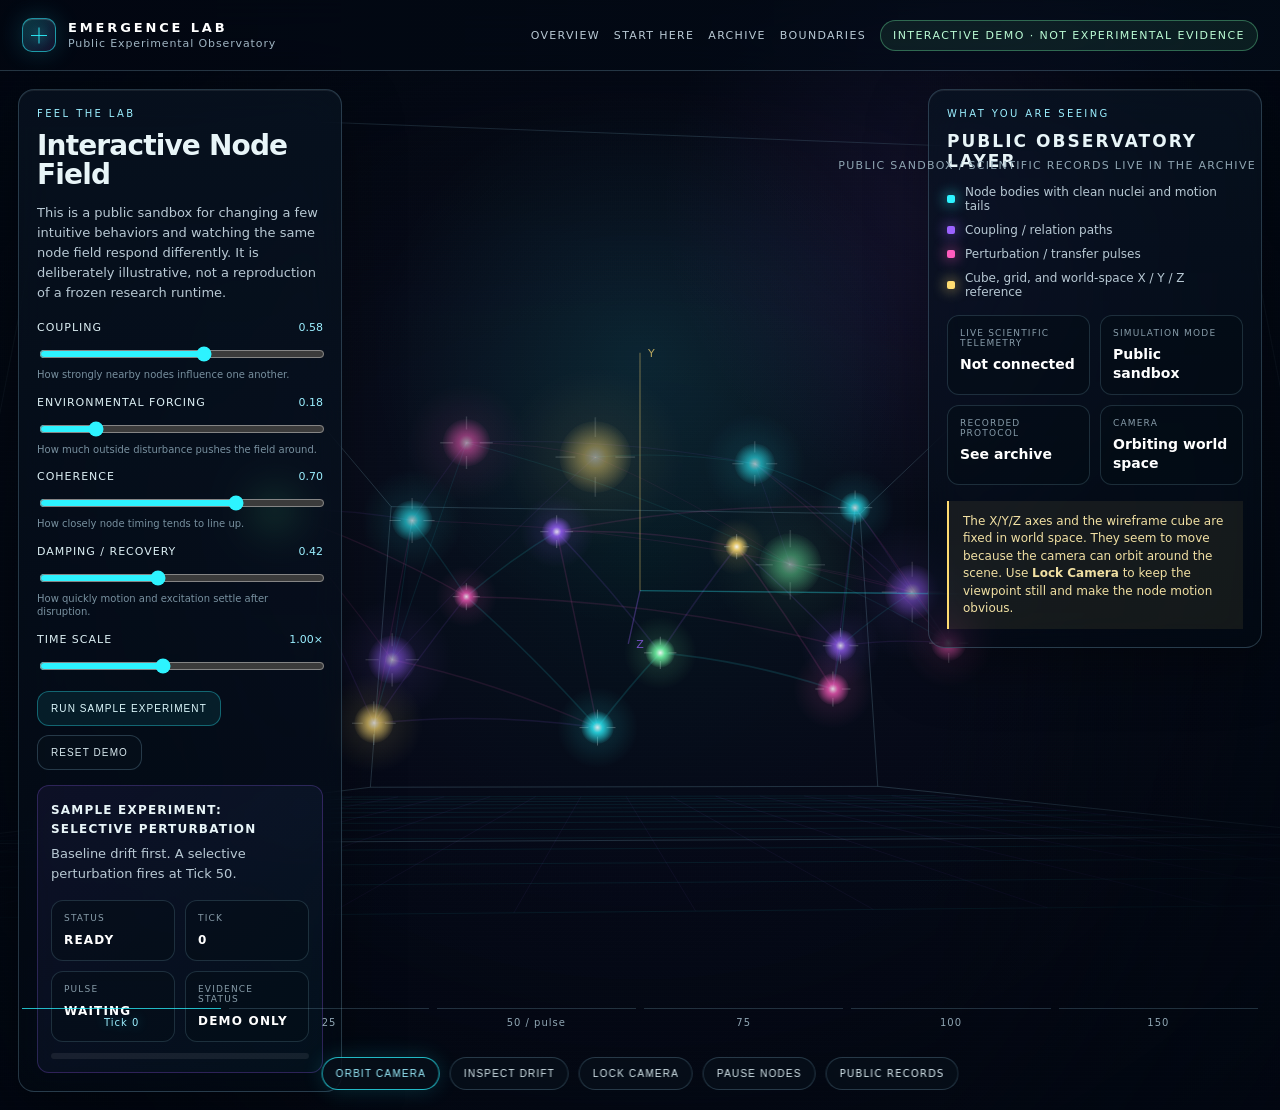
<file: lab/index.html>
<!doctype html>
<html lang="en">
<head>
<meta charset="utf-8">
<meta name="viewport" content="width=device-width,initial-scale=1">
<title>Emergence Lab — Public Experimental Observatory</title>
<link rel="stylesheet" href="../shared/observatory-3d.css">
<script src="../shared/telemetry-bridge.js"></script>
</head>
<body>
<main class="observatory-shell">
<header class="topbar">
  <a class="brand" href="../index.html">
    <span class="brand-symbol"></span>
    <span><span class="brand-title">EMERGENCE LAB</span><span class="brand-subtitle">Public Experimental Observatory</span></span>
  </a>
  <nav class="toplinks">
    <a href="../index.html">Overview</a>
    <a href="../articles/start-here.html">Start Here</a>
    <a href="../articles/experiment-archive.html">Archive</a>
    <a href="../articles/public-boundaries.html">Boundaries</a>
    <span class="status-pill">Interactive demo · not experimental evidence</span>
  </nav>
</header>

<section class="viewport">
  <canvas id="observatory3d"></canvas>
  <div class="chamber-overlay"></div>
  <div class="scanline"></div>
  <div class="mode-note">Public sandbox / scientific records live in the archive</div>

  <div class="mobile-toolbar" aria-label="Mobile observatory panels">
    <button class="chip mobile-toggle" type="button" data-panel-target="left-panel" aria-expanded="false">Parameters</button>
    <button class="chip mobile-toggle" type="button" data-panel-target="right-panel" aria-expanded="false">Info</button>
  </div>

  <aside class="panel left-panel">
    <button class="panel-close" type="button" data-close-panel>View Nodes</button>
    <div class="kicker">Feel the lab</div>
    <h1>Interactive Node Field</h1>
    <p>This is a public sandbox for changing a few intuitive behaviors and watching the same node field respond differently. It is deliberately illustrative, not a reproduction of a frozen research runtime.</p>

    <div class="slider-stack">
      <div class="control-row">
        <label for="coupling">Coupling</label><output id="couplingOut">0.58</output>
        <input id="coupling" type="range" min="0" max="1" step="0.01" value="0.58">
        <div class="control-help">How strongly nearby nodes influence one another.</div>
      </div>
      <div class="control-row">
        <label for="perturbation">Environmental forcing</label><output id="perturbationOut">0.18</output>
        <input id="perturbation" type="range" min="0" max="1" step="0.01" value="0.18">
        <div class="control-help">How much outside disturbance pushes the field around.</div>
      </div>
      <div class="control-row">
        <label for="coherence">Coherence</label><output id="coherenceOut">0.70</output>
        <input id="coherence" type="range" min="0" max="1" step="0.01" value="0.70">
        <div class="control-help">How closely node timing tends to line up.</div>
      </div>
      <div class="control-row">
        <label for="damping">Damping / recovery</label><output id="dampingOut">0.42</output>
        <input id="damping" type="range" min="0.05" max="0.95" step="0.01" value="0.42">
        <div class="control-help">How quickly motion and excitation settle after disruption.</div>
      </div>
      <div class="control-row">
        <label for="speed">Time scale</label><output id="speedOut">1.00×</output>
        <input id="speed" type="range" min="0.25" max="2" step="0.05" value="1.00">
      </div>
    </div>

    <div class="button-row">
      <button id="runExperiment" class="action-btn" type="button">Run Sample Experiment</button>
      <button id="resetDemo" class="action-btn secondary" type="button">Reset Demo</button>
    </div>

    <div class="experiment-card">
      <b>Sample experiment: selective perturbation</b>
      <p id="experimentNote">Baseline drift first. A selective perturbation fires at Tick 50.</p>
      <div class="readout-grid">
        <div class="readout"><span>Status</span><b id="experimentStatus">Ready</b></div>
        <div class="readout"><span>Tick</span><b id="demoTick">0</b></div>
        <div class="readout"><span>Pulse</span><b id="pulseState">Waiting</b></div>
        <div class="readout"><span>Evidence status</span><b>Demo only</b></div>
      </div>
      <div class="progress-shell"><div id="experimentProgress" class="progress-bar"></div></div>
    </div>
  </aside>

  <aside class="panel right-panel">
    <button class="panel-close" type="button" data-close-panel>View Nodes</button>
    <div class="kicker">What you are seeing</div>
    <h2>Public observatory layer</h2>
    <div class="legend-list">
      <div class="legend-row"><span class="legend-dot" style="color:#2df3ff;background:#2df3ff"></span> Node bodies with clean nuclei and motion tails</div>
      <div class="legend-row"><span class="legend-dot" style="color:#9b62ff;background:#9b62ff"></span> Coupling / relation paths</div>
      <div class="legend-row"><span class="legend-dot" style="color:#ff5cbe;background:#ff5cbe"></span> Perturbation / transfer pulses</div>
      <div class="legend-row"><span class="legend-dot" style="color:#ffdc72;background:#ffdc72"></span> Cube, grid, and world-space X / Y / Z reference</div>
    </div>

    <div class="readout-grid">
      <div class="readout"><span>Live scientific telemetry</span><b>Not connected</b></div>
      <div class="readout"><span>Simulation mode</span><b>Public sandbox</b></div>
      <div class="readout"><span>Recorded protocol</span><b>See archive</b></div>
      <div class="readout"><span>Camera</span><b id="cameraModeReadout">Orbiting world space</b></div>
    </div>

    <div class="warn">The X/Y/Z axes and the wireframe cube are fixed in world space. They seem to move because the camera can orbit around the scene. Use <b>Lock Camera</b> to keep the viewpoint still and make the node motion obvious.</div>
  </aside>

  <div class="bottom-strip">
    <div class="tick active" data-tick="0">Tick 0</div>
    <div class="tick" data-tick="25">25</div>
    <div class="tick" data-tick="50">50 / pulse</div>
    <div class="tick" data-tick="75">75</div>
    <div class="tick" data-tick="100">100</div>
    <div class="tick" data-tick="150">150</div>
  </div>

  <div class="controls">
    <button class="chip active" data-mode="orbit" type="button">Orbit Camera</button>
    <button class="chip" data-mode="inspect" type="button">Inspect Drift</button>
    <button id="lockCamera" class="chip" type="button">Lock Camera</button>
    <button id="pauseNodes" class="chip" type="button">Pause Nodes</button>
    <a class="chip" href="../articles/experiment-archive.html">Public Records</a>
  </div>
</section>
</main>
<script src="../shared/observatory-3d.js"></script>
</body>
</html>
</file>
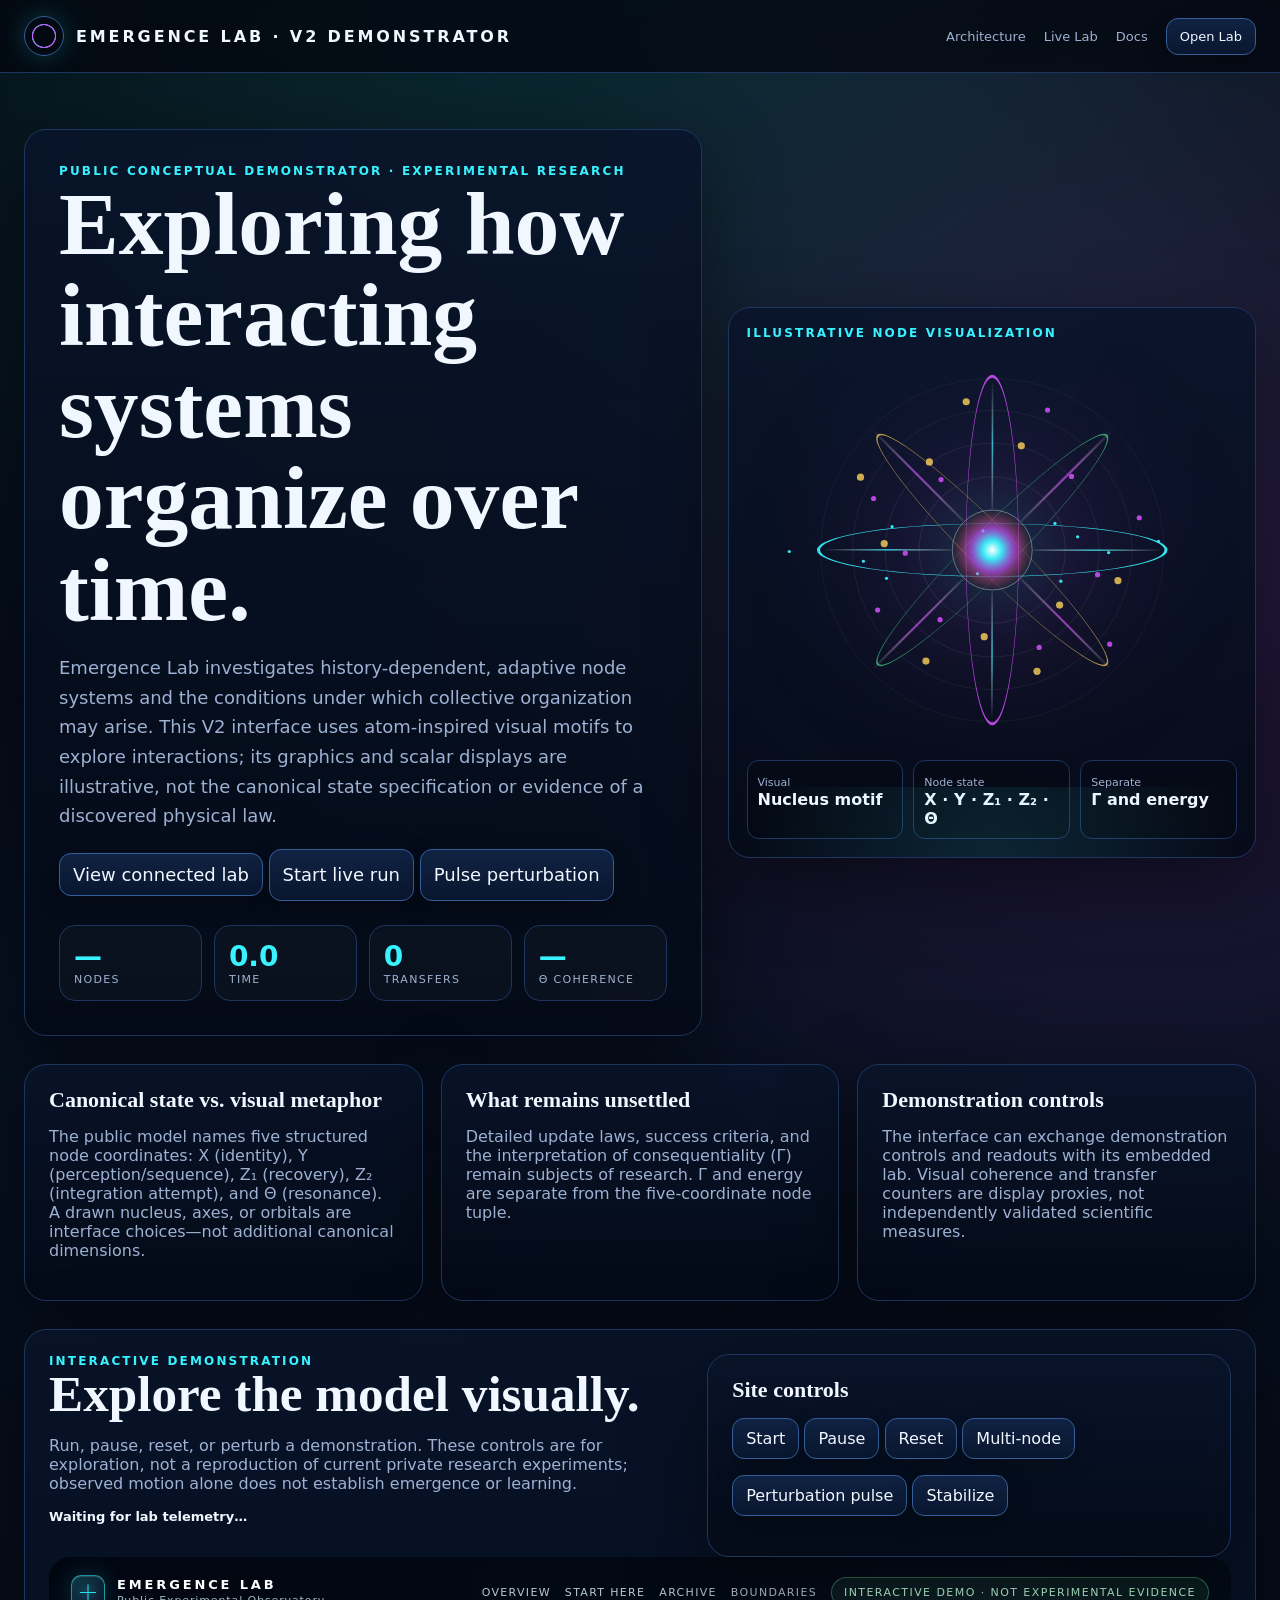
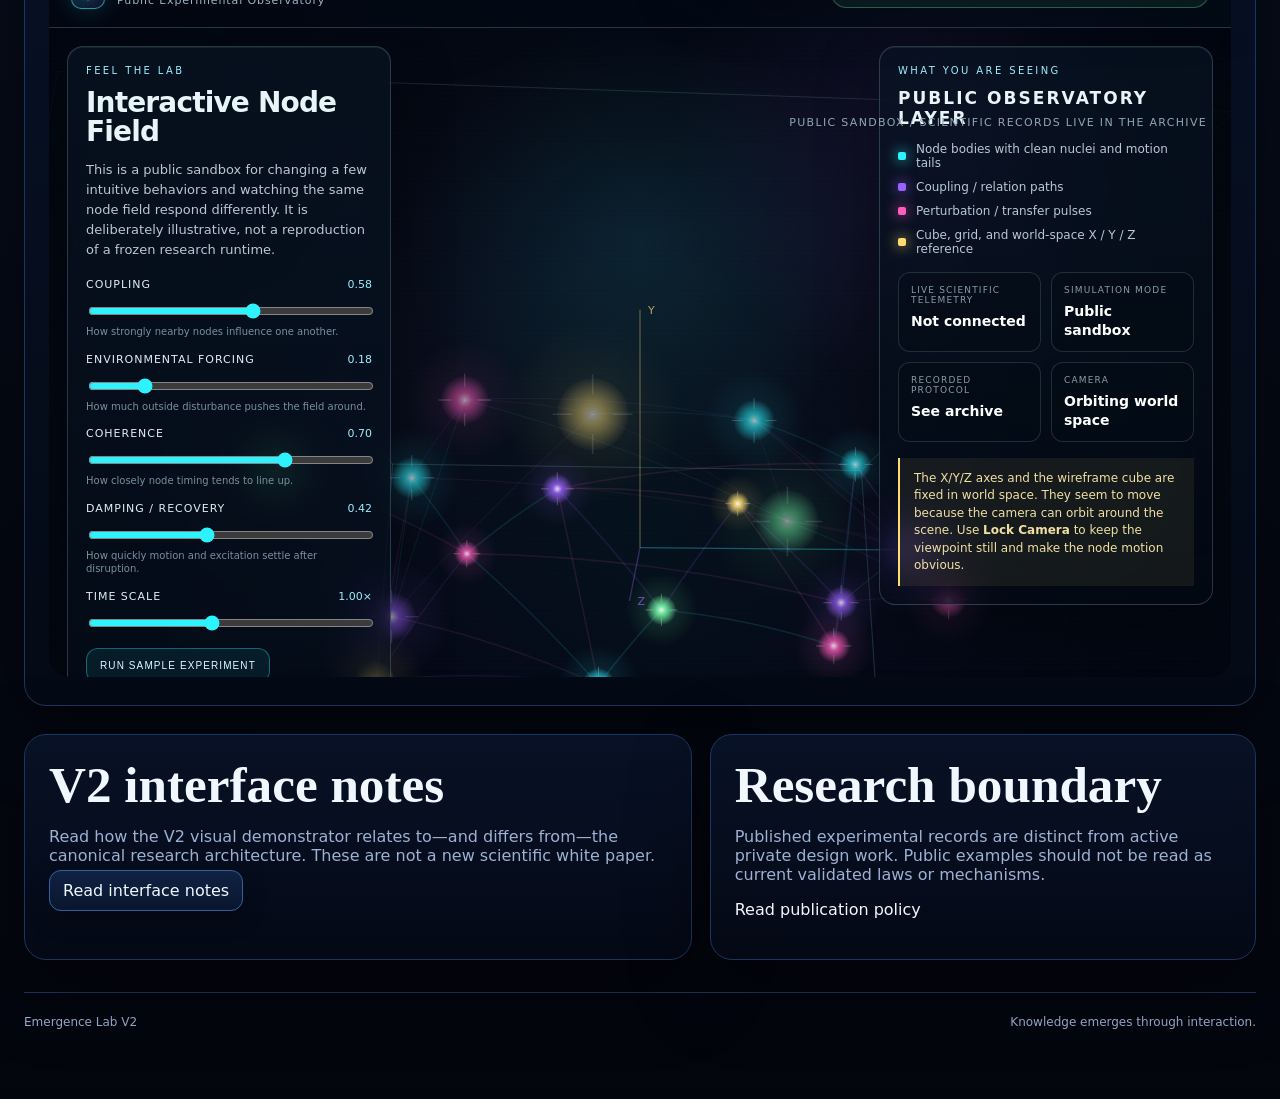
<file: site/index.html>
<!doctype html>
<html lang="en">
<head>
  <meta charset="utf-8"><meta name="viewport" content="width=device-width, initial-scale=1">
  <title>Emergence Lab — Public V2 Demonstrator</title>
  <link rel="stylesheet" href="../shared/el-style.css">
  <script src="../shared/el-bridge.js"></script>
  <script src="../shared/node-viz.js"></script>
</head>
<body>
<header>
  <nav>
    <a class="brand" href="#"><span class="sig"></span><span>Emergence Lab · V2 demonstrator</span></a>
    <div class="navlinks"><a href="#architecture">Architecture</a><a href="#live">Live Lab</a><a href="#docs">Docs</a><a class="button" href="../lab/index.html" target="_blank">Open Lab</a></div>
  </nav>
</header>
<main>
  <section class="hero">
    <div class="panel hero-copy">
      <div class="kicker">Public conceptual demonstrator · Experimental research</div>
      <h1>Exploring how interacting systems organize over time.</h1>
      <p>Emergence Lab investigates history-dependent, adaptive node systems and the conditions under which collective organization may arise. This V2 interface uses atom-inspired visual motifs to explore interactions; its graphics and scalar displays are illustrative, not the canonical state specification or evidence of a discovered physical law.</p>
      <p><a class="button" href="#live">View connected lab</a> <button id="cmdStart">Start live run</button> <button id="cmdPerturb">Pulse perturbation</button></p>
      <div class="stats">
        <div class="stat"><b id="siteNodes">—</b><span>Nodes</span></div>
        <div class="stat"><b id="siteTime">0.0</b><span>Time</span></div>
        <div class="stat"><b id="siteWrites">0</b><span>Transfers</span></div>
        <div class="stat"><b id="siteCoherence">—</b><span>Θ coherence</span></div>
      </div>
    </div>
    <div class="panel node-card">
      <div class="kicker">Illustrative node visualization</div>
      <canvas id="nodePreview"></canvas>
      <div class="status">
        <div><span>Visual</span><b>Nucleus motif</b></div><div><span>Node state</span><b>X · Y · Z₁ · Z₂ · Θ</b></div><div><span>Separate</span><b>Γ and energy</b></div>
      </div>
    </div>
  </section>
  <section id="architecture" class="grid three">
    <div class="panel card"><h3>Canonical state vs. visual metaphor</h3><p class="muted">The public model names five structured node coordinates: X (identity), Y (perception/sequence), Z₁ (recovery), Z₂ (integration attempt), and Θ (resonance). A drawn nucleus, axes, or orbitals are interface choices—not additional canonical dimensions.</p></div>
    <div class="panel card"><h3>What remains unsettled</h3><p class="muted">Detailed update laws, success criteria, and the interpretation of consequentiality (Γ) remain subjects of research. Γ and energy are separate from the five-coordinate node tuple.</p></div>
    <div class="panel card"><h3>Demonstration controls</h3><p class="muted">The interface can exchange demonstration controls and readouts with its embedded lab. Visual coherence and transfer counters are display proxies, not independently validated scientific measures.</p></div>
  </section>
  <section id="live" class="panel card">
    <div class="grid two">
      <div><div class="kicker">Interactive demonstration</div><h2>Explore the model visually.</h2><p class="muted">Run, pause, reset, or perturb a demonstration. These controls are for exploration, not a reproduction of current private research experiments; observed motion alone does not establish emergence or learning.</p><div class="feed" id="feed"><b>Waiting for lab telemetry…</b></div></div>
      <div class="panel card"><h3>Site controls</h3><p><button data-command="start">Start</button> <button data-command="pause">Pause</button> <button data-command="reset">Reset</button> <button data-command="multi">Multi-node</button></p><p><button data-command="perturb">Perturbation pulse</button> <button data-command="stabilize">Stabilize</button></p></div>
    </div>
    <iframe class="live-frame" src="../lab/index.html?embedded=1" title="Emergence Lab V2 Live Lab"></iframe>
  </section>
  <section id="docs" class="grid two">
    <div class="panel card"><h2>V2 interface notes</h2><p class="muted">Read how the V2 visual demonstrator relates to—and differs from—the canonical research architecture. These are not a new scientific white paper.</p><p><a class="button" href="../docs/Emergence_Lab_Research_Brief_V2.md">Read interface notes</a></p></div>
    <div class="panel card"><h2>Research boundary</h2><p class="muted">Published experimental records are distinct from active private design work. Public examples should not be read as current validated laws or mechanisms.</p><p><a href="../PUBLICATION-BOUNDARY.md">Read publication policy</a></p></div>
  </section>
  <div class="footer"><span>Emergence Lab V2</span><span>Knowledge emerges through interaction.</span></div>
</main>
<script>
  drawCanonicalNode(document.getElementById("nodePreview"), {speed:1});
  const setText=(id,v)=>{const el=document.getElementById(id); if(el) el.textContent=v;};
  function renderTelemetry(t){ if(!t) return; setText("siteNodes", t.nodeCount ?? "—"); setText("siteTime", Number(t.time||0).toFixed(1)); setText("siteWrites", t.transfers ?? 0); setText("siteCoherence", Number(t.thetaCoherence||0).toFixed(2)); document.getElementById("feed").innerHTML = `<b>Lab online</b><span>Mode: ${t.mode}</span><span>X ${t.X.toFixed(2)} · Y ${t.Y.toFixed(2)} · Z₁ ${t.Z1.toFixed(2)} · Z₂ ${t.Z2.toFixed(2)}</span><span>Environment ${t.environment.toFixed(2)} · Γ ${t.gamma.toFixed(2)}</span>`; }
  const last = ELBridge.lastTelemetry(); if(last) renderTelemetry(last.payload);
  ELBridge.on(ev => { if(ev.type === "telemetry") renderTelemetry(ev.payload); });
  document.querySelectorAll("[data-command],#cmdStart,#cmdPerturb").forEach(btn=>{ btn.addEventListener("click",()=>{ const command = btn.dataset.command || (btn.id==="cmdPerturb" ? "perturb" : "start"); ELBridge.publishCommand({command}); }); });
</script>
</body>
</html>
</file>
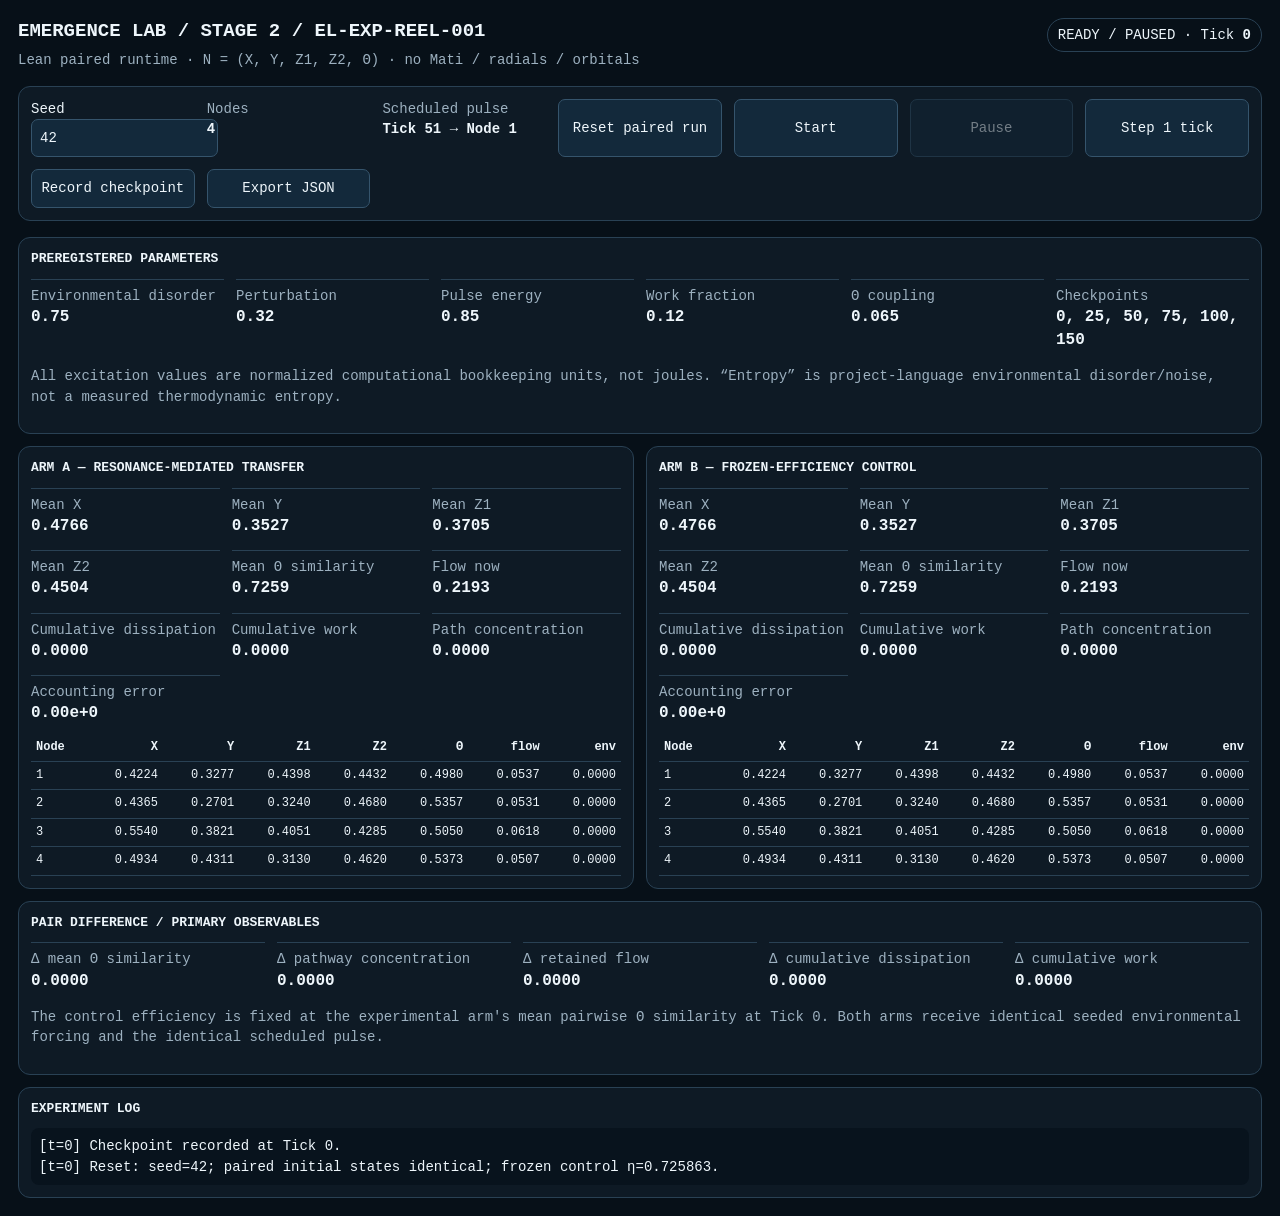
<file: stage2/reel-001/index.html>
<!doctype html>
<html lang="en">
<head>
<meta charset="utf-8">
<meta name="viewport" content="width=device-width,initial-scale=1">
<title>Emergence Lab — Stage 2 / EL-EXP-REEL-001</title>
<style>
  :root{color-scheme:dark;--bg:#071018;--panel:#0e1a25;--line:#294154;--text:#eef6fb;--muted:#9db1c0;--accent:#7dd3fc;--warn:#fbbf24}
  *{box-sizing:border-box} body{margin:0;background:var(--bg);color:var(--text);font:14px/1.45 ui-monospace,SFMono-Regular,Menlo,monospace}
  main{max-width:1450px;margin:auto;padding:18px}.top{display:flex;justify-content:space-between;gap:14px;align-items:flex-start;flex-wrap:wrap}
  h1{font-size:19px;margin:0 0 4px}.sub,.muted{color:var(--muted)} .badge{border:1px solid var(--line);border-radius:999px;padding:6px 10px}
  .controls,.grid,.metrics{display:grid;gap:12px}.controls{grid-template-columns:repeat(auto-fit,minmax(150px,1fr));margin:16px 0}.grid{grid-template-columns:1fr 1fr}
  .card{background:var(--panel);border:1px solid var(--line);border-radius:12px;padding:12px}.card h2{font-size:13px;margin:0 0 10px}
  button,input{font:inherit;background:#13293b;color:var(--text);border:1px solid #35546c;border-radius:7px;padding:8px}button{cursor:pointer}button:disabled{opacity:.45;cursor:not-allowed}
  .metrics{grid-template-columns:repeat(auto-fit,minmax(145px,1fr))}.metric{border-top:1px solid var(--line);padding-top:6px}.metric b{display:block;font-size:16px}
  table{width:100%;border-collapse:collapse;margin-top:8px;font-size:12px}th,td{border-bottom:1px solid var(--line);padding:5px;text-align:right}th:first-child,td:first-child{text-align:left}
  .log{max-height:250px;overflow:auto;white-space:pre-wrap;background:#08131d;border-radius:8px;padding:8px}.warning{color:var(--warn)}
  @media(max-width:850px){.grid{grid-template-columns:1fr}}
</style>
</head>
<body>
<main>
  <div class="top">
    <div><h1>EMERGENCE LAB / STAGE 2 / EL-EXP-REEL-001</h1><div class="sub">Lean paired runtime · N = (X, Y, Z1, Z2, Θ) · no Mati / radials / orbitals</div></div>
    <div class="badge"><span id="runState">READY / PAUSED</span> · Tick <b id="tick">0</b></div>
  </div>

  <section class="controls card">
    <label>Seed<br><input id="seed" type="number" value="42" step="1"></label>
    <div><span class="muted">Nodes</span><br><b>4</b></div>
    <div><span class="muted">Scheduled pulse</span><br><b>Tick 51 → Node 1</b></div>
    <button id="reset">Reset paired run</button>
    <button id="start">Start</button>
    <button id="pause" disabled>Pause</button>
    <button id="step">Step 1 tick</button>
    <button id="checkpoint">Record checkpoint</button>
    <button id="export">Export JSON</button>
  </section>

  <section class="card">
    <h2>PREREGISTERED PARAMETERS</h2>
    <div class="metrics" id="params"></div>
    <p class="muted">All excitation values are normalized computational bookkeeping units, not joules. “Entropy” is project-language environmental disorder/noise, not a measured thermodynamic entropy.</p>
  </section>

  <div class="grid" style="margin-top:12px">
    <section class="card" id="expArm"><h2>ARM A — RESONANCE-MEDIATED TRANSFER</h2><div class="metrics armMetrics"></div><div class="nodeTable"></div></section>
    <section class="card" id="ctrlArm"><h2>ARM B — FROZEN-EFFICIENCY CONTROL</h2><div class="metrics armMetrics"></div><div class="nodeTable"></div></section>
  </div>

  <section class="card" style="margin-top:12px">
    <h2>PAIR DIFFERENCE / PRIMARY OBSERVABLES</h2>
    <div class="metrics" id="diffMetrics"></div>
    <p class="muted">The control efficiency is fixed at the experimental arm's mean pairwise Θ similarity at Tick 0. Both arms receive identical seeded environmental forcing and the identical scheduled pulse.</p>
  </section>

  <section class="card" style="margin-top:12px">
    <h2>EXPERIMENT LOG</h2><div class="log" id="log"></div>
  </section>
</main>
<script>
'use strict';

const P = Object.freeze({
  nodes:4, dim:3, dt:1,
  entropy:0.75,
  perturbation:0.32,
  baselineFlow:0.06,
  envLearning:0.055,
  thetaCoupling:0.065,
  z1Gain:0.055,
  z1Recovery:0.018,
  z2Gain:0.060,
  xWorkGain:0.040,
  workFraction:0.12,
  pulseTick:51,
  pulseNode:0,
  pulseEnergy:0.85,
  pulsePattern:[0.92,0.18,0.74],
  checkpoints:[0,25,50,75,100,150]
});

const clamp=x=>Math.max(0,Math.min(1,x));
const mean=a=>a.reduce((s,x)=>s+x,0)/Math.max(1,a.length);
const clone=o=>JSON.parse(JSON.stringify(o));
const lerp=(a,b,t)=>a+(b-a)*t;
function hashSeed(n){let x=(Number(n)||0)>>>0;x^=x>>>16;x=Math.imul(x,0x7feb352d);x^=x>>>15;x=Math.imul(x,0x846ca68b);x^=x>>>16;return x>>>0}
function mulberry32(seed){let a=seed>>>0;return()=>{a|=0;a=a+0x6D2B79F5|0;let t=Math.imul(a^a>>>15,1|a);t=t+Math.imul(t^t>>>7,61|t)^t;return((t^t>>>14)>>>0)/4294967296}}
function vec(rng,lo=.2,hi=.8){return Array.from({length:P.dim},()=>lo+(hi-lo)*rng())}
function avgVec(v){return mean(v)}
function vecSim(a,b){let s=0;for(let k=0;k<P.dim;k++)s+=1-Math.min(1,Math.abs(a[k]-b[k]));return clamp(s/P.dim)}
function circularPhaseSim(a,b){let s=0;for(let k=0;k<P.dim;k++){let d=Math.abs(a[k]-b[k])%1;d=Math.min(d,1-d);s+=1-Math.min(1,d*2)}return clamp(s/P.dim)}
function thetaSimilarity(a,b){
  const sp=circularPhaseSim(a.phase,b.phase), sf=vecSim(a.frequency,b.frequency), sa=vecSim(a.amplitude,b.amplitude), sc=1-Math.abs(a.coherence-b.coherence);
  return clamp(.40*sp+.30*sf+.20*sa+.10*sc);
}
function thetaProjection(t){return mean([avgVec(t.frequency),avgVec(t.phase),avgVec(t.amplitude),t.coherence])}
function makeNode(rng,id){
  return {id,
    X:vec(rng,.28,.72),Y:vec(rng,.18,.58),Z1:vec(rng,.18,.55),Z2:vec(rng,.25,.62),
    Theta:{frequency:vec(rng,.22,.78),phase:vec(rng,.05,.95),amplitude:vec(rng,.25,.75),coherence:.35+.30*rng()},
    flow:P.baselineFlow*(.7+.6*rng()), incoming:0, envLast:0, transferredLast:0, dissipatedLast:0, workLast:0
  };
}
function initSystem(seed){const rng=mulberry32(hashSeed(seed));return Array.from({length:P.nodes},(_,i)=>makeNode(rng,i+1))}
function initTelemetry(){return {env:0,transferred:0,dissipated:0,work:0,carry:0,energyError:0,pulseCount:0,edgeTransfers:Array(P.nodes*P.nodes).fill(0)}}
function pairSims(nodes){const a=[];for(let i=0;i<nodes.length;i++)for(let j=i+1;j<nodes.length;j++)a.push(thetaSimilarity(nodes[i].Theta,nodes[j].Theta));return a}
function meanPairSim(nodes){return mean(pairSims(nodes))}
function variance(a){const m=mean(a);return mean(a.map(x=>(x-m)*(x-m)))}
function pathwayConcentration(tel){const vals=tel.edgeTransfers.filter(x=>x>0);const s=vals.reduce((a,b)=>a+b,0);if(!s)return 0;return vals.reduce((h,x)=>h+(x/s)**2,0)}

let state={seed:42,tick:0,running:false,exp:[],ctrl:[],expTel:initTelemetry(),ctrlTel:initTelemetry(),controlEta:.5,checkpoints:[],events:[]};
let timer=null;

function envForTick(seed,tick){
  // Fresh local generator makes each tick's environment a pure function of seed+tick.
  const rng=mulberry32(hashSeed((seed>>>0)^Math.imul(tick+1,0x9e3779b1)));
  const out=[];
  for(let i=0;i<P.nodes;i++){
    const raw=Array.from({length:P.dim},()=>rng());
    const disorder=raw.map(x=>clamp(.5+(x-.5)*P.entropy*2));
    let e=P.perturbation*(.25+.75*mean(raw.map(x=>Math.abs(x-.5)*2)));
    out.push({energy:e,pattern:disorder,pulse:false});
  }
  if(tick===P.pulseTick){out[P.pulseNode]={energy:out[P.pulseNode].energy+P.pulseEnergy,pattern:P.pulsePattern.slice(),pulse:true}}
  return out;
}

function circularLerp(a,b,t){let d=((b-a+.5)%1)-.5;return (a+d*t+1)%1}
function updateThetaFromTransfer(dst,src,strength){
  const t=clamp(P.thetaCoupling*strength);
  for(let k=0;k<P.dim;k++){
    dst.Theta.frequency[k]=clamp(lerp(dst.Theta.frequency[k],src.Theta.frequency[k],t));
    dst.Theta.amplitude[k]=clamp(lerp(dst.Theta.amplitude[k],src.Theta.amplitude[k],t));
    dst.Theta.phase[k]=circularLerp(dst.Theta.phase[k],src.Theta.phase[k],t);
  }
  const sim=thetaSimilarity(dst.Theta,src.Theta);
  dst.Theta.coherence=clamp(dst.Theta.coherence + t*(sim-dst.Theta.coherence));
}
function updateThetaFromY(node,energy){
  const t=clamp(P.envLearning*energy*.35);
  for(let k=0;k<P.dim;k++){
    node.Theta.frequency[k]=clamp(lerp(node.Theta.frequency[k],node.Y[k],t));
    node.Theta.amplitude[k]=clamp(lerp(node.Theta.amplitude[k],Math.abs(node.Y[k]-.5)*2,t));
    node.Theta.phase[k]=(node.Theta.phase[k]+node.Theta.frequency[k]*0.0125)%1;
  }
  const internal=1-Math.sqrt(variance(node.Theta.frequency));
  node.Theta.coherence=clamp(lerp(node.Theta.coherence,clamp(internal),t));
}

function stepSystem(nodes,tel,env,mode,controlEta){
  const n=nodes.length;
  const nextFlow=Array(n).fill(0), incomingPattern=Array.from({length:n},()=>Array(P.dim).fill(0)), incomingWeight=Array(n).fill(0);
  for(let i=0;i<n;i++){
    const node=nodes[i], f=env[i];
    node.envLast=f.energy; node.transferredLast=0;node.dissipatedLast=0;node.workLast=0;
    tel.env+=f.energy;if(f.pulse)tel.pulseCount++;
    for(let k=0;k<P.dim;k++) node.Y[k]=clamp(lerp(node.Y[k],f.pattern[k],P.envLearning*f.energy));
    updateThetaFromY(node,f.energy);
  }
  for(let i=0;i<n;i++){
    const src=nodes[i], available=Math.max(0,src.flow+env[i].energy), share=available/(n-1);
    let outAccounted=0;
    for(let j=0;j<n;j++) if(j!==i){
      const dst=nodes[j];
      const sim=thetaSimilarity(src.Theta,dst.Theta);
      const eta=mode==='resonant'?sim:controlEta;
      const transmitted=share*eta;
      const dissipated=share-transmitted;
      const integrationReadiness=.35+.65*avgVec(dst.Z2);
      const work=transmitted*P.workFraction*integrationReadiness;
      const carry=Math.max(0,transmitted-work);
      nextFlow[j]+=carry; incomingWeight[j]+=carry;
      for(let k=0;k<P.dim;k++) incomingPattern[j][k]+=carry*src.Y[k];
      const edge=i*n+j;tel.edgeTransfers[edge]+=transmitted;
      tel.transferred+=transmitted;tel.dissipated+=dissipated;tel.work+=work;tel.carry+=carry;
      src.transferredLast+=transmitted;src.dissipatedLast+=dissipated;dst.workLast+=work;
      outAccounted+=dissipated+work+carry;
      const mismatch=1-eta;
      for(let k=0;k<P.dim;k++){
        dst.Z1[k]=clamp(dst.Z1[k]+P.z1Gain*mismatch*(1-dst.Z1[k])-P.z1Recovery*eta*dst.Z1[k]);
        dst.Z2[k]=clamp(lerp(dst.Z2[k],src.Y[k],P.z2Gain*eta));
        dst.X[k]=clamp(lerp(dst.X[k],src.Y[k],P.xWorkGain*work));
      }
      updateThetaFromTransfer(dst,src,transmitted);
    }
    tel.energyError+=Math.abs(available-outAccounted);
  }
  for(let j=0;j<n;j++){
    const dst=nodes[j];
    dst.incoming=incomingWeight[j];dst.flow=nextFlow[j];
    if(incomingWeight[j]>1e-12){for(let k=0;k<P.dim;k++){const p=incomingPattern[j][k]/incomingWeight[j];dst.Y[k]=clamp(lerp(dst.Y[k],p,P.envLearning*incomingWeight[j]));}}
  }
}

function stepPair(){
  const nextTick=state.tick+1, env=envForTick(state.seed,nextTick);
  stepSystem(state.exp,state.expTel,env,'resonant',state.controlEta);
  stepSystem(state.ctrl,state.ctrlTel,env,'control',state.controlEta);
  state.tick=nextTick;
  if(nextTick===P.pulseTick) logEvent(`Tick ${nextTick}: scheduled selective environmental exposure pulse delivered identically to Node 1 in both arms.`);
  if(P.checkpoints.includes(nextTick)){recordCheckpoint(true);pauseRun();}
  render();
}
function resetRun(){
  pauseRun();const seed=Number(document.getElementById('seed').value)||42;
  const base=initSystem(seed);state={seed,tick:0,running:false,exp:clone(base),ctrl:clone(base),expTel:initTelemetry(),ctrlTel:initTelemetry(),controlEta:meanPairSim(base),checkpoints:[],events:[]};
  document.getElementById('seed').value=seed;recordCheckpoint(false);logEvent(`Reset: seed=${seed}; paired initial states identical; frozen control η=${state.controlEta.toFixed(6)}.`);render();
}
function startRun(){if(state.running)return;state.running=true;timer=setInterval(stepPair,120);render()}
function pauseRun(){state.running=false;if(timer){clearInterval(timer);timer=null}render()}
function snapshotArm(nodes,tel){return {meanX:mean(nodes.map(n=>avgVec(n.X))),meanY:mean(nodes.map(n=>avgVec(n.Y))),meanZ1:mean(nodes.map(n=>avgVec(n.Z1))),meanZ2:mean(nodes.map(n=>avgVec(n.Z2))),meanTheta:mean(nodes.map(n=>thetaProjection(n.Theta))),meanThetaSimilarity:meanPairSim(nodes),thetaSimilarityVariance:variance(pairSims(nodes)),flow:nodes.reduce((s,n)=>s+n.flow,0),pathwayConcentration:pathwayConcentration(tel),telemetry:clone(tel),nodes:clone(nodes)}}
function recordCheckpoint(auto=false){
  const cp={tick:state.tick,auto,exp:snapshotArm(state.exp,state.expTel),control:snapshotArm(state.ctrl,state.ctrlTel)};
  const old=state.checkpoints.findIndex(x=>x.tick===state.tick);if(old>=0)state.checkpoints[old]=cp;else state.checkpoints.push(cp);
  logEvent(`Checkpoint recorded at Tick ${state.tick}${auto?' (scheduled)':''}.`);render();
}
function logEvent(text){state.events.push({tick:state.tick,text});renderLog()}
function fmt(x,d=4){return Number(x).toFixed(d)}
function metric(label,val){return `<div class="metric"><span class="muted">${label}</span><b>${val}</b></div>`}
function renderArm(el,nodes,tel){
  const s=snapshotArm(nodes,tel);el.querySelector('.armMetrics').innerHTML=
    metric('Mean X',fmt(s.meanX))+metric('Mean Y',fmt(s.meanY))+metric('Mean Z1',fmt(s.meanZ1))+metric('Mean Z2',fmt(s.meanZ2))+
    metric('Mean Θ similarity',fmt(s.meanThetaSimilarity))+metric('Flow now',fmt(s.flow))+metric('Cumulative dissipation',fmt(tel.dissipated))+metric('Cumulative work',fmt(tel.work))+metric('Path concentration',fmt(s.pathwayConcentration))+metric('Accounting error',tel.energyError.toExponential(2));
  let h='<table><thead><tr><th>Node</th><th>X</th><th>Y</th><th>Z1</th><th>Z2</th><th>Θ</th><th>flow</th><th>env</th></tr></thead><tbody>';
  for(const n of nodes)h+=`<tr><td>${n.id}</td><td>${fmt(avgVec(n.X))}</td><td>${fmt(avgVec(n.Y))}</td><td>${fmt(avgVec(n.Z1))}</td><td>${fmt(avgVec(n.Z2))}</td><td>${fmt(thetaProjection(n.Theta))}</td><td>${fmt(n.flow)}</td><td>${fmt(n.envLast)}</td></tr>`;
  el.querySelector('.nodeTable').innerHTML=h+'</tbody></table>';
}
function renderLog(){document.getElementById('log').textContent=state.events.map(e=>`[t=${e.tick}] ${e.text}`).join('\n')}
function render(){
  document.getElementById('tick').textContent=state.tick;document.getElementById('runState').textContent=state.running?'RUNNING':'READY / PAUSED';
  document.getElementById('start').disabled=state.running;document.getElementById('pause').disabled=!state.running;document.getElementById('step').disabled=state.running;document.getElementById('reset').disabled=state.running;document.getElementById('seed').disabled=state.running;
  renderArm(document.getElementById('expArm'),state.exp,state.expTel);renderArm(document.getElementById('ctrlArm'),state.ctrl,state.ctrlTel);
  const ex=snapshotArm(state.exp,state.expTel),ct=snapshotArm(state.ctrl,state.ctrlTel);
  document.getElementById('diffMetrics').innerHTML=metric('Δ mean Θ similarity',fmt(ex.meanThetaSimilarity-ct.meanThetaSimilarity))+metric('Δ pathway concentration',fmt(ex.pathwayConcentration-ct.pathwayConcentration))+metric('Δ retained flow',fmt(ex.flow-ct.flow))+metric('Δ cumulative dissipation',fmt(state.expTel.dissipated-state.ctrlTel.dissipated))+metric('Δ cumulative work',fmt(state.expTel.work-state.ctrlTel.work));
  renderLog();
}
function renderParams(){const p=document.getElementById('params');p.innerHTML=metric('Environmental disorder',P.entropy)+metric('Perturbation',P.perturbation)+metric('Pulse energy',P.pulseEnergy)+metric('Work fraction',P.workFraction)+metric('Θ coupling',P.thetaCoupling)+metric('Checkpoints',P.checkpoints.join(', '));}
function exportRun(){
  const payload={experiment:'EL-EXP-REEL-001',architecture:'Stage 2 lean',coreState:'N=(X,Y,Z1,Z2,Theta)',energyUnits:'normalized computational excitation/work units',seed:state.seed,tick:state.tick,parameters:P,controlEta:state.controlEta,checkpoints:state.checkpoints,events:state.events,final:{experimental:snapshotArm(state.exp,state.expTel),control:snapshotArm(state.ctrl,state.ctrlTel)}};
  const blob=new Blob([JSON.stringify(payload,null,2)],{type:'application/json'}),a=document.createElement('a');a.href=URL.createObjectURL(blob);a.download=`EL-EXP-REEL-001-seed-${state.seed}-t${state.tick}.json`;a.click();URL.revokeObjectURL(a.href);
}

document.getElementById('reset').onclick=resetRun;document.getElementById('start').onclick=startRun;document.getElementById('pause').onclick=pauseRun;document.getElementById('step').onclick=()=>{if(!state.running)stepPair()};document.getElementById('checkpoint').onclick=()=>recordCheckpoint(false);document.getElementById('export').onclick=exportRun;
document.getElementById('seed').onchange=()=>{if(!state.running)logEvent('Seed edited. Press Reset paired run before execution; current initialized state has not changed.')};
renderParams();resetRun();
</script>
</body>
</html>
</file>
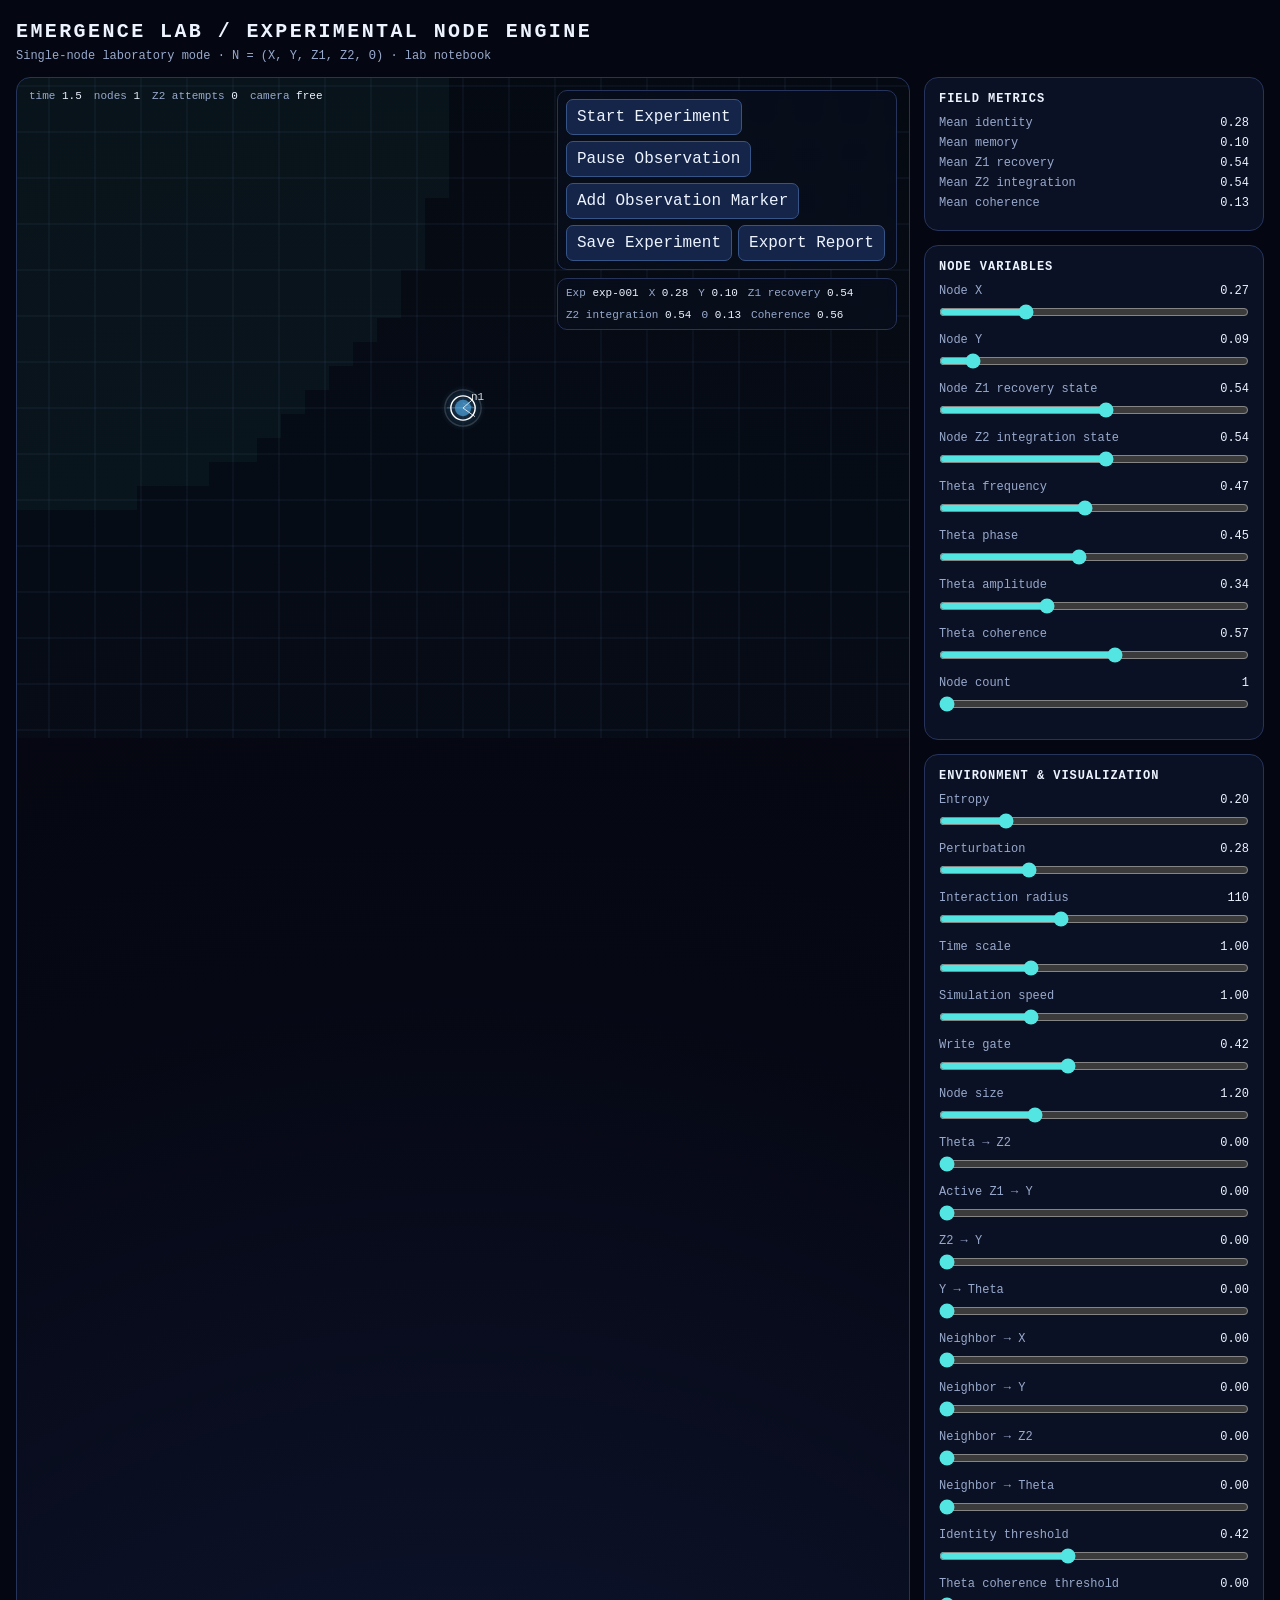
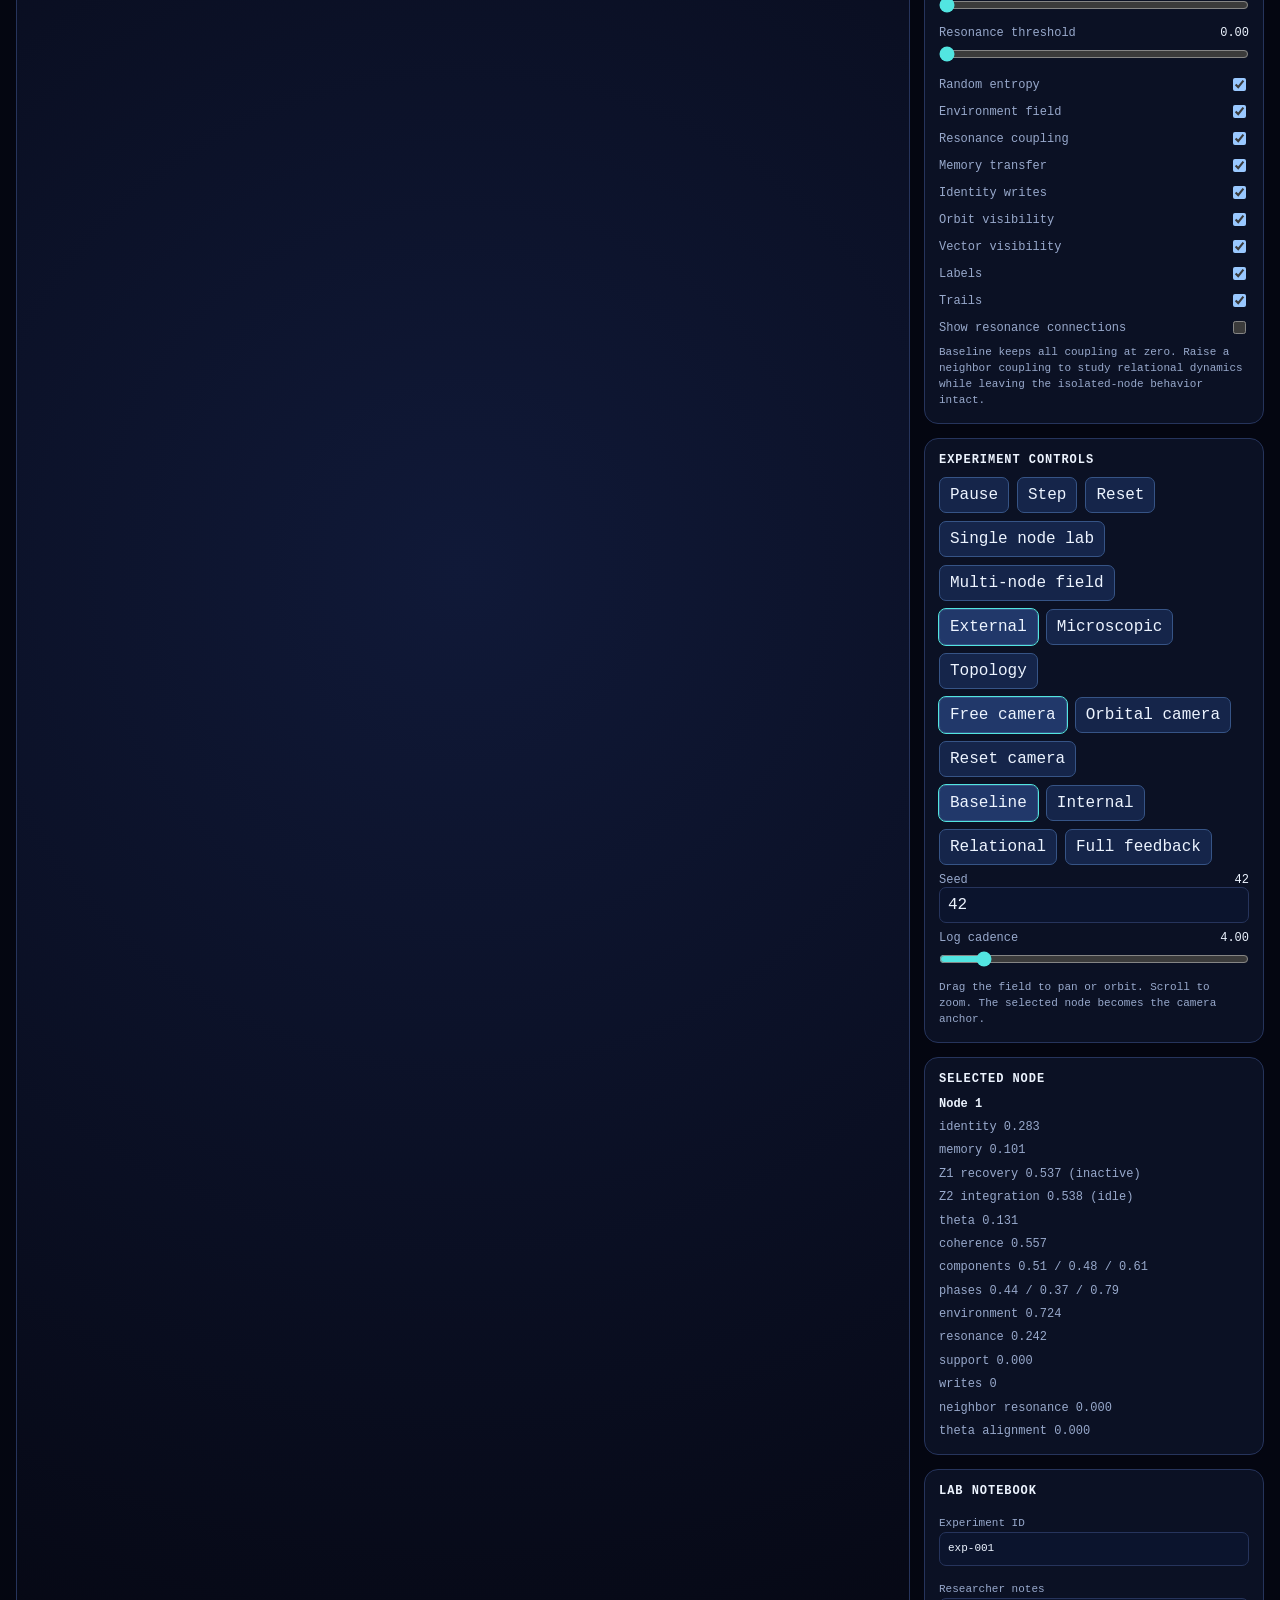
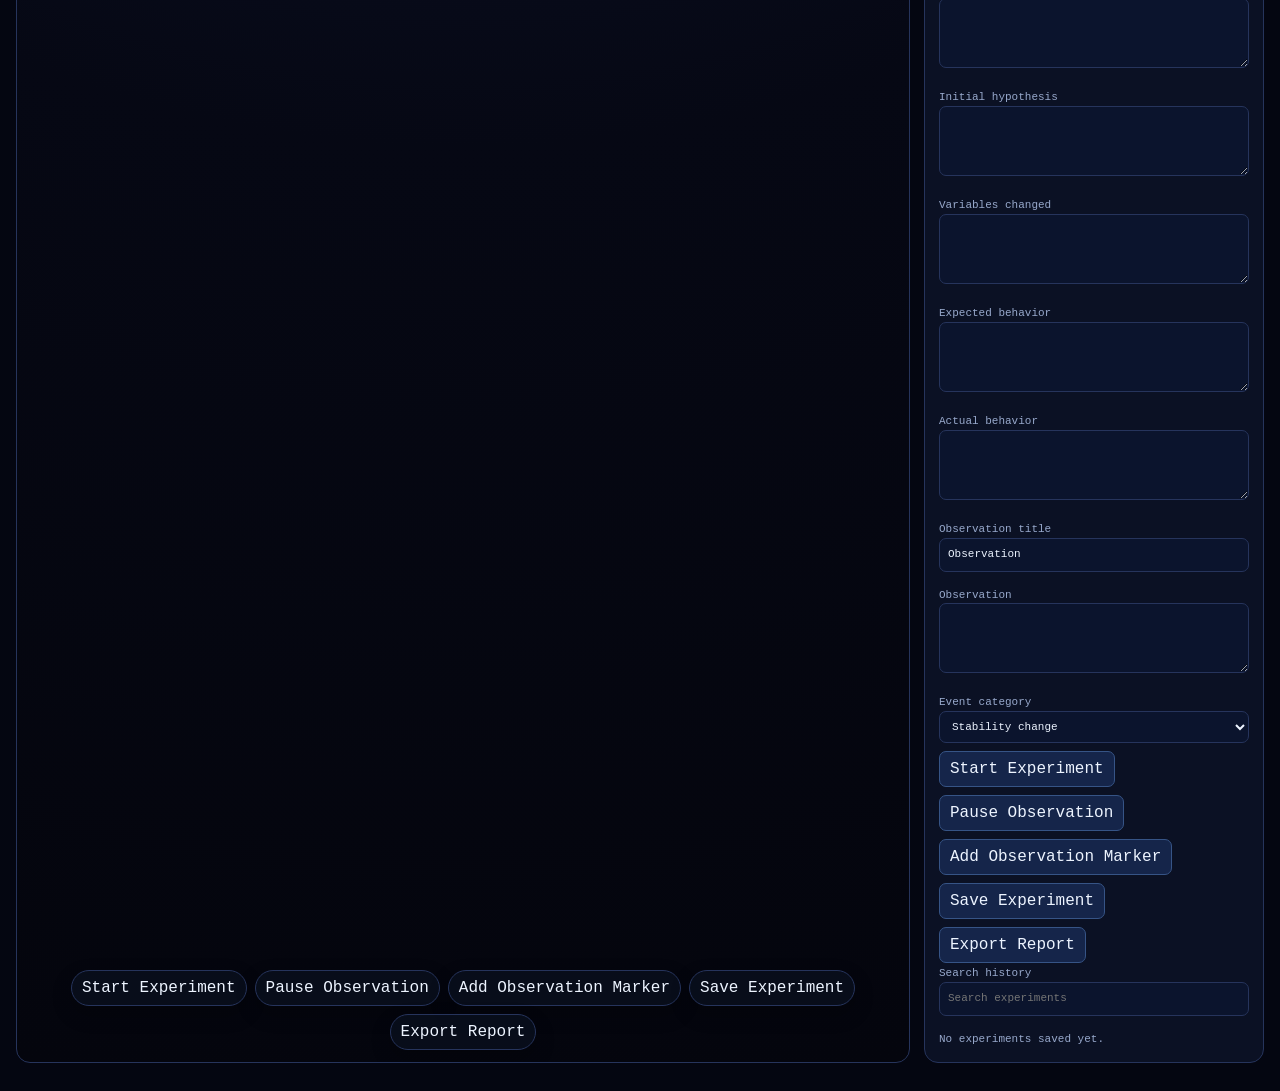
<file: emergenceLabVSSim-z1-z2.html>
<!doctype html>
<html lang="en">
<head>
  <meta charset="utf-8">
  <meta name="viewport" content="width=device-width, initial-scale=1">
  <title>Emergence Lab — Experimental Node Engine</title>
  <style>
    :root {
      color-scheme: dark;
      --bg: #040611;
      --panel: #0b1124;
      --line: #26345c;
      --text: #edf4ff;
      --muted: #98a9cc;
      --cyan: #52e5e1;
      --warm: #ffbd6b;
      --accent: #83a8ff;
    }
    * { box-sizing: border-box; }
    body {
      margin: 0;
      font-family: ui-monospace, SFMono-Regular, Menlo, monospace;
      background: var(--bg);
      color: var(--text);
    }
    main { max-width: 1400px; margin: 20px auto; padding: 0 16px 24px; }
    h1 { margin: 0 0 6px; font-size: 20px; letter-spacing: .12em; }
    .sub { color: var(--muted); font-size: 12px; margin-bottom: 14px; }
    .layout { display: grid; grid-template-columns: minmax(0, 1fr) 340px; gap: 14px; }
    .field { position: relative; border: 1px solid var(--line); border-radius: 14px; overflow: hidden; background: radial-gradient(circle at 50% 50%, #101938 0, #060814 55%, #04050d 100%); }
    canvas { display: block; width: 100%; height: 660px; cursor: crosshair; }
    .readout { position: absolute; top: 12px; left: 12px; display: flex; gap: 12px; color: var(--muted); font-size: 11px; pointer-events: none; }
    .interaction-bar { position: absolute; left: 12px; right: 12px; bottom: 12px; display: flex; flex-wrap: wrap; justify-content: center; gap: 8px; z-index: 2; pointer-events: none; }
    .interaction-bar button { pointer-events: auto; background: rgba(9, 14, 29, 0.86); border: 1px solid var(--line); padding: 8px 10px; border-radius: 999px; box-shadow: 0 8px 20px rgba(0, 0, 0, 0.22); }
    .interaction-bar button:hover { background: rgba(27, 49, 95, 0.96); }
    .live-overlay { position: absolute; inset: 12px 12px auto auto; display: grid; gap: 8px; z-index: 2; max-width: 340px; }
    .live-panel { background: rgba(9, 14, 29, 0.82); border: 1px solid var(--line); border-radius: 10px; padding: 8px; backdrop-filter: blur(6px); }
    .live-buttons { display: flex; gap: 6px; flex-wrap: wrap; }
    .live-status { display: flex; gap: 10px; flex-wrap: wrap; color: var(--muted); font-size: 11px; }
    .live-status b { color: var(--text); font-weight: 500; }
    .readout b { color: var(--text); font-weight: 500; }
    .side { display: grid; gap: 14px; }
    .card { background: var(--panel); border: 1px solid var(--line); border-radius: 14px; padding: 14px; }
    .card h2 { margin: 0 0 10px; font-size: 12px; letter-spacing: .08em; color: var(--text); }
    .stat { display: flex; justify-content: space-between; margin: 6px 0; color: var(--muted); font-size: 12px; }
    .stat output { color: var(--text); }
    .row { margin: 8px 0; }
    .row label { display: flex; justify-content: space-between; gap: 10px; color: var(--muted); font-size: 12px; }
    .row output { color: var(--text); }
    input[type="range"] { width: 100%; accent-color: var(--cyan); margin: 6px 0 0; }
    .toggle { display: flex; justify-content: space-between; align-items: center; gap: 10px; margin: 8px 0; color: var(--muted); font-size: 12px; }
    .subtle { color: var(--muted); font-size: 11px; margin-top: 4px; line-height: 1.45; }
    .buttons { display: flex; gap: 8px; flex-wrap: wrap; margin-top: 8px; }
    button { font: inherit; background: #15254a; color: var(--text); border: 1px solid #365486; padding: 8px 10px; border-radius: 7px; cursor: pointer; }
    button:hover { background: #1b315f; }
    button.active { outline: 1px solid var(--cyan); background: #21386a; }
    .pill-row { display: flex; gap: 8px; flex-wrap: wrap; margin-top: 8px; }
    .small { font-size: 11px; color: var(--muted); margin-top: 8px; line-height: 1.45; }
    .stack { display: grid; gap: 8px; }
    textarea, input[type="text"], select { width: 100%; background: #0b142d; color: var(--text); border: 1px solid var(--line); border-radius: 7px; padding: 8px; font: inherit; }
    textarea { min-height: 70px; resize: vertical; }
    .diagnostic-list { display: grid; gap: 6px; color: var(--muted); font-size: 12px; line-height: 1.45; }
    .diagnostic-list strong { color: var(--text); }
    .history-list { display: grid; gap: 8px; margin-top: 8px; max-height: 220px; overflow: auto; }
    .history-item { border: 1px solid var(--line); border-radius: 8px; padding: 8px; background: #10193a; }
    .history-item .meta { color: var(--muted); font-size: 11px; margin-bottom: 4px; }
    .history-item .title { color: var(--text); font-size: 12px; margin-bottom: 4px; }
  </style>
</head>
<body>
  <main>
    <h1>EMERGENCE LAB / EXPERIMENTAL NODE ENGINE</h1>
    <div class="sub">Single-node laboratory mode · N = (X, Y, Z1, Z2, Θ) · lab notebook</div>
    <section class="layout">
      <div class="field">
        <div class="live-overlay">
          <div class="live-panel">
            <div class="live-buttons">
              <button id="startExperiment" type="button">Start Experiment</button>
              <button id="pauseObservation" type="button">Pause Observation</button>
              <button id="addObservationMarker" type="button">Add Observation Marker</button>
              <button id="saveExperiment" type="button">Save Experiment</button>
              <button id="exportExperiment" type="button">Export Report</button>
            </div>
          </div>
          <div class="live-panel">
            <div class="live-status">
              <span>Exp <b id="liveExperimentId">exp-001</b></span>
              <span>X <b id="liveX">0.00</b></span>
              <span>Y <b id="liveY">0.00</b></span>
              <span>Z1 recovery <b id="liveZ1">0.00</b></span>
              <span>Z2 integration <b id="liveZ2">0.00</b></span>
              <span>Θ <b id="liveTheta">0.00</b></span>
              <span>Coherence <b id="liveCoherence">0.00</b></span>
            </div>
          </div>
        </div>
        <canvas id="field" aria-label="Experimental emergence simulation"></canvas>
        <div class="interaction-bar" aria-label="Experiment interactions">
          <button type="button" data-experiment-action="startExperiment">Start Experiment</button>
          <button type="button" data-experiment-action="pauseObservation">Pause Observation</button>
          <button type="button" data-experiment-action="addObservationMarker">Add Observation Marker</button>
          <button type="button" data-experiment-action="saveExperiment">Save Experiment</button>
          <button type="button" data-experiment-action="exportExperiment">Export Report</button>
        </div>
        <div class="readout">
          <span>time <b id="time">0.0</b></span>
          <span>nodes <b id="count">0</b></span>
          <span>Z2 attempts <b id="writes">0</b></span>
          <span>camera <b id="cameraMode">free</b></span>
        </div>
      </div>
      <aside class="side">
        <section class="card">
          <h2>FIELD METRICS</h2>
          <div class="stat"><span>Mean identity</span><output id="meanX">—</output></div>
          <div class="stat"><span>Mean memory</span><output id="meanY">—</output></div>
          <div class="stat"><span>Mean Z1 recovery</span><output id="meanZ1">—</output></div>
          <div class="stat"><span>Mean Z2 integration</span><output id="meanZ2">—</output></div>
          <div class="stat"><span>Mean coherence</span><output id="meanTheta">—</output></div>
        </section>

        <section class="card">
          <h2>NODE VARIABLES</h2>
          <div class="row"><label for="nodeX">Node X <output id="nodeXV">0.50</output></label><input id="nodeX" type="range" min="0" max="1" step="0.01" value="0.50"></div>
          <div class="row"><label for="nodeY">Node Y <output id="nodeYV">0.30</output></label><input id="nodeY" type="range" min="0" max="1" step="0.01" value="0.30"></div>
          <div class="row"><label for="nodeZ1">Node Z1 recovery state <output id="nodeZ1V">0.60</output></label><input id="nodeZ1" type="range" min="0" max="1" step="0.01" value="0.60"></div>
          <div class="row"><label for="nodeZ2">Node Z2 integration state <output id="nodeZ2V">0.60</output></label><input id="nodeZ2" type="range" min="0" max="1" step="0.01" value="0.60"></div>
          <div class="row"><label for="thetaFrequency">Theta frequency <output id="thetaFrequencyV">0.40</output></label><input id="thetaFrequency" type="range" min="0" max="1" step="0.01" value="0.40"></div>
          <div class="row"><label for="thetaPhase">Theta phase <output id="thetaPhaseV">0.35</output></label><input id="thetaPhase" type="range" min="0" max="1" step="0.01" value="0.35"></div>
          <div class="row"><label for="thetaAmplitude">Theta amplitude <output id="thetaAmplitudeV">0.45</output></label><input id="thetaAmplitude" type="range" min="0" max="1" step="0.01" value="0.45"></div>
          <div class="row"><label for="thetaCoherence">Theta coherence <output id="thetaCoherenceV">0.55</output></label><input id="thetaCoherence" type="range" min="0" max="1" step="0.01" value="0.55"></div>
          <div class="row"><label for="nodeCount">Node count <output id="nodeCountV">1</output></label><input id="nodeCount" type="range" min="1" max="8" step="1" value="1"></div>
        </section>

        <section class="card">
          <h2>ENVIRONMENT & VISUALIZATION</h2>
          <div class="row"><label for="entropy">Entropy <output id="entropyV">0.20</output></label><input id="entropy" type="range" min="0" max="1" step="0.01" value="0.20"></div>
          <div class="row"><label for="perturbationStrength">Perturbation <output id="perturbationStrengthV">0.28</output></label><input id="perturbationStrength" type="range" min="0" max="1" step="0.01" value="0.28"></div>
          <div class="row"><label for="interactionRadius">Interaction radius <output id="interactionRadiusV">110</output></label><input id="interactionRadius" type="range" min="40" max="220" step="1" value="110"></div>
          <div class="row"><label for="timeScale">Time scale <output id="timeScaleV">1.00</output></label><input id="timeScale" type="range" min="0.2" max="3" step="0.1" value="1.0"></div>
          <div class="row"><label for="simulationSpeed">Simulation speed <output id="simulationSpeedV">1.00</output></label><input id="simulationSpeed" type="range" min="0.2" max="3" step="0.1" value="1.0"></div>
          <div class="row"><label for="writeGate">Write gate <output id="writeGateV">0.42</output></label><input id="writeGate" type="range" min="0.05" max="0.95" step="0.01" value="0.42"></div>
          <div class="row"><label for="nodeSize">Node size <output id="nodeSizeV">1.20</output></label><input id="nodeSize" type="range" min="0.6" max="2.6" step="0.1" value="1.2"></div>
          <div class="row"><label for="thetaToZ2">Theta → Z2 <output id="thetaToZ2V">0.00</output></label><input id="thetaToZ2" type="range" min="0" max="1" step="0.01" value="0"></div>
          <div class="row"><label for="z1ToY">Active Z1 → Y <output id="z1ToYV">0.00</output></label><input id="z1ToY" type="range" min="0" max="1" step="0.01" value="0"></div>
          <div class="row"><label for="z2ToY">Z2 → Y <output id="z2ToYV">0.00</output></label><input id="z2ToY" type="range" min="0" max="1" step="0.01" value="0"></div>
          <div class="row"><label for="yToTheta">Y → Theta <output id="yToThetaV">0.00</output></label><input id="yToTheta" type="range" min="0" max="1" step="0.01" value="0"></div>
          <div class="row"><label for="neighborToX">Neighbor → X <output id="neighborToXV">0.00</output></label><input id="neighborToX" type="range" min="0" max="1" step="0.01" value="0"></div>
          <div class="row"><label for="neighborToY">Neighbor → Y <output id="neighborToYV">0.00</output></label><input id="neighborToY" type="range" min="0" max="1" step="0.01" value="0"></div>
          <div class="row"><label for="neighborToZ2">Neighbor → Z2 <output id="neighborToZ2V">0.00</output></label><input id="neighborToZ2" type="range" min="0" max="1" step="0.01" value="0"></div>
          <div class="row"><label for="neighborToTheta">Neighbor → Theta <output id="neighborToThetaV">0.00</output></label><input id="neighborToTheta" type="range" min="0" max="1" step="0.01" value="0"></div>
          <div class="row"><label for="identityThresholdX">Identity threshold <output id="identityThresholdXV">0.42</output></label><input id="identityThresholdX" type="range" min="0.05" max="0.95" step="0.01" value="0.42"></div>
          <div class="row"><label for="identityThresholdTheta">Theta coherence threshold <output id="identityThresholdThetav">0.00</output></label><input id="identityThresholdTheta" type="range" min="0" max="1" step="0.01" value="0"></div>
          <div class="row"><label for="identityThresholdResonance">Resonance threshold <output id="identityThresholdResonanceV">0.00</output></label><input id="identityThresholdResonance" type="range" min="0" max="1" step="0.01" value="0"></div>
          <div class="toggle"><span>Random entropy</span><input id="randomEntropy" type="checkbox" checked></div>
          <div class="toggle"><span>Environment field</span><input id="environmentEnabled" type="checkbox" checked></div>
          <div class="toggle"><span>Resonance coupling</span><input id="resonanceEnabled" type="checkbox" checked></div>
          <div class="toggle"><span>Memory transfer</span><input id="memoryTransfer" type="checkbox" checked></div>
          <div class="toggle"><span>Identity writes</span><input id="identityWrites" type="checkbox" checked></div>
          <div class="toggle"><span>Orbit visibility</span><input id="orbitVisibility" type="checkbox" checked></div>
          <div class="toggle"><span>Vector visibility</span><input id="vectorVisibility" type="checkbox" checked></div>
          <div class="toggle"><span>Labels</span><input id="labelsEnabled" type="checkbox" checked></div>
          <div class="toggle"><span>Trails</span><input id="trailsEnabled" type="checkbox" checked></div>
          <div class="toggle"><span>Show resonance connections</span><input id="resonanceConnectionsEnabled" type="checkbox"></div>
          <div class="subtle">Baseline keeps all coupling at zero. Raise a neighbor coupling to study relational dynamics while leaving the isolated-node behavior intact.</div>
        </section>

        <section class="card">
          <h2>EXPERIMENT CONTROLS</h2>
          <div class="buttons">
            <button id="pause" type="button">Pause</button>
            <button id="step" type="button">Step</button>
            <button id="reset" type="button">Reset</button>
            <button id="singleNodeLab" type="button">Single node lab</button>
            <button id="multiNodeLab" type="button">Multi-node field</button>
          </div>
          <div class="pill-row">
            <button id="viewExternal" class="active" type="button">External</button>
            <button id="viewMicroscopic" type="button">Microscopic</button>
            <button id="viewTopology" type="button">Topology</button>
          </div>
          <div class="pill-row">
            <button id="cameraFree" class="active" type="button">Free camera</button>
            <button id="cameraOrbit" type="button">Orbital camera</button>
            <button id="cameraReset" type="button">Reset camera</button>
          </div>
          <div class="pill-row">
            <button id="presetBaseline" class="active" type="button">Baseline</button>
            <button id="presetInternal" type="button">Internal</button>
            <button id="presetRelational" type="button">Relational</button>
            <button id="presetFullFeedback" type="button">Full feedback</button>
          </div>
          <div class="row"><label for="seedInput">Seed <output id="seedInputV">42</output></label><input id="seedInput" type="text" value="42"></div>
          <div class="row"><label for="logFrequency">Log cadence <output id="logFrequencyV">4</output></label><input id="logFrequency" type="range" min="1" max="25" step="1" value="4"></div>
          <div class="small">Drag the field to pan or orbit. Scroll to zoom. The selected node becomes the camera anchor.</div>
        </section>

        <section class="card">
          <h2>SELECTED NODE</h2>
          <div id="selected">Click a node to inspect its resonance state.</div>
        </section>

        <section class="card">
          <h2>LAB NOTEBOOK</h2>
          <div class="stack">
            <label class="small">Experiment ID<input id="experimentId" type="text" value="exp-001"></label>
            <label class="small">Researcher notes<textarea id="researcherNotes" aria-label="Researcher notes"></textarea></label>
            <label class="small">Initial hypothesis<textarea id="initialHypothesis" aria-label="Initial hypothesis"></textarea></label>
            <label class="small">Variables changed<textarea id="variablesChanged" aria-label="Variables changed"></textarea></label>
            <label class="small">Expected behavior<textarea id="expectedBehavior" aria-label="Expected behavior"></textarea></label>
            <label class="small">Actual behavior<textarea id="actualBehavior" aria-label="Actual behavior"></textarea></label>
            <label class="small">Observation title<input id="observationTitle" type="text" value="Observation"></label>
            <label class="small">Observation<textarea id="observationText" aria-label="Observation"></textarea></label>
            <label class="small">Event category<select id="eventCategory">
              <option>Stability change</option>
              <option>Resonance change</option>
              <option>Memory change</option>
              <option>Identity change</option>
              <option>Emergent behavior</option>
              <option>Unexpected behavior</option>
              <option>Environmental response</option>
            </select></label>
          </div>
          <div class="buttons">
            <button id="startExperiment" type="button">Start Experiment</button>
            <button id="pauseObservation" type="button">Pause Observation</button>
            <button id="addObservationMarker" type="button">Add Observation Marker</button>
            <button id="saveExperiment" type="button">Save Experiment</button>
            <button id="exportExperiment" type="button">Export Report</button>
          </div>
          <label class="small">Search history<input id="historySearch" type="text" placeholder="Search experiments"></label>
          <div id="historyList" class="history-list"></div>
        </section>
      </aside>
    </section>
  </main>
  <script>
    const canvas = document.getElementById('field');
    const ctx = canvas.getContext('2d');

    const ui = {
      time: document.getElementById('time'),
      count: document.getElementById('count'),
      writes: document.getElementById('writes'),
      meanX: document.getElementById('meanX'),
      meanY: document.getElementById('meanY'),
      meanZ1: document.getElementById('meanZ1'),
      meanZ2: document.getElementById('meanZ2'),
      meanTheta: document.getElementById('meanTheta'),
      selected: document.getElementById('selected'),
      cameraMode: document.getElementById('cameraMode'),
      liveExperimentId: document.getElementById('liveExperimentId'),
      liveX: document.getElementById('liveX'),
      liveY: document.getElementById('liveY'),
      liveZ1: document.getElementById('liveZ1'),
      liveZ2: document.getElementById('liveZ2'),
      liveTheta: document.getElementById('liveTheta'),
      liveCoherence: document.getElementById('liveCoherence'),
      slider: {
        nodeX: document.getElementById('nodeX'),
        nodeY: document.getElementById('nodeY'),
        nodeZ1: document.getElementById('nodeZ1'),
        nodeZ2: document.getElementById('nodeZ2'),
        thetaFrequency: document.getElementById('thetaFrequency'),
        thetaPhase: document.getElementById('thetaPhase'),
        thetaAmplitude: document.getElementById('thetaAmplitude'),
        thetaCoherence: document.getElementById('thetaCoherence'),
        nodeCount: document.getElementById('nodeCount'),
        entropy: document.getElementById('entropy'),
        perturbationStrength: document.getElementById('perturbationStrength'),
        interactionRadius: document.getElementById('interactionRadius'),
        timeScale: document.getElementById('timeScale'),
        simulationSpeed: document.getElementById('simulationSpeed'),
        writeGate: document.getElementById('writeGate'),
        nodeSize: document.getElementById('nodeSize'),
        logFrequency: document.getElementById('logFrequency'),
        thetaToZ2: document.getElementById('thetaToZ2'),
        z1ToY: document.getElementById('z1ToY'),
        z2ToY: document.getElementById('z2ToY'),
        yToTheta: document.getElementById('yToTheta'),
        neighborToX: document.getElementById('neighborToX'),
        neighborToY: document.getElementById('neighborToY'),
        neighborToZ2: document.getElementById('neighborToZ2'),
        neighborToTheta: document.getElementById('neighborToTheta'),
        identityThresholdX: document.getElementById('identityThresholdX'),
        identityThresholdTheta: document.getElementById('identityThresholdTheta'),
        identityThresholdResonance: document.getElementById('identityThresholdResonance')
      },
      output: {
        nodeX: document.getElementById('nodeXV'),
        nodeY: document.getElementById('nodeYV'),
        nodeZ1: document.getElementById('nodeZ1V'),
        nodeZ2: document.getElementById('nodeZ2V'),
        thetaFrequency: document.getElementById('thetaFrequencyV'),
        thetaPhase: document.getElementById('thetaPhaseV'),
        thetaAmplitude: document.getElementById('thetaAmplitudeV'),
        thetaCoherence: document.getElementById('thetaCoherenceV'),
        nodeCount: document.getElementById('nodeCountV'),
        entropy: document.getElementById('entropyV'),
        perturbationStrength: document.getElementById('perturbationStrengthV'),
        interactionRadius: document.getElementById('interactionRadiusV'),
        timeScale: document.getElementById('timeScaleV'),
        simulationSpeed: document.getElementById('simulationSpeedV'),
        writeGate: document.getElementById('writeGateV'),
        nodeSize: document.getElementById('nodeSizeV'),
        logFrequency: document.getElementById('logFrequencyV'),
        thetaToZ2: document.getElementById('thetaToZ2V'),
        z1ToY: document.getElementById('z1ToYV'),
        z2ToY: document.getElementById('z2ToYV'),
        yToTheta: document.getElementById('yToThetaV'),
        neighborToX: document.getElementById('neighborToXV'),
        neighborToY: document.getElementById('neighborToYV'),
        neighborToZ2: document.getElementById('neighborToZ2V'),
        neighborToTheta: document.getElementById('neighborToThetaV'),
        identityThresholdX: document.getElementById('identityThresholdXV'),
        identityThresholdTheta: document.getElementById('identityThresholdThetav'),
        identityThresholdResonance: document.getElementById('identityThresholdResonanceV')
      },
      toggle: {
        randomEntropy: document.getElementById('randomEntropy'),
        environmentEnabled: document.getElementById('environmentEnabled'),
        resonanceEnabled: document.getElementById('resonanceEnabled'),
        memoryTransfer: document.getElementById('memoryTransfer'),
        identityWrites: document.getElementById('identityWrites'),
        orbitVisibility: document.getElementById('orbitVisibility'),
        vectorVisibility: document.getElementById('vectorVisibility'),
        labelsEnabled: document.getElementById('labelsEnabled'),
        trailsEnabled: document.getElementById('trailsEnabled'),
        resonanceConnectionsEnabled: document.getElementById('resonanceConnectionsEnabled')
      },
      input: {
        seed: document.getElementById('seedInput')
      },
      button: {
        pause: document.getElementById('pause'),
        step: document.getElementById('step'),
        reset: document.getElementById('reset'),
        singleNodeLab: document.getElementById('singleNodeLab'),
        multiNodeLab: document.getElementById('multiNodeLab'),
        viewExternal: document.getElementById('viewExternal'),
        viewMicroscopic: document.getElementById('viewMicroscopic'),
        viewTopology: document.getElementById('viewTopology'),
        cameraFree: document.getElementById('cameraFree'),
        cameraOrbit: document.getElementById('cameraOrbit'),
        cameraReset: document.getElementById('cameraReset'),
        presetBaseline: document.getElementById('presetBaseline'),
        presetInternal: document.getElementById('presetInternal'),
        presetRelational: document.getElementById('presetRelational'),
        presetFullFeedback: document.getElementById('presetFullFeedback'),
        startExperiment: document.getElementById('startExperiment'),
        pauseObservation: document.getElementById('pauseObservation'),
        addObservationMarker: document.getElementById('addObservationMarker'),
        saveExperiment: document.getElementById('saveExperiment'),
        exportExperiment: document.getElementById('exportExperiment')
      },
      notebook: {
        experimentId: document.getElementById('experimentId'),
        researcherNotes: document.getElementById('researcherNotes'),
        initialHypothesis: document.getElementById('initialHypothesis'),
        variablesChanged: document.getElementById('variablesChanged'),
        expectedBehavior: document.getElementById('expectedBehavior'),
        actualBehavior: document.getElementById('actualBehavior'),
        observationTitle: document.getElementById('observationTitle'),
        observationText: document.getElementById('observationText'),
        eventCategory: document.getElementById('eventCategory'),
        historySearch: document.getElementById('historySearch'),
        historyList: document.getElementById('historyList')
      }
    };

    let W = 0, H = 0;
    let nodes = [];
    let selected = null;
    let fieldProbe = null;
    let running = true;
    let time = 0;
    let writes = 0;
    let last = 0;
    let dragState = null;
    let observationMode = 'external';
    let history = [];
    let rng = null;
    let simulationSeed = 42;

    function handleExperimentAction(action) {
      switch (action) {
        case 'startExperiment':
          experiment.start();
          ui.button.startExperiment.textContent = 'Experiment active';
          break;
        case 'pauseObservation':
          experiment.pause();
          ui.button.pauseObservation.textContent = experiment.paused ? 'Resume observation' : 'Pause observation';
          break;
        case 'addObservationMarker':
          experiment.addObservation();
          break;
        case 'saveExperiment':
          experiment.save();
          break;
        case 'exportExperiment':
          experiment.exportReport();
          break;
      }
    }

    function clamp(v, min = 0, max = 1) { return Math.max(min, Math.min(max, v)); }
    function lerp(a, b, t) { return a + (b - a) * t; }
    function phaseDelta(from, to) { return ((to - from + 0.5) % 1 + 1) % 1 - 0.5; }
    function blendPhase(from, to, amount) { return (from + phaseDelta(from, to) * amount + 1) % 1; }
    function componentSimilarity(valuesA, valuesB) {
      const arrA = Array.isArray(valuesA) ? valuesA : [];
      const arrB = Array.isArray(valuesB) ? valuesB : [];
      const maxLength = Math.max(arrA.length, arrB.length, 1);
      let total = 0;
      for (let index = 0; index < maxLength; index += 1) {
        const a = arrA[index] ?? 0;
        const b = arrB[index] ?? 0;
        total += 1 - Math.min(1, Math.abs(a - b));
      }
      return clamp(total / maxLength);
    }
    function thetaSimilarity(thetaA, thetaB) {
      if (!thetaA || !thetaB) return 0;
      const freqA = Array.isArray(thetaA.frequencyComponents) ? thetaA.frequencyComponents : (Array.isArray(thetaA.frequency_components) ? thetaA.frequency_components : []);
      const freqB = Array.isArray(thetaB.frequencyComponents) ? thetaB.frequencyComponents : (Array.isArray(thetaB.frequency_components) ? thetaB.frequency_components : []);
      const phaseA = Array.isArray(thetaA.phases) ? thetaA.phases : (Array.isArray(thetaA.phaseRelationships) ? thetaA.phaseRelationships : []);
      const phaseB = Array.isArray(thetaB.phases) ? thetaB.phases : (Array.isArray(thetaB.phaseRelationships) ? thetaB.phaseRelationships : []);
      const ampA = Array.isArray(thetaA.amplitudes) ? thetaA.amplitudes : [];
      const ampB = Array.isArray(thetaB.amplitudes) ? thetaB.amplitudes : [];
      const coherenceA = typeof thetaA.coherence === 'number' ? thetaA.coherence : 0;
      const coherenceB = typeof thetaB.coherence === 'number' ? thetaB.coherence : 0;
      const phaseScore = componentSimilarity(phaseA, phaseB);
      const frequencyScore = componentSimilarity(freqA, freqB);
      const amplitudeScore = componentSimilarity(ampA, ampB);
      const coherenceScore = 1 - Math.min(1, Math.abs(coherenceA - coherenceB));
      return clamp((frequencyScore * 0.3) + (phaseScore * 0.25) + (amplitudeScore * 0.25) + (coherenceScore * 0.2));
    }
    function seededRng(seed) {
      let state = seed >>> 0;
      return function random() {
        state = (state + 0x6D2B79F5) >>> 0;
        let t = state;
        t = Math.imul(t ^ t >>> 15, t | 1);
        t ^= t + Math.imul(t ^ t >>> 7, t | 61);
        return ((t ^ t >>> 14) >>> 0) / 4294967296;
      };
    }
    function setSeed(value) {
      simulationSeed = parseInt(value || '42', 10) || 42;
      rng = seededRng(simulationSeed);
      ui.input.seed.value = String(simulationSeed);
      return simulationSeed;
    }
    function randomValue() {
      if (!rng) setSeed(ui.input.seed.value);
      return rng();
    }

    class ThetaState {
      constructor(config = {}) {
        this.frequencyComponents = (config.frequencyComponents || config.frequency_components || [0.25, 0.55, 0.8]).slice();
        this.phases = (config.phases || config.phaseRelationships || [0.4, 0.2, 0.7]).slice();
        this.amplitudes = (config.amplitudes || [0.45, 0.25, 0.18]).slice();
        this.coherence = typeof config.coherence === 'number' ? config.coherence : this.amplitudes.reduce((s, n) => s + n, 0) / this.amplitudes.length;
      }
      serialize() {
        return { frequency_components: [...this.frequencyComponents], phases: [...this.phases], amplitudes: [...this.amplitudes], coherence: this.coherence };
      }
      get scalar() {
        return clamp(this.amplitudes.reduce((sum, amp, idx) => sum + amp * (0.35 + idx * 0.15), 0) / (this.amplitudes.length + 0.5));
      }
    }

    const ARCHITECTURE_VERSION = '3.1-z1-z2';
    const NODE_STATE_SCHEMA_VERSION = 2;

    function finiteComponents(value, fallback) {
      const source = Array.isArray(value) ? value : fallback;
      return source.map((component, index) => Number.isFinite(component) ? component : (fallback[index] ?? 0));
    }

    class Z1State {
      constructor(config = {}) {
        const legacy = Number.isFinite(config.legacyScalar) ? config.legacyScalar : 0.6;
        this.recoveryComponents = finiteComponents(config.recoveryComponents || config.recovery_components, [legacy, legacy]);
        this.active = config.active === true;
        this.activationReason = typeof (config.activationReason || config.activation_reason) === 'string' ? (config.activationReason || config.activation_reason) : null;
      }
      get scalar() { return clamp(this.recoveryComponents.reduce((sum, value) => sum + value, 0) / Math.max(1, this.recoveryComponents.length)); }
      serialize() { return { recovery_components: [...this.recoveryComponents], active: this.active, activation_reason: this.activationReason }; }
    }

    class Z2State {
      constructor(config = {}) {
        const legacy = Number.isFinite(config.legacyScalar) ? config.legacyScalar : 0.6;
        this.integrationComponents = finiteComponents(config.integrationComponents || config.integration_components, [legacy, legacy]);
        this.status = typeof config.status === 'string' ? config.status : 'idle';
        const delta = config.proposedDeltaX ?? config.proposed_delta_x;
        const cost = config.energyCost ?? config.energy_cost;
        const succeeded = config.lastAttemptSucceeded ?? config.last_attempt_succeeded;
        this.proposedDeltaX = Number.isFinite(delta) ? delta : null;
        this.energyCost = Number.isFinite(cost) ? cost : null;
        this.lastAttemptSucceeded = typeof succeeded === 'boolean' ? succeeded : null;
      }
      get scalar() { return clamp(this.integrationComponents.reduce((sum, value) => sum + value, 0) / Math.max(1, this.integrationComponents.length)); }
      serialize() { return { integration_components: [...this.integrationComponents], status: this.status, proposed_delta_x: this.proposedDeltaX, energy_cost: this.energyCost, last_attempt_succeeded: this.lastAttemptSucceeded }; }
    }

    function migrateLegacyNodeState(record = {}) {
      const legacyZ = Number.isFinite(record.Z) ? record.Z : 0.6;
      const migrated = { ...record };
      delete migrated.Z;
      migrated.schemaVersion = NODE_STATE_SCHEMA_VERSION;
      migrated.architectureVersion = ARCHITECTURE_VERSION;
      migrated.Z1 = new Z1State(record.Z1 || { legacyScalar: legacyZ }).serialize();
      migrated.Z2 = new Z2State(record.Z2 || { legacyScalar: legacyZ, status: Number.isFinite(record.Z) ? 'legacy-migrated' : 'idle' }).serialize();
      return migrated;
    }

    function migrateLegacyParameters(parameters = {}) {
      const migrated = { ...parameters };
      if (Number.isFinite(parameters.thetaToZ) && !Number.isFinite(parameters.thetaToZ2)) migrated.thetaToZ2 = parameters.thetaToZ;
      if (Number.isFinite(parameters.zToY) && !Number.isFinite(parameters.z2ToY)) migrated.z2ToY = parameters.zToY;
      if (Number.isFinite(parameters.neighborToZ) && !Number.isFinite(parameters.neighborToZ2)) migrated.neighborToZ2 = parameters.neighborToZ;
      if (!Number.isFinite(migrated.z1ToY)) migrated.z1ToY = 0;
      delete migrated.thetaToZ;
      delete migrated.zToY;
      delete migrated.neighborToZ;
      return migrated;
    }

    function migrateExperimentRecord(record = {}) {
      const migrateNode = (node) => node && typeof node === 'object' ? migrateLegacyNodeState(node) : node;
      const migrateSnapshot = (snapshot) => snapshot && typeof snapshot === 'object' ? { ...snapshot, nodeState: migrateNode(snapshot.nodeState) } : snapshot;
      return { ...record, schemaVersion: NODE_STATE_SCHEMA_VERSION, architectureVersion: ARCHITECTURE_VERSION,
        parameters: record.parameters && typeof record.parameters === 'object' ? migrateLegacyParameters(record.parameters) : record.parameters,
        initialState: Array.isArray(record.initialState) ? record.initialState.map(migrateNode) : record.initialState,
        state: Array.isArray(record.state) ? record.state.map(migrateNode) : record.state,
        entries: Array.isArray(record.entries) ? record.entries.map((entry) => ({ ...entry, snapshot: migrateSnapshot(entry.snapshot) })) : record.entries,
        snapshots: Array.isArray(record.snapshots) ? record.snapshots.map(migrateSnapshot) : record.snapshots };
    }

    function zStateRelation(a, b) { return 1 - Math.abs(a.scalar - b.scalar); }

    function runZMigrationSelfTests() {
      const migrated = migrateLegacyNodeState({ id: 1, Z: 0.75 });
      if ('Z' in migrated || !Array.isArray(migrated.Z1.recovery_components) || !Array.isArray(migrated.Z2.integration_components)) throw new Error('Legacy Z migration failed');
      if (migrated.Z1.recovery_components[0] !== 0.75 || migrated.Z2.integration_components[0] !== 0.75) throw new Error('Legacy Z value was not preserved');
      const z1 = new Z1State(migrated.Z1), z2 = new Z2State(migrated.Z2);
      if (!Number.isFinite(z1.scalar) || !Number.isFinite(z2.scalar) || z1.active) throw new Error('Z1/Z2 state validation failed');
      const parameters = migrateLegacyParameters({ thetaToZ: 0.2, zToY: 0.3, neighborToZ: 0.4 });
      if (parameters.thetaToZ2 !== 0.2 || parameters.z2ToY !== 0.3 || parameters.neighborToZ2 !== 0.4 || parameters.z1ToY !== 0) throw new Error('Legacy Z coupling migration failed');
      return true;
    }

    class Node {
      constructor(id, x, y) {
        this.id = id;
        this.x = x;
        this.y = y;
        this.vx = (randomValue() - 0.5) * 24;
        this.vy = (randomValue() - 0.5) * 24;
        this.X = 0.2 + randomValue() * 0.4;
        this.Y = randomValue() * 0.18;
        const initialZ = 0.4 + randomValue() * 0.5;
        this.Z1 = new Z1State({ legacyScalar: initialZ });
        this.Z2 = new Z2State({ legacyScalar: initialZ });
        this.thetaState = new ThetaState({
          frequencyComponents: [0.35 + randomValue() * 0.2, 0.25 + randomValue() * 0.2, 0.45 + randomValue() * 0.2],
          phases: [0.4 + randomValue() * 0.2, 0.2 + randomValue() * 0.2, 0.65 + randomValue() * 0.2],
          amplitudes: [0.28 + randomValue() * 0.2, 0.16 + randomValue() * 0.2, 0.12 + randomValue() * 0.2],
          coherence: 0.4 + randomValue() * 0.25
        });
        this.signal = randomValue() * 0.3;
        this.memoryTrace = randomValue() * 0.14;
        this.environment = 0;
        this.resonanceSupport = 0;
        this.importance = 0;
        this.writeCount = 0;
        this.flash = 0;
        this.previousAboveGate = false;
        this.currentAboveGate = false;
        this.trail = [];
      }
      serialize() {
        return {
          id: this.id,
          x: this.x,
          y: this.y,
          X: this.X,
          Y: this.Y,
          schemaVersion: NODE_STATE_SCHEMA_VERSION,
          architectureVersion: ARCHITECTURE_VERSION,
          Z1: this.Z1.serialize(),
          Z2: this.Z2.serialize(),
          theta: this.thetaState.serialize(),
          signal: this.signal,
          memoryTrace: this.memoryTrace,
          environment: this.environment,
          resonanceSupport: this.resonanceSupport,
          importance: this.importance,
          writeCount: this.writeCount
        };
      }
    }

    function updateNode(currentState, environment, neighborInfluence, dt, index = 0) {
      const theta = currentState.theta || { frequency_components: [0.5], phases: [0.5], amplitudes: [0.4], coherence: 0.5 };
      const z1 = new Z1State(currentState.Z1 || {});
      const z2 = new Z2State(currentState.Z2 || {});
      const couplingConfig = environment.couplingConfig || { thetaToZ2: 0, z1ToY: 0, z2ToY: 0, yToTheta: 0, neighborToX: 0, neighborToY: 0, neighborToZ2: 0, neighborToTheta: 0 };
      const speedFactor = dt * 60 * (0.8 + environment.params.timeScale * 0.3);
      const thetaDrive = (environment.params.entropy * 0.9 + environment.params.perturbationStrength * 0.4) * 0.0022 * speedFactor;
      const phaseDrive = ((environment.params.perturbationStrength - 0.5) * 0.0008 + environment.params.entropy * 0.0004) * speedFactor;
      const amplitudeDrive = (0.00075 + environment.params.perturbationStrength * 0.0005) * speedFactor;
      const xDrift = Math.sin(environment.t + index * 0.5 + environment.seed * 0.01) * 0.00016 * speedFactor;
      const yDrift = Math.cos(environment.t * 0.7 + index * 0.3 + environment.seed * 0.012) * 0.00014 * speedFactor;
      const zDrift = Math.sin(environment.t * 0.4 + index * 0.8) * 0.00012 * speedFactor;
      const neighborResonance = typeof neighborInfluence?.resonanceInfluence === 'number' ? neighborInfluence.resonanceInfluence : 0;
      const neighborMemory = typeof neighborInfluence?.memoryInfluence === 'number' ? neighborInfluence.memoryInfluence : 0;
      const neighborIntegration = typeof neighborInfluence?.integrationInfluence === 'number' ? neighborInfluence.integrationInfluence : 0;
      const thetaAlignment = typeof neighborInfluence?.thetaAlignment === 'number' ? neighborInfluence.thetaAlignment : 0;
      const nextTheta = {
        frequency_components: theta.frequency_components.map((component, i) => clamp(component + thetaDrive * (0.7 + i * 0.2) * (Math.sin(environment.t * 0.35 + index * 0.4 + i) * 0.5 + 0.6) + (couplingConfig.neighborToTheta || 0) * thetaAlignment * 0.0008 * speedFactor * (0.6 + i * 0.2), 0, 1)),
        phases: theta.phases.map((phase, i) => clamp(phase + phaseDrive * (0.8 + i * 0.3) + (couplingConfig.neighborToTheta || 0) * thetaAlignment * 0.0006 * speedFactor * (0.5 + i * 0.15), 0, 1)),
        amplitudes: theta.amplitudes.map((amplitude, i) => clamp(amplitude + amplitudeDrive * (0.9 + i * 0.1) * (Math.cos(environment.t * 0.25 + index * 0.3 + i) * 0.5 + 0.7) + (couplingConfig.neighborToTheta || 0) * thetaAlignment * 0.0005 * speedFactor * (0.4 + i * 0.2), 0, 1)),
        coherence: clamp(theta.coherence + ((environment.params.entropy - 0.5) * 0.0005 + (couplingConfig.thetaToZ2 || 0) * 0.0002 + (couplingConfig.neighborToTheta || 0) * thetaAlignment * 0.0004 * speedFactor + (couplingConfig.yToTheta || 0) * 0.0001 * speedFactor) * speedFactor, 0, 1)
      };
      return {
        X: clamp(currentState.X + xDrift + environment.params.perturbationStrength * 0.00001 * speedFactor + (couplingConfig.neighborToX || 0) * neighborResonance * 0.00006 * speedFactor, 0, 1),
        Y: clamp(currentState.Y + yDrift + ((couplingConfig.z1ToY || 0) * (z1.active ? z1.scalar : 0) + (couplingConfig.z2ToY || 0) * z2.scalar) * 0.00001 * speedFactor + (couplingConfig.neighborToY || 0) * neighborMemory * 0.00006 * speedFactor, 0, 1),
        // Candidate A keeps Z1 inert until a verified integration-failure path activates recovery.
        Z1: z1.serialize(),
        // Compatibility mapping: the former generic Z drift and couplings now feed Z2 only; this is not final Z2 physics.
        Z2: new Z2State({ ...z2.serialize(), integration_components: z2.integrationComponents.map((component, componentIndex) => clamp(component + (componentIndex === 0 ? zDrift + (couplingConfig.thetaToZ2 || 0) * 0.00001 * speedFactor + (couplingConfig.neighborToZ2 || 0) * neighborIntegration * 0.00006 * speedFactor : 0), 0, 1)) }).serialize(),
        theta: nextTheta
      };
    }

    class SimulationEnvironment {
      constructor() {
        this.params = {
          entropy: 0.2,
          perturbationStrength: 0.28,
          interactionRadius: 110,
          timeScale: 1,
          simulationSpeed: 1,
          writeGate: 0.42,
          nodeSize: 1.2
        };
        this.couplingConfig = { thetaToZ2: 0, z1ToY: 0, z2ToY: 0, yToTheta: 0, neighborToX: 0, neighborToY: 0, neighborToZ2: 0, neighborToTheta: 0 };
        this.identityWriteThresholds = { minimumX: 0.42, minimumThetaCoherence: 0, minimumResonance: 0 };
        this.seed = 42;
        this.initialState = [];
        this.logBuffer = [];
        this.logFrameCounter = 0;
        this.logEvery = 4;
        this.warnings = [];
        this.t = 0;
      }
      syncFromUI() {
        this.params.entropy = parseFloat(ui.slider.entropy.value);
        this.params.perturbationStrength = parseFloat(ui.slider.perturbationStrength.value);
        this.params.interactionRadius = parseFloat(ui.slider.interactionRadius.value);
        this.params.timeScale = parseFloat(ui.slider.timeScale.value);
        this.params.simulationSpeed = parseFloat(ui.slider.simulationSpeed.value);
        this.params.writeGate = parseFloat(ui.slider.writeGate.value);
        this.params.nodeSize = parseFloat(ui.slider.nodeSize.value);
        this.logEvery = parseInt(ui.slider.logFrequency.value, 10) || 4;
        this.couplingConfig = {
          thetaToZ2: parseFloat(ui.slider.thetaToZ2.value),
          z1ToY: parseFloat(ui.slider.z1ToY.value),
          z2ToY: parseFloat(ui.slider.z2ToY.value),
          yToTheta: parseFloat(ui.slider.yToTheta.value),
          neighborToX: parseFloat(ui.slider.neighborToX.value),
          neighborToY: parseFloat(ui.slider.neighborToY.value),
          neighborToZ2: parseFloat(ui.slider.neighborToZ2.value),
          neighborToTheta: parseFloat(ui.slider.neighborToTheta.value)
        };
        this.identityWriteThresholds = {
          minimumX: parseFloat(ui.slider.identityThresholdX.value),
          minimumThetaCoherence: parseFloat(ui.slider.identityThresholdTheta.value),
          minimumResonance: parseFloat(ui.slider.identityThresholdResonance.value)
        };
        this.seed = setSeed(ui.input.seed.value);
      }
      environmentAt(x, y, t) {
        const nx = x / Math.max(W, 1);
        const ny = y / Math.max(H, 1);
        const wave = 0.5 + 0.25 * Math.sin(nx * 8 + t * 0.8) + 0.18 * Math.cos(ny * 10 - t * 0.55);
        const sx = 0.5 + 0.27 * Math.cos(t * 0.19);
        const sy = 0.5 + 0.24 * Math.sin(t * 0.15);
        const d = Math.hypot(nx - sx, ny - sy);
        const source = Math.exp(-d * d * 20) * 0.52;
        return clamp(wave + source - 0.16);
      }
      fieldResonanceAt(x, y) {
        let total = 0;
        let weight = 0;
        for (const n of nodes) {
          const dx = n.x - x;
          const dy = n.y - y;
          const dist = Math.hypot(dx, dy);
          const proximity = Math.exp(-(dist * dist) / (2 * 140 * 140));
          if (proximity < 0.01) continue;
          const phaseAlignment = 1 - Math.abs(phaseDelta(n.thetaState.scalar, 0.5)) * 2;
          const support = clamp((0.2 + 0.4 * n.signal + 0.25 * n.memoryTrace + 0.3 * n.resonanceSupport + 0.25 * phaseAlignment) / 1.4);
          total += proximity * support;
          weight += proximity;
        }
        if (!weight) return 0;
        return clamp(total / weight);
      }
      calculateNeighborInfluence(node) {
        if (!node || !nodes.length) {
          return { resonanceInfluence: 0, memoryInfluence: 0, recoveryInfluence: 0, integrationInfluence: 0, thetaAlignment: 0, contributingNodes: [] };
        }
        const radius = this.params.interactionRadius || 110;
        const contributions = [];
        let resonanceTotal = 0;
        let memoryTotal = 0;
        let recoveryTotal = 0;
        let integrationTotal = 0;
        let thetaTotal = 0;
        let weight = 0;
        nodes.forEach((candidate) => {
          if (candidate.id === node.id) return;
          const dx = candidate.x - node.x;
          const dy = candidate.y - node.y;
          const dist = Math.hypot(dx, dy);
          if (dist <= 0 || dist > radius) return;
          const distanceWeight = 1 - Math.min(1, dist / radius);
          const thetaScore = thetaSimilarity(node.thetaState, candidate.thetaState);
          const memoryRelation = 1 - Math.abs(node.Y - candidate.Y);
          const recoveryRelation = zStateRelation(node.Z1, candidate.Z1);
          const integrationRelation = zStateRelation(node.Z2, candidate.Z2);
          // Diagnostic compatibility only: preserve the former total Z relation weight while reporting Z1 and Z2 separately.
          const resonance = distanceWeight * (0.4 + thetaScore * 0.4 + memoryRelation * 0.1 + recoveryRelation * 0.05 + integrationRelation * 0.05);
          resonanceTotal += resonance;
          memoryTotal += distanceWeight * memoryRelation * 0.6;
          recoveryTotal += distanceWeight * recoveryRelation * 0.2;
          integrationTotal += distanceWeight * integrationRelation * 0.2;
          thetaTotal += thetaScore * distanceWeight;
          weight += distanceWeight;
          contributions.push({ nodeA: node.id, nodeB: candidate.id, resonance, distance: dist, thetaAlignment: thetaScore });
        });
        if (!weight) {
          return { resonanceInfluence: 0, memoryInfluence: 0, recoveryInfluence: 0, integrationInfluence: 0, thetaAlignment: 0, contributingNodes: [] };
        }
        return {
          resonanceInfluence: clamp(resonanceTotal / weight),
          memoryInfluence: clamp(memoryTotal / weight),
          recoveryInfluence: clamp(recoveryTotal / weight),
          integrationInfluence: clamp(integrationTotal / weight),
          thetaAlignment: clamp(thetaTotal / weight),
          contributingNodes: contributions.slice(0, 8)
        };
      }
      captureLogSnapshot(node, index) {
        const anchor = node || selected || nodes[0] || null;
        return {
          timestamp: new Date().toISOString(),
          simulationTime: time.toFixed(3),
          nodeCount: nodes.length,
          nodeState: anchor ? {
            id: anchor.id,
            X: anchor.X,
            Y: anchor.Y,
            Z1: anchor.Z1.serialize(),
            Z2: anchor.Z2.serialize(),
            theta: anchor.thetaState.serialize()
          } : null,
          environment: { ...this.params, seed: this.seed, couplingConfig: this.couplingConfig, identityWriteThresholds: this.identityWriteThresholds },
          neighborInfluence: anchor && anchor.lastNeighborInfluence ? anchor.lastNeighborInfluence : null,
          resonanceConnections: anchor && anchor.lastNeighborInfluence ? anchor.lastNeighborInfluence.contributingNodes.map((entry) => ({ nodeA: entry.nodeA, nodeB: entry.nodeB, resonance: entry.resonance })) : []
        };
      }
      recordLog(node, index) {
        if (this.logFrameCounter % this.logEvery !== 0 && this.logFrameCounter !== 0) return;
        this.logBuffer.push(this.captureLogSnapshot(node, index));
      }
      validateNode(node, index) {
        const issues = [];
        if (!Number.isFinite(node.X)) issues.push('X non-finite');
        if (!Number.isFinite(node.Y)) issues.push('Y non-finite');
        if (!node.Z1.recoveryComponents.every(Number.isFinite)) issues.push('Z1 component non-finite');
        if (!node.Z2.integrationComponents.every(Number.isFinite)) issues.push('Z2 component non-finite');
        if (!Number.isFinite(node.thetaState.scalar)) issues.push('theta non-finite');
        if (node.X < -1 || node.X > 2) issues.push('X out of range');
        if (node.Y < -1 || node.Y > 2) issues.push('Y out of range');
        if (node.Z1.recoveryComponents.some((value) => value < -1 || value > 2)) issues.push('Z1 component out of range');
        if (node.Z2.integrationComponents.some((value) => value < -1 || value > 2)) issues.push('Z2 component out of range');
        if (issues.length) {
          const warning = { id: `${Date.now()}-${index}`, message: issues.join(', '), simulationTime: time.toFixed(3) };
          this.warnings.push(warning);
          experiment.addWarning(warning);
          node.X = clamp(node.X, 0, 1);
          node.Y = clamp(node.Y, 0, 1);
          node.Z1.recoveryComponents = node.Z1.recoveryComponents.map((value) => clamp(value, 0, 1));
          node.Z2.integrationComponents = node.Z2.integrationComponents.map((value) => clamp(value, 0, 1));
        }
      }
      step(dt) {
        this.syncFromUI();
        this.t += dt * this.params.timeScale * this.params.simulationSpeed;
        this.logFrameCounter += 1;
        const p = this.params;
        for (let index = 0; index < nodes.length; index += 1) {
          const n = nodes[index];
          const env = ui.toggle.environmentEnabled.checked ? this.environmentAt(n.x, n.y, this.t) : 0;
          n.environment = env;
          n.flash = Math.max(0, n.flash - dt * 2.6);
          const currentState = {
            X: n.X,
            Y: n.Y,
            Z1: n.Z1.serialize(),
            Z2: n.Z2.serialize(),
            theta: n.thetaState.serialize()
          };
          const neighborInfluence = this.calculateNeighborInfluence(n);
          n.lastNeighborInfluence = neighborInfluence;
          const updated = updateNode(currentState, { params: p, couplingConfig: this.couplingConfig, seed: this.seed, t: this.t }, neighborInfluence, dt, index);
          n.X = updated.X;
          n.Y = updated.Y;
          n.Z1 = new Z1State(updated.Z1);
          n.Z2 = new Z2State(updated.Z2);
          n.thetaState = new ThetaState(updated.theta);
          n.resonanceSupport = clamp(n.resonanceSupport + neighborInfluence.resonanceInfluence * 0.15 - dt * 0.15, 0, 1);
          this.validateNode(n, index);
          if (ui.toggle.randomEntropy.checked) {
            n.vx += (randomValue() - 0.5) * p.entropy * 24 * dt;
            n.vy += (randomValue() - 0.5) * p.entropy * 24 * dt;
          }
          n.x += n.vx * dt * (0.85 + p.simulationSpeed * 0.3);
          n.y += n.vy * dt * (0.85 + p.simulationSpeed * 0.3);
          n.vx *= 0.988;
          n.vy *= 0.988;
          if (n.x < 8 || n.x > W - 8) n.vx *= -1;
          if (n.y < 8 || n.y > H - 8) n.vy *= -1;
          n.x = Math.min(W - 8, Math.max(8, n.x));
          n.y = Math.min(H - 8, Math.max(8, n.y));
          if (ui.toggle.trailsEnabled.checked) {
            n.trail.push({ x: n.x, y: n.y });
            if (n.trail.length > 70) n.trail.shift();
          }
          this.recordLog(n, index);
        }
        const anchor = nodes[0];
        if (ui.toggle.identityWrites.checked && anchor && anchor.X > this.identityWriteThresholds.minimumX && anchor.thetaState.coherence >= this.identityWriteThresholds.minimumThetaCoherence && (anchor.lastNeighborInfluence?.resonanceInfluence || 0) >= this.identityWriteThresholds.minimumResonance) {
          writes += 1;
          anchor.Z2.status = 'qualified-attempt';
          anchor.Z2.lastAttemptSucceeded = null;
          anchor.flash = 1;
        }
      }
    }

    class CameraController {
      constructor() {
        this.mode = 'free';
        this.zoom = 1;
        this.panX = 0;
        this.panY = 0;
        this.orbitAngle = -0.6;
        this.orbitDistance = 1.2;
        this.targetX = 0;
        this.targetY = 0;
      }
      reset() {
        this.mode = 'free';
        this.zoom = 1;
        this.panX = 0;
        this.panY = 0;
        this.orbitAngle = -0.6;
        this.orbitDistance = 1.2;
      }
      updateTarget() {
        const anchor = selected || (nodes[0] || null);
        if (anchor) {
          this.targetX = anchor.x;
          this.targetY = anchor.y;
        } else {
          this.targetX = W / 2;
          this.targetY = H / 2;
        }
      }
      worldToScreen(x, y) {
        const tx = x - this.targetX;
        const ty = y - this.targetY;
        if (this.mode === 'orbit') {
          const cosA = Math.cos(this.orbitAngle);
          const sinA = Math.sin(this.orbitAngle);
          const rx = tx * cosA - ty * sinA;
          const ry = tx * sinA + ty * cosA;
          return {
            x: W / 2 + rx * this.zoom * this.orbitDistance,
            y: H / 2 + ry * this.zoom * this.orbitDistance
          };
        }
        return {
          x: W / 2 + (tx * this.zoom) + this.panX,
          y: H / 2 + (ty * this.zoom) + this.panY
        };
      }
      screenToWorld(x, y) {
        if (this.mode === 'orbit') {
          const cosA = Math.cos(-this.orbitAngle);
          const sinA = Math.sin(-this.orbitAngle);
          const dx = x - W / 2;
          const dy = y - H / 2;
          const rx = dx * cosA - dy * sinA;
          const ry = dx * sinA + dy * cosA;
          return {
            x: this.targetX + rx / (this.zoom * this.orbitDistance),
            y: this.targetY + ry / (this.zoom * this.orbitDistance)
          };
        }
        return {
          x: this.targetX + (x - W / 2 - this.panX) / this.zoom,
          y: this.targetY + (y - H / 2 - this.panY) / this.zoom
        };
      }
    }

    class ExperimentController {
      constructor() {
        this.active = false;
        this.paused = false;
        this.entries = [];
        this.snapshots = [];
        this.experiments = [];
        this.warnings = [];
      }
      start() {
        this.active = true;
        this.paused = false;
        this.entries = [];
        this.snapshots = [];
        this.warnings = [];
        ui.notebook.experimentId.value = ui.notebook.experimentId.value || `exp-${Date.now().toString().slice(-6)}`;
      }
      pause() {
        this.paused = !this.paused;
      }
      addWarning(warning) {
        this.warnings.push(warning);
      }
      addObservation() {
        if (!this.active) this.start();
        const snapshot = this.captureSnapshot();
        const entry = {
          id: `${Date.now()}`,
          title: ui.notebook.observationTitle.value || 'Observation',
          observation: ui.notebook.observationText.value || 'No annotation provided.',
          eventCategory: ui.notebook.eventCategory.value,
          timestamp: new Date().toISOString(),
          simulationTime: time.toFixed(3),
          snapshot
        };
        this.entries.push(entry);
        this.snapshots.push(snapshot);
        ui.notebook.observationText.value = '';
        renderHistory();
      }
      save() {
        if (!this.active) this.start();
        if (!this.entries.length) this.addObservation();
        const payload = {
          schemaVersion: NODE_STATE_SCHEMA_VERSION,
          architectureVersion: ARCHITECTURE_VERSION,
          migration: 'single-Z records are deterministically expanded into distinct non-scalar Z1 and Z2 states; no final Z1/Z2 physics is implied',
          experimentId: ui.notebook.experimentId.value || `exp-${Date.now()}`,
          createdAt: new Date().toISOString(),
          metadata: {
            researcherNotes: ui.notebook.researcherNotes.value,
            initialHypothesis: ui.notebook.initialHypothesis.value,
            variablesChanged: ui.notebook.variablesChanged.value,
            expectedBehavior: ui.notebook.expectedBehavior.value,
            actualBehavior: ui.notebook.actualBehavior.value
          },
          parameters: readControlValues(),
          seed: simulationSeed,
          initialState: environment.initialState,
          entries: this.entries,
          snapshots: this.snapshots,
          warnings: this.warnings,
          state: nodes.map((n) => n.serialize())
        };
        this.experiments.push(payload);
        localStorage.setItem('emergence-lab-experiments', JSON.stringify(this.experiments));
        renderHistory();
      }
      exportReport() {
        const payload = (this.experiments.length ? this.experiments : [{ experimentId: ui.notebook.experimentId.value, entries: this.entries }]).map(migrateExperimentRecord);
        const blob = new Blob([JSON.stringify(payload, null, 2)], { type: 'application/json' });
        const a = document.createElement('a');
        a.href = URL.createObjectURL(blob);
        a.download = `${(ui.notebook.experimentId.value || 'experiment').replace(/\s+/g, '-')}.json`;
        a.click();
        URL.revokeObjectURL(a.href);
      }
      captureSnapshot() {
        const anchor = selected || nodes[0] || null;
        return {
          simulationTime: time.toFixed(3),
          nodeCount: nodes.length,
          seed: simulationSeed,
          environment: { ...environment.params, seed: simulationSeed, warnings: environment.warnings },
          nodeState: anchor ? anchor.serialize() : null,
          neighborInfluence: anchor && anchor.lastNeighborInfluence ? anchor.lastNeighborInfluence : null,
          resonanceConnections: anchor && anchor.lastNeighborInfluence ? anchor.lastNeighborInfluence.contributingNodes.map((entry) => ({ nodeA: entry.nodeA, nodeB: entry.nodeB, resonance: entry.resonance })) : [],
          warnings: this.warnings.slice(-8)
        };
      }
    }

    const environment = new SimulationEnvironment();
    const camera = new CameraController();
    const experiment = new ExperimentController();

    function readControlValues() {
      return {
        nodeX: parseFloat(ui.slider.nodeX.value),
        nodeY: parseFloat(ui.slider.nodeY.value),
        nodeZ1: parseFloat(ui.slider.nodeZ1.value),
        nodeZ2: parseFloat(ui.slider.nodeZ2.value),
        thetaFrequency: parseFloat(ui.slider.thetaFrequency.value),
        thetaPhase: parseFloat(ui.slider.thetaPhase.value),
        thetaAmplitude: parseFloat(ui.slider.thetaAmplitude.value),
        thetaCoherence: parseFloat(ui.slider.thetaCoherence.value),
        nodeCount: parseInt(ui.slider.nodeCount.value, 10),
        entropy: parseFloat(ui.slider.entropy.value),
        perturbationStrength: parseFloat(ui.slider.perturbationStrength.value),
        interactionRadius: parseFloat(ui.slider.interactionRadius.value),
        timeScale: parseFloat(ui.slider.timeScale.value),
        simulationSpeed: parseFloat(ui.slider.simulationSpeed.value),
        writeGate: parseFloat(ui.slider.writeGate.value),
        nodeSize: parseFloat(ui.slider.nodeSize.value),
        logFrequency: parseInt(ui.slider.logFrequency.value, 10),
        thetaToZ2: parseFloat(ui.slider.thetaToZ2.value),
        z1ToY: parseFloat(ui.slider.z1ToY.value),
        z2ToY: parseFloat(ui.slider.z2ToY.value),
        yToTheta: parseFloat(ui.slider.yToTheta.value),
        neighborToX: parseFloat(ui.slider.neighborToX.value),
        neighborToY: parseFloat(ui.slider.neighborToY.value),
        neighborToZ2: parseFloat(ui.slider.neighborToZ2.value),
        neighborToTheta: parseFloat(ui.slider.neighborToTheta.value),
        identityThresholdX: parseFloat(ui.slider.identityThresholdX.value),
        identityThresholdTheta: parseFloat(ui.slider.identityThresholdTheta.value),
        identityThresholdResonance: parseFloat(ui.slider.identityThresholdResonance.value)
      };
    }

    function updateSliderLabels() {
      const entries = [
        ['nodeX', ui.output.nodeX], ['nodeY', ui.output.nodeY], ['nodeZ1', ui.output.nodeZ1], ['nodeZ2', ui.output.nodeZ2],
        ['thetaFrequency', ui.output.thetaFrequency], ['thetaPhase', ui.output.thetaPhase],
        ['thetaAmplitude', ui.output.thetaAmplitude], ['thetaCoherence', ui.output.thetaCoherence],
        ['nodeCount', ui.output.nodeCount], ['entropy', ui.output.entropy],
        ['perturbationStrength', ui.output.perturbationStrength], ['interactionRadius', ui.output.interactionRadius],
        ['timeScale', ui.output.timeScale], ['simulationSpeed', ui.output.simulationSpeed],
        ['writeGate', ui.output.writeGate], ['nodeSize', ui.output.nodeSize], ['logFrequency', ui.output.logFrequency],
        ['thetaToZ2', ui.output.thetaToZ2], ['z1ToY', ui.output.z1ToY], ['z2ToY', ui.output.z2ToY], ['yToTheta', ui.output.yToTheta],
        ['neighborToX', ui.output.neighborToX], ['neighborToY', ui.output.neighborToY], ['neighborToZ2', ui.output.neighborToZ2],
        ['neighborToTheta', ui.output.neighborToTheta], ['identityThresholdX', ui.output.identityThresholdX],
        ['identityThresholdTheta', ui.output.identityThresholdTheta], ['identityThresholdResonance', ui.output.identityThresholdResonance]
      ];
      entries.forEach(([id, output]) => {
        const value = parseFloat(ui.slider[id].value);
        output.textContent = id === 'interactionRadius' || id === 'nodeCount' ? `${Math.round(value)}` : value.toFixed(2);
      });
      const seedValue = ui.input.seed.value || '42';
      document.getElementById('seedInputV').textContent = seedValue;
    }

    function applyControlValuesToNode() {
      const target = selected || nodes[0];
      if (!target) return;
      target.X = clamp(parseFloat(ui.slider.nodeX.value));
      target.Y = clamp(parseFloat(ui.slider.nodeY.value));
      const z1Control = clamp(parseFloat(ui.slider.nodeZ1.value));
      const z2Control = clamp(parseFloat(ui.slider.nodeZ2.value));
      target.Z1.recoveryComponents = target.Z1.recoveryComponents.map(() => z1Control);
      target.Z2.integrationComponents = target.Z2.integrationComponents.map(() => z2Control);
      const freq = parseFloat(ui.slider.thetaFrequency.value);
      target.thetaState.frequencyComponents = [freq, clamp(freq + 0.12), clamp(freq - 0.18)];
      target.thetaState.phases = [parseFloat(ui.slider.thetaPhase.value), clamp(parseFloat(ui.slider.thetaPhase.value) + 0.16), clamp(parseFloat(ui.slider.thetaPhase.value) - 0.12)];
      target.thetaState.amplitudes = [parseFloat(ui.slider.thetaAmplitude.value), clamp(parseFloat(ui.slider.thetaAmplitude.value) * 0.7), clamp(parseFloat(ui.slider.thetaAmplitude.value) * 0.45)];
      target.thetaState.coherence = clamp(parseFloat(ui.slider.thetaCoherence.value));
      target.flash = 1;
    }

    function syncControlsToNode(node) {
      if (!node) return;
      ui.slider.nodeX.value = node.X.toFixed(2);
      ui.slider.nodeY.value = node.Y.toFixed(2);
      ui.slider.nodeZ1.value = node.Z1.scalar.toFixed(2);
      ui.slider.nodeZ2.value = node.Z2.scalar.toFixed(2);
      ui.slider.thetaFrequency.value = node.thetaState.frequencyComponents[0].toFixed(2);
      ui.slider.thetaPhase.value = node.thetaState.phases[0].toFixed(2);
      ui.slider.thetaAmplitude.value = node.thetaState.amplitudes[0].toFixed(2);
      ui.slider.thetaCoherence.value = node.thetaState.coherence.toFixed(2);
      updateSliderLabels();
    }

    function createNodes(count) {
      const next = [];
      for (let i = 0; i < count; i += 1) {
        const n = new Node(i + 1, randomValue() * W, randomValue() * H);
        next.push(n);
      }
      return next;
    }

    function initSimulation(count = 1) {
      setSeed(ui.input.seed.value);
      nodes = createNodes(count);
      selected = nodes[0] || null;
      fieldProbe = null;
      time = 0;
      writes = 0;
      history = [];
      environment.initialState = nodes.map((n) => n.serialize());
      environment.logBuffer = [];
      environment.logFrameCounter = 0;
      environment.warnings = [];
      camera.reset();
      if (nodes[0]) {
        syncControlsToNode(nodes[0]);
      }
    }

    function resize() {
      const rect = canvas.getBoundingClientRect();
      const dpr = Math.min(window.devicePixelRatio || 1, 2);
      W = rect.width;
      H = rect.height;
      canvas.width = W * dpr;
      canvas.height = H * dpr;
      ctx.setTransform(dpr, 0, 0, dpr, 0, 0);
      if (!nodes.length) {
        initSimulation(parseInt(ui.slider.nodeCount.value, 10));
      } else {
        nodes.forEach((n) => {
          n.x = Math.min(W - 8, Math.max(8, n.x));
          n.y = Math.min(H - 8, Math.max(8, n.y));
        });
      }
    }

    function drawGrid() {
      ctx.save();
      ctx.strokeStyle = 'rgba(103, 138, 205, 0.12)';
      ctx.lineWidth = 1;
      const step = 46 * camera.zoom;
      const startX = (-camera.panX + W / 2) / camera.zoom;
      const startY = (-camera.panY + H / 2) / camera.zoom;
      for (let x = startX; x < W + step; x += step) {
        ctx.beginPath(); ctx.moveTo(x, 0); ctx.lineTo(x, H); ctx.stroke();
      }
      for (let x = startX - step; x > -step; x -= step) {
        ctx.beginPath(); ctx.moveTo(x, 0); ctx.lineTo(x, H); ctx.stroke();
      }
      for (let y = startY; y < H + step; y += step) {
        ctx.beginPath(); ctx.moveTo(0, y); ctx.lineTo(W, y); ctx.stroke();
      }
      for (let y = startY - step; y > -step; y -= step) {
        ctx.beginPath(); ctx.moveTo(0, y); ctx.lineTo(W, y); ctx.stroke();
      }
      ctx.restore();
    }

    function drawResonanceField() {
      const cell = 24;
      ctx.save();
      for (let gx = 0; gx < W; gx += cell) {
        for (let gy = 0; gy < H; gy += cell) {
          const value = environment.fieldResonanceAt(gx + cell / 2, gy + cell / 2);
          ctx.fillStyle = `rgba(82, 229, 225, ${0.025 + value * 0.16})`;
          ctx.fillRect(gx, gy, cell, cell);
          if (value > 0.62) {
            ctx.strokeStyle = `rgba(255,255,255,${0.12 + value * 0.16})`;
            ctx.strokeRect(gx + 0.5, gy + 0.5, cell - 1, cell - 1);
          }
        }
      }
      ctx.restore();
    }

    function draw() {
      ctx.clearRect(0, 0, W, H);
      drawGrid();
      drawResonanceField();

      if (observationMode === 'topology' || ui.toggle.resonanceConnectionsEnabled.checked) {
        ctx.save();
        ctx.strokeStyle = 'rgba(255,255,255,0.14)';
        ctx.lineWidth = 1;
        for (let i = 0; i < nodes.length; i += 1) {
          for (let j = i + 1; j < nodes.length; j += 1) {
            const a = nodes[i], b = nodes[j];
            const sa = camera.worldToScreen(a.x, a.y);
            const sb = camera.worldToScreen(b.x, b.y);
            const dist = Math.hypot(sb.x - sa.x, sb.y - sa.y);
            if (dist < 220) {
              ctx.beginPath(); ctx.moveTo(sa.x, sa.y); ctx.lineTo(sb.x, sb.y); ctx.stroke();
            }
          }
        }
        ctx.restore();
      }

      if (ui.toggle.resonanceConnectionsEnabled.checked) {
        ctx.save();
        for (let i = 0; i < nodes.length; i += 1) {
          const source = nodes[i];
          const influence = source.lastNeighborInfluence || { contributingNodes: [] };
          influence.contributingNodes.forEach((entry) => {
            const target = nodes.find((candidate) => candidate.id === entry.nodeB);
            if (!target) return;
            const sa = camera.worldToScreen(source.x, source.y);
            const sb = camera.worldToScreen(target.x, target.y);
            ctx.strokeStyle = `rgba(82, 229, 225, ${0.16 + entry.resonance * 0.6})`;
            ctx.lineWidth = 0.8 + entry.resonance * 1.2;
            ctx.beginPath(); ctx.moveTo(sa.x, sa.y); ctx.lineTo(sb.x, sb.y); ctx.stroke();
          });
        }
        ctx.restore();
      }

      for (const n of nodes) {
        const screen = camera.worldToScreen(n.x, n.y);
        const radius = (3 + n.X * 8 + parseFloat(ui.slider.nodeSize.value) * 2.4) * (observationMode === 'microscopic' ? 1.35 : 1);
        const hue = 185 + n.thetaState.scalar * 145;
        const glow = ctx.createRadialGradient(screen.x, screen.y, 0, screen.x, screen.y, radius * 2.8);
        glow.addColorStop(0, `hsla(${hue}, 85%, 72%, ${0.26 + n.Y * 0.38})`);
        glow.addColorStop(1, `hsla(${hue}, 90%, 58%, 0)`);
        ctx.fillStyle = glow;
        ctx.beginPath(); ctx.arc(screen.x, screen.y, radius * 2.8, 0, Math.PI * 2); ctx.fill();

        if (ui.toggle.trailsEnabled.checked && n.trail.length > 1) {
          ctx.save();
          ctx.strokeStyle = `hsla(${hue}, 70%, 68%, 0.35)`;
          ctx.lineWidth = 1.2;
          ctx.beginPath();
          n.trail.forEach((point, index) => {
            const p = camera.worldToScreen(point.x, point.y);
            if (index === 0) ctx.moveTo(p.x, p.y); else ctx.lineTo(p.x, p.y);
          });
          ctx.stroke();
          ctx.restore();
        }

        // Rendering-only projection; never serialize or interpret this average as a restored single Z state.
        const zDiagnosticComposite = (n.Z1.scalar + n.Z2.scalar) / 2;
        ctx.globalAlpha = 0.18 + zDiagnosticComposite * 0.82;
        ctx.fillStyle = `hsl(${hue}, 80%, 62%)`;
        ctx.beginPath(); ctx.arc(screen.x, screen.y, radius, 0, Math.PI * 2); ctx.fill();
        ctx.globalAlpha = 1;

        if (n.flash > 0) {
          ctx.strokeStyle = `rgba(255,255,255,${n.flash})`;
          ctx.beginPath(); ctx.arc(screen.x, screen.y, radius + 6, 0, Math.PI * 2); ctx.stroke();
        }
        if (ui.toggle.orbitVisibility.checked) {
          ctx.strokeStyle = `rgba(255,255,255,${0.14 + n.Y * 0.2})`;
          ctx.beginPath(); ctx.arc(screen.x, screen.y, radius + 10 + n.resonanceSupport * 16, 0, Math.PI * 2); ctx.stroke();
        }
        if (ui.toggle.vectorVisibility.checked) {
          ctx.save();
          ctx.strokeStyle = `rgba(255,255,255,0.8)`;
          ctx.lineWidth = 1;
          const vecX = screen.x + n.thetaState.frequencyComponents[0] * 20;
          const vecY = screen.y - n.thetaState.phases[0] * 20;
          const vecZ = screen.y + n.thetaState.amplitudes[0] * 20;
          ctx.beginPath(); ctx.moveTo(screen.x, screen.y); ctx.lineTo(vecX, vecY); ctx.stroke();
          ctx.beginPath(); ctx.moveTo(screen.x, screen.y); ctx.lineTo(screen.x + 12, vecZ); ctx.stroke();
          ctx.restore();
        }
        if (ui.toggle.labelsEnabled.checked) {
          ctx.fillStyle = 'rgba(255,255,255,0.85)';
          ctx.font = '11px monospace';
          ctx.fillText(`n${n.id}`, screen.x + 8, screen.y - 8);
        }
        if (n === selected) {
          ctx.strokeStyle = '#ffffff';
          ctx.lineWidth = 1.4;
          ctx.beginPath(); ctx.arc(screen.x, screen.y, radius + 4, 0, Math.PI * 2); ctx.stroke();
        }
      }

      if (fieldProbe) {
        const probe = camera.worldToScreen(fieldProbe.x, fieldProbe.y);
        ctx.save();
        ctx.strokeStyle = 'rgba(255,255,255,0.95)';
        ctx.lineWidth = 1;
        ctx.beginPath(); ctx.moveTo(probe.x - 8, probe.y); ctx.lineTo(probe.x + 8, probe.y); ctx.moveTo(probe.x, probe.y - 8); ctx.lineTo(probe.x, probe.y + 8); ctx.stroke();
        ctx.restore();
      }
    }

    function updateReadout() {
      const anchor = selected || nodes[0] || null;
      const mean = (key) => nodes.reduce((sum, n) => sum + n[key], 0) / Math.max(1, nodes.length);
      ui.time.textContent = time.toFixed(1);
      ui.count.textContent = nodes.length;
      ui.writes.textContent = writes;
      ui.meanX.textContent = mean('X').toFixed(2);
      ui.meanY.textContent = mean('Y').toFixed(2);
      ui.meanZ1.textContent = (nodes.reduce((sum, n) => sum + n.Z1.scalar, 0) / Math.max(1, nodes.length)).toFixed(2);
      ui.meanZ2.textContent = (nodes.reduce((sum, n) => sum + n.Z2.scalar, 0) / Math.max(1, nodes.length)).toFixed(2);
      ui.meanTheta.textContent = (nodes.reduce((sum, n) => sum + n.thetaState.scalar, 0) / Math.max(1, nodes.length)).toFixed(2);
      const influenceSummary = anchor?.lastNeighborInfluence || null;
      if (anchor) {
        ui.liveExperimentId.textContent = ui.notebook.experimentId.value || 'exp-001';
        ui.liveX.textContent = anchor.X.toFixed(2);
        ui.liveY.textContent = anchor.Y.toFixed(2);
        ui.liveZ1.textContent = anchor.Z1.scalar.toFixed(2);
        ui.liveZ2.textContent = anchor.Z2.scalar.toFixed(2);
        ui.liveTheta.textContent = anchor.thetaState.scalar.toFixed(2);
        ui.liveCoherence.textContent = anchor.thetaState.coherence.toFixed(2);
      }
      if (selected) {
        const resonanceAtNode = environment.fieldResonanceAt(selected.x, selected.y);
        const neighborSummary = influenceSummary ? `<span>neighbor resonance ${influenceSummary.resonanceInfluence.toFixed(3)}</span><span>theta alignment ${influenceSummary.thetaAlignment.toFixed(3)}</span>` : '';
        ui.selected.innerHTML = `<div class="diagnostic-list"><strong>Node ${selected.id}</strong><span>identity ${selected.X.toFixed(3)}</span><span>memory ${selected.Y.toFixed(3)}</span><span>Z1 recovery ${selected.Z1.scalar.toFixed(3)} (${selected.Z1.active ? 'active' : 'inactive'})</span><span>Z2 integration ${selected.Z2.scalar.toFixed(3)} (${selected.Z2.status})</span><span>theta ${selected.thetaState.scalar.toFixed(3)}</span><span>coherence ${selected.thetaState.coherence.toFixed(3)}</span><span>components ${selected.thetaState.frequencyComponents.map((v) => v.toFixed(2)).join(' / ')}</span><span>phases ${selected.thetaState.phases.map((v) => v.toFixed(2)).join(' / ')}</span><span>environment ${selected.environment.toFixed(3)}</span><span>resonance ${resonanceAtNode.toFixed(3)}</span><span>support ${selected.resonanceSupport.toFixed(3)}</span><span>writes ${selected.writeCount}</span>${neighborSummary}</div>`;
      } else if (fieldProbe) {
        const resonanceAtProbe = environment.fieldResonanceAt(fieldProbe.x, fieldProbe.y);
        const neighborSummary = influenceSummary ? `<span>neighbor resonance ${influenceSummary.resonanceInfluence.toFixed(3)}</span><span>theta alignment ${influenceSummary.thetaAlignment.toFixed(3)}</span>` : '';
        ui.selected.innerHTML = `<div class="diagnostic-list"><strong>Field probe</strong><span>position ${fieldProbe.x.toFixed(0)}, ${fieldProbe.y.toFixed(0)}</span><span>resonance ${resonanceAtProbe.toFixed(3)}</span><span>click a node to inspect a specific state.</span>${neighborSummary}</div>`;
      } else {
        const neighborSummary = influenceSummary ? `<span>neighbor resonance ${influenceSummary.resonanceInfluence.toFixed(3)}</span><span>theta alignment ${influenceSummary.thetaAlignment.toFixed(3)}</span>` : '';
        ui.selected.innerHTML = `<div class="diagnostic-list"><strong>Laboratory probe</strong><span>Click anywhere in the field to inspect local resonance.</span><span>Click a node to inspect its detailed state.</span>${neighborSummary}</div>`;
      }
    }

    function renderHistory() {
      const query = ui.notebook.historySearch.value.trim().toLowerCase();
      const filtered = experiment.experiments.filter((entry) => {
        const haystack = JSON.stringify(entry).toLowerCase();
        return haystack.includes(query);
      });
      ui.notebook.historyList.innerHTML = filtered.length ? filtered.map((entry) => `
        <div class="history-item">
          <div class="meta">${entry.createdAt}</div>
          <div class="title">${entry.experimentId}</div>
          <div class="small">${entry.metadata && entry.metadata.initialHypothesis ? entry.metadata.initialHypothesis : 'No hypothesis recorded.'}</div>
          <div class="small">Entries: ${entry.entries ? entry.entries.length : 0}</div>
        </div>
      `).join('') : '<div class="small">No experiments saved yet.</div>';
    }

    function frame(ts) {
      const dt = Math.min(0.04, (ts - last) / 1000 || 0.016);
      last = ts;
      if (running && !experiment.paused) {
        const scaledDt = dt * environment.params.timeScale * environment.params.simulationSpeed;
        time += scaledDt;
        environment.step(scaledDt);
      }
      camera.updateTarget();
      draw();
      updateReadout();
      requestAnimationFrame(frame);
    }

    function setViewMode(mode) {
      observationMode = mode;
      Object.entries(ui.button).filter(([key]) => key.startsWith('view')).forEach(([key, el]) => {
        el.classList.toggle('active', key === `view${mode[0].toUpperCase()}${mode.slice(1)}`);
      });
    }

    function toggleCameraMode(mode) {
      camera.mode = mode;
      ui.cameraMode.textContent = camera.mode;
      ui.button.cameraFree.classList.toggle('active', mode === 'free');
      ui.button.cameraOrbit.classList.toggle('active', mode === 'orbit');
    }

    function applyExperimentPreset(preset) {
      const presets = {
        baseline: {
          thetaToZ2: 0, z1ToY: 0, z2ToY: 0, yToTheta: 0, neighborToX: 0, neighborToY: 0, neighborToZ2: 0, neighborToTheta: 0,
          identityThresholdX: 0.42, identityThresholdTheta: 0, identityThresholdResonance: 0
        },
        internal: {
          thetaToZ2: 0.55, z1ToY: 0, z2ToY: 0, yToTheta: 0.25, neighborToX: 0, neighborToY: 0, neighborToZ2: 0, neighborToTheta: 0,
          identityThresholdX: 0.42, identityThresholdTheta: 0.2, identityThresholdResonance: 0
        },
        relational: {
          thetaToZ2: 0, z1ToY: 0, z2ToY: 0, yToTheta: 0, neighborToX: 0.3, neighborToY: 0.25, neighborToZ2: 0.3, neighborToTheta: 0.4,
          identityThresholdX: 0.42, identityThresholdTheta: 0.15, identityThresholdResonance: 0.2
        },
        fullFeedback: {
          thetaToZ2: 0.4, z1ToY: 0, z2ToY: 0.3, yToTheta: 0.35, neighborToX: 0.25, neighborToY: 0.25, neighborToZ2: 0.3, neighborToTheta: 0.35,
          identityThresholdX: 0.42, identityThresholdTheta: 0.25, identityThresholdResonance: 0.22
        }
      };
      const chosen = presets[preset] || presets.baseline;
      Object.entries(chosen).forEach(([key, value]) => {
        const input = ui.slider[key];
        if (input) input.value = value.toFixed(2);
      });
      updateSliderLabels();
      applyControlValuesToNode();
      Object.entries(ui.button).filter(([key]) => key.startsWith('preset')).forEach(([key, el]) => {
        el.classList.toggle('active', key === `preset${preset[0].toUpperCase()}${preset.slice(1)}`);
      });
    }

    canvas.addEventListener('mousedown', (event) => {
      dragState = { x: event.clientX, y: event.clientY };
    });

    canvas.addEventListener('mousemove', (event) => {
      if (!dragState) return;
      const dx = event.clientX - dragState.x;
      const dy = event.clientY - dragState.y;
      if (camera.mode === 'orbit') {
        camera.orbitAngle += dx / 180;
        camera.orbitDistance = clamp(camera.orbitDistance + dy / 280, 0.7, 2.8);
      } else {
        camera.panX += dx / 100;
        camera.panY += dy / 100;
      }
      dragState = { x: event.clientX, y: event.clientY };
    });

    window.addEventListener('mouseup', () => { dragState = null; });

    canvas.addEventListener('wheel', (event) => {
      event.preventDefault();
      camera.zoom = clamp(camera.zoom * (event.deltaY < 0 ? 1.08 : 0.92), 0.6, 3.2);
    }, { passive: false });

    canvas.addEventListener('click', (event) => {
      const rect = canvas.getBoundingClientRect();
      const x = event.clientX - rect.left;
      const y = event.clientY - rect.top;
      const world = camera.screenToWorld(x, y);
      const nearest = nodes.reduce((best, n) => {
        const bestDist = Math.hypot(best.x - world.x, best.y - world.y);
        const nDist = Math.hypot(n.x - world.x, n.y - world.y);
        return nDist < bestDist ? n : best;
      }, nodes[0]);
      const nearestDist = Math.hypot(nearest.x - world.x, nearest.y - world.y);
      const nodeRadius = 3 + nearest.X * 8 + 10;
      if (nearestDist <= nodeRadius) {
        selected = nearest;
        fieldProbe = null;
        syncControlsToNode(selected);
      } else {
        selected = null;
        fieldProbe = { x: world.x, y: world.y };
      }
    });

    ui.button.pause.addEventListener('click', () => {
      running = !running;
      ui.button.pause.textContent = running ? 'Pause' : 'Resume';
    });
    ui.button.step.addEventListener('click', () => {
      if (running) {
        running = false;
        ui.button.pause.textContent = 'Resume';
      }
      environment.step(0.016 * environment.params.timeScale * environment.params.simulationSpeed);
      time += 0.016 * environment.params.timeScale * environment.params.simulationSpeed;
      draw();
      updateReadout();
    });
    ui.button.reset.addEventListener('click', () => initSimulation(parseInt(ui.slider.nodeCount.value, 10)));
    ui.button.singleNodeLab.addEventListener('click', () => {
      ui.slider.nodeCount.value = '1';
      updateSliderLabels();
      initSimulation(1);
    });
    ui.button.multiNodeLab.addEventListener('click', () => {
      ui.slider.nodeCount.value = '4';
      updateSliderLabels();
      initSimulation(4);
    });

    ui.button.viewExternal.addEventListener('click', () => setViewMode('external'));
    ui.button.viewMicroscopic.addEventListener('click', () => setViewMode('microscopic'));
    ui.button.viewTopology.addEventListener('click', () => setViewMode('topology'));
    ui.button.cameraFree.addEventListener('click', () => toggleCameraMode('free'));
    ui.button.cameraOrbit.addEventListener('click', () => toggleCameraMode('orbit'));
    ui.button.cameraReset.addEventListener('click', () => { camera.reset(); toggleCameraMode('free'); });
    ui.button.presetBaseline.addEventListener('click', () => applyExperimentPreset('baseline'));
    ui.button.presetInternal.addEventListener('click', () => applyExperimentPreset('internal'));
    ui.button.presetRelational.addEventListener('click', () => applyExperimentPreset('relational'));
    ui.button.presetFullFeedback.addEventListener('click', () => applyExperimentPreset('fullFeedback'));

    ui.button.startExperiment.addEventListener('click', () => handleExperimentAction('startExperiment'));
    ui.button.pauseObservation.addEventListener('click', () => handleExperimentAction('pauseObservation'));
    ui.button.addObservationMarker.addEventListener('click', () => handleExperimentAction('addObservationMarker'));
    ui.button.saveExperiment.addEventListener('click', () => handleExperimentAction('saveExperiment'));
    ui.button.exportExperiment.addEventListener('click', () => handleExperimentAction('exportExperiment'));
    document.querySelectorAll('[data-experiment-action]').forEach((button) => {
      button.addEventListener('click', () => handleExperimentAction(button.dataset.experimentAction));
    });
    ui.notebook.historySearch.addEventListener('input', renderHistory);

    Object.values(ui.slider).forEach((input) => input.addEventListener('input', () => {
      updateSliderLabels();
      applyControlValuesToNode();
    }));
    Object.values(ui.toggle).forEach((input) => input.addEventListener('change', () => {
      updateSliderLabels();
      if (ui.toggle.trailsEnabled.checked && nodes.length && !nodes[0].trail.length) nodes.forEach((n) => { n.trail = []; });
    }));
    ui.input.seed.addEventListener('input', () => {
      updateSliderLabels();
      if (nodes.length) initSimulation(parseInt(ui.slider.nodeCount.value, 10));
    });

    try {
      const storedExperiments = JSON.parse(localStorage.getItem('emergence-lab-experiments') || '[]');
      experiment.experiments = Array.isArray(storedExperiments) ? storedExperiments.map(migrateExperimentRecord) : [];
      renderHistory();
    } catch (error) {
      experiment.experiments = [];
    }

    runZMigrationSelfTests();
    updateSliderLabels();
    setSeed(ui.input.seed.value);
    initSimulation(parseInt(ui.slider.nodeCount.value, 10));
    window.addEventListener('resize', resize);
    resize();
    requestAnimationFrame(frame);
  </script>
</body>
</html>
</file>
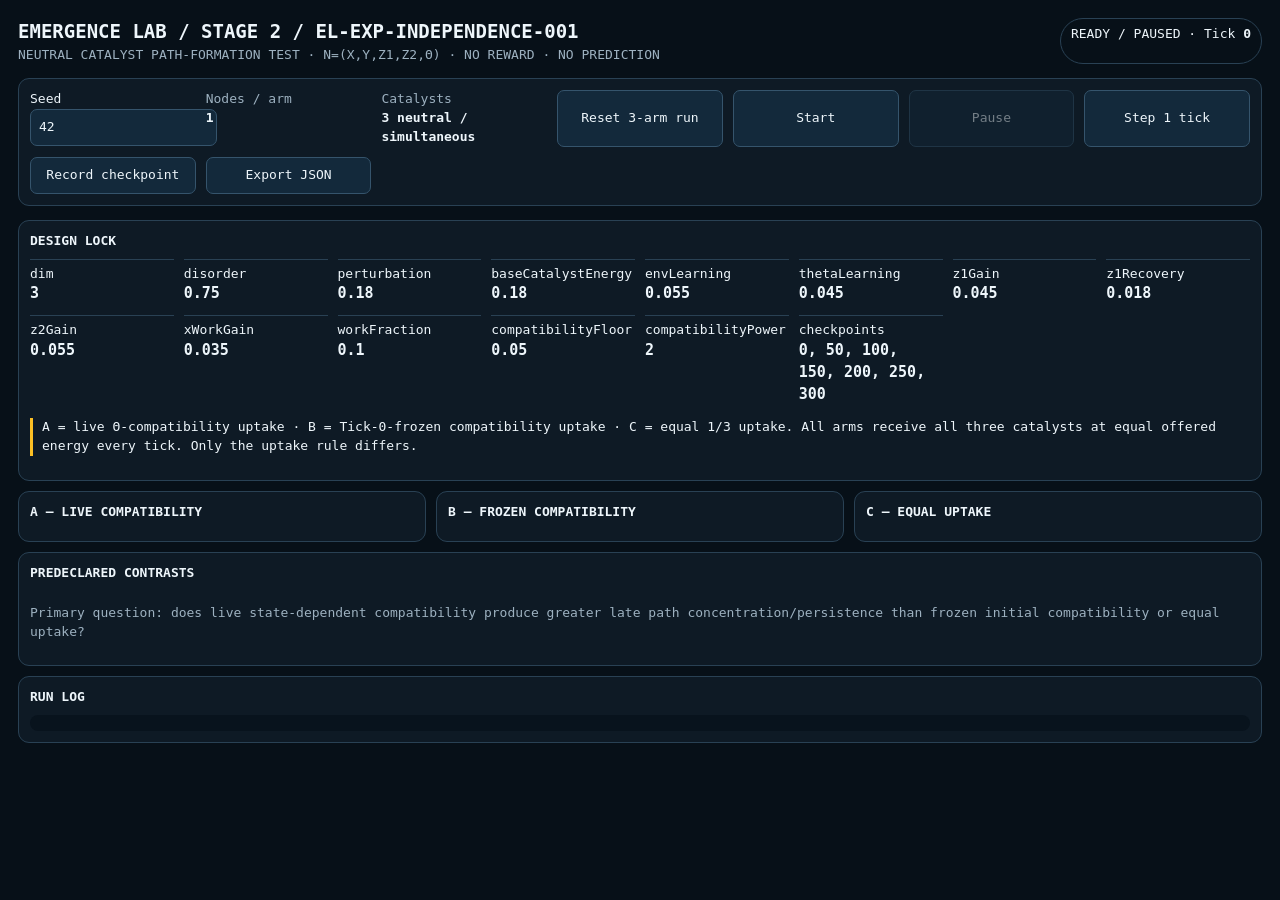
<file: stage2/independence-001/EL-EXP-INDEPENDENCE-001.html>
<!doctype html>
<html lang="en">
<head>
<meta charset="utf-8"><meta name="viewport" content="width=device-width,initial-scale=1">
<title>EL-EXP-INDEPENDENCE-001</title>
<style>
:root{color-scheme:dark;--bg:#071018;--p:#0e1a25;--l:#294154;--t:#eef6fb;--m:#9db1c0;--g:#86efac;--r:#fca5a5;--w:#fbbf24}*{box-sizing:border-box}body{margin:0;background:var(--bg);color:var(--t);font:13px/1.45 ui-monospace,SFMono-Regular,Menlo,monospace}main{max-width:1450px;margin:auto;padding:18px}.top,.controls,.grid,.metrics{display:grid;gap:10px}.top{grid-template-columns:1fr auto}.controls{grid-template-columns:repeat(auto-fit,minmax(145px,1fr));margin:14px 0}.grid{grid-template-columns:repeat(3,1fr)}.metrics{grid-template-columns:repeat(auto-fit,minmax(130px,1fr))}.card{background:var(--p);border:1px solid var(--l);border-radius:11px;padding:11px}.badge{border:1px solid var(--l);border-radius:999px;padding:6px 10px}.muted{color:var(--m)}.notice{border-left:3px solid var(--w);padding-left:9px}h1{font-size:19px;margin:0}h2{font-size:13px;margin:0 0 8px}button,input{font:inherit;background:#13293b;color:var(--t);border:1px solid #35546c;border-radius:7px;padding:8px}button{cursor:pointer}button:disabled,input:disabled{opacity:.45;cursor:not-allowed}.metric{border-top:1px solid var(--l);padding-top:5px}.metric b{display:block;font-size:15px}table{width:100%;border-collapse:collapse;font-size:11px;margin-top:6px}th,td{border-bottom:1px solid var(--l);padding:4px;text-align:right}th:first-child,td:first-child{text-align:left}.log{max-height:240px;overflow:auto;white-space:pre-wrap;background:#08131d;border-radius:8px;padding:8px}.good{color:var(--g)}.bad{color:var(--r)}@media(max-width:950px){.top,.grid{grid-template-columns:1fr}}
</style>
</head><body><main>
<div class="top"><div><h1>EMERGENCE LAB / STAGE 2 / EL-EXP-INDEPENDENCE-001</h1><div class="muted">NEUTRAL CATALYST PATH-FORMATION TEST · N=(X,Y,Z1,Z2,Θ) · NO REWARD · NO PREDICTION</div></div><div class="badge"><span id="status">BOOTING</span> · Tick <b id="tick">0</b></div></div>
<section class="controls card"><label>Seed<br><input id="seed" type="number" value="42"></label><div><span class="muted">Nodes / arm</span><br><b>1</b></div><div><span class="muted">Catalysts</span><br><b>3 neutral / simultaneous</b></div><button id="reset">Reset 3-arm run</button><button id="start">Start</button><button id="pause" disabled>Pause</button><button id="step">Step 1 tick</button><button id="record">Record checkpoint</button><button id="export">Export JSON</button></section>
<section class="card"><h2>DESIGN LOCK</h2><div id="params" class="metrics"></div><p class="notice">A = live Θ-compatibility uptake · B = Tick-0-frozen compatibility uptake · C = equal 1/3 uptake. All arms receive all three catalysts at equal offered energy every tick. Only the uptake rule differs.</p><div id="integrity"></div></section>
<div class="grid" style="margin-top:10px"><section class="card" id="A"><h2>A — LIVE COMPATIBILITY</h2><div class="metrics stats"></div><div class="detail"></div></section><section class="card" id="B"><h2>B — FROZEN COMPATIBILITY</h2><div class="metrics stats"></div><div class="detail"></div></section><section class="card" id="C"><h2>C — EQUAL UPTAKE</h2><div class="metrics stats"></div><div class="detail"></div></section></div>
<section class="card" style="margin-top:10px"><h2>PREDECLARED CONTRASTS</h2><div id="effects" class="metrics"></div><p class="muted">Primary question: does live state-dependent compatibility produce greater late path concentration/persistence than frozen initial compatibility or equal uptake?</p></section><section class="card" style="margin-top:10px"><h2>RUN LOG</h2><div id="log" class="log"></div></section>
</main><script>
'use strict';
const P=Object.freeze({dim:3,disorder:.75,perturbation:.18,baseCatalystEnergy:.18,envLearning:.055,thetaLearning:.045,z1Gain:.045,z1Recovery:.018,z2Gain:.055,xWorkGain:.035,workFraction:.10,compatibilityFloor:.05,compatibilityPower:2.0,checkpoints:[0,50,100,150,200,250,300]});
const CAT=Object.freeze([{id:'A',pattern:[.90,.20,.50],Theta:{frequency:[.80,.25,.55],phase:[.15,.55,.85],amplitude:[.70,.30,.50],coherence:.60}},{id:'B',pattern:[.50,.90,.20],Theta:{frequency:[.55,.80,.25],phase:[.85,.15,.55],amplitude:[.50,.70,.30],coherence:.60}},{id:'C',pattern:[.20,.50,.90],Theta:{frequency:[.25,.55,.80],phase:[.55,.85,.15],amplitude:[.30,.50,.70],coherence:.60}}]);
const ARMS=Object.freeze({A:'live',B:'frozen',C:'equal'}),K=Object.keys(ARMS),clamp=x=>Math.max(0,Math.min(1,x)),mean=a=>a.reduce((s,x)=>s+x,0)/Math.max(1,a.length),variance=a=>{const m=mean(a);return mean(a.map(x=>(x-m)**2))},copy=o=>JSON.parse(JSON.stringify(o)),lerp=(a,b,t)=>a+(b-a)*t,same=(a,b)=>JSON.stringify(a)===JSON.stringify(b);
function hseed(n){let x=(+n||0)>>>0;x^=x>>>16;x=Math.imul(x,0x7feb352d);x^=x>>>15;x=Math.imul(x,0x846ca68b);x^=x>>>16;return x>>>0}function rng32(seed){let a=seed>>>0;return()=>{a|=0;a=a+0x6D2B79F5|0;let t=Math.imul(a^a>>>15,1|a);t=t+Math.imul(t^t>>>7,61|t)^t;return((t^t>>>14)>>>0)/4294967296}}function vec(r,lo,hi){return Array.from({length:P.dim},()=>lo+(hi-lo)*r())}function av(v){return mean(v)}function vsim(a,b){return clamp(mean(a.map((x,i)=>1-Math.min(1,Math.abs(x-b[i])))))}function psim(a,b){return clamp(mean(a.map((x,i)=>{let d=Math.abs(x-b[i])%1;d=Math.min(d,1-d);return 1-Math.min(1,2*d)})))}function tsim(a,b){return clamp(.40*psim(a.phase,b.phase)+.30*vsim(a.frequency,b.frequency)+.20*vsim(a.amplitude,b.amplitude)+.10*(1-Math.abs(a.coherence-b.coherence)))}
function makeNode(r){return{X:vec(r,.28,.72),Y:vec(r,.18,.58),Z1:vec(r,.18,.55),Z2:vec(r,.25,.62),Theta:{frequency:vec(r,.22,.78),phase:vec(r,.05,.95),amplitude:vec(r,.25,.75),coherence:.35+.30*r()}}}function tele(){return{offered:Array(3).fill(0),uptake:Array(3).fill(0),dissipated:Array(3).fill(0),work:Array(3).fill(0),cumulativeShares:Array(3).fill(0),lastShares:Array(3).fill(1/3),dominantHistory:[],accountingError:0}}function baseNoise(seed,tick){const r=rng32(hseed((seed>>>0)^Math.imul(tick+1,0x9e3779b1)));return Array.from({length:P.dim},()=>clamp(.5+(r()-.5)*P.disorder))}
function weights(node,mode,frozen){if(mode==='equal')return[1/3,1/3,1/3];const raw=(mode==='frozen'?frozen:CAT.map(c=>tsim(node.Theta,c.Theta))).map(x=>Math.pow(P.compatibilityFloor+(1-P.compatibilityFloor)*x,P.compatibilityPower)),s=raw.reduce((a,b)=>a+b,0);return raw.map(x=>x/s)}function blendPattern(shares){return Array.from({length:P.dim},(_,k)=>shares.reduce((s,w,i)=>s+w*CAT[i].pattern[k],0))}function blendTheta(shares,key){return Array.from({length:P.dim},(_,k)=>shares.reduce((s,w,i)=>s+w*CAT[i].Theta[key][k],0))}
function stepArm(arm,seed,tick){const n=arm.node,t=arm.tel,shares=weights(n,arm.mode,arm.frozenCompat),totalOffered=P.baseCatalystEnergy*3,uptake=shares.map(s=>totalOffered*s),compat=CAT.map(c=>tsim(n.Theta,c.Theta)),diss=uptake.map((u,i)=>u*(1-compat[i])),accepted=uptake.map((u,i)=>u*compat[i]),ready=.35+.65*av(n.Z2),work=accepted.map(a=>a*P.workFraction*ready),carry=accepted.map((a,i)=>Math.max(0,a-work[i])),totalCarry=carry.reduce((a,b)=>a+b,0),totalWork=work.reduce((a,b)=>a+b,0),meanMismatch=mean(compat.map(x=>1-x)),pattern=blendPattern(shares),noise=baseNoise(seed,tick),inputPattern=pattern.map((x,k)=>clamp(.82*x+.18*noise[k]));for(let i=0;i<3;i++){t.offered[i]+=P.baseCatalystEnergy;t.uptake[i]+=uptake[i];t.dissipated[i]+=diss[i];t.work[i]+=work[i]}t.lastShares=shares.slice();const upSum=t.uptake.reduce((a,b)=>a+b,0);t.cumulativeShares=upSum?t.uptake.map(x=>x/upSum):[1/3,1/3,1/3];let dom=0;for(let i=1;i<3;i++)if(t.cumulativeShares[i]>t.cumulativeShares[dom])dom=i;t.dominantHistory.push(dom);for(let k=0;k<P.dim;k++){n.Y[k]=clamp(lerp(n.Y[k],inputPattern[k],P.envLearning*(P.perturbation+totalCarry)));n.Z1[k]=clamp(n.Z1[k]+P.z1Gain*meanMismatch*(1-n.Z1[k])-P.z1Recovery*mean(compat)*n.Z1[k]);n.Z2[k]=clamp(lerp(n.Z2[k],inputPattern[k],P.z2Gain*mean(compat)));n.X[k]=clamp(lerp(n.X[k],inputPattern[k],P.xWorkGain*totalWork));const tf=blendTheta(shares,'frequency')[k],ta=blendTheta(shares,'amplitude')[k],tp=blendTheta(shares,'phase')[k],q=clamp(P.thetaLearning*totalCarry);n.Theta.frequency[k]=clamp(lerp(n.Theta.frequency[k],tf,q));n.Theta.amplitude[k]=clamp(lerp(n.Theta.amplitude[k],ta,q));let d=((tp-n.Theta.phase[k]+.5)%1)-.5;n.Theta.phase[k]=(n.Theta.phase[k]+d*q+n.Theta.frequency[k]*.00625+1)%1}n.Theta.coherence=clamp(lerp(n.Theta.coherence,clamp(1-Math.sqrt(variance(n.Theta.frequency))),P.thetaLearning*(P.perturbation+totalCarry)));const lhs=totalOffered,rhs=diss.reduce((a,b)=>a+b,0)+work.reduce((a,b)=>a+b,0)+carry.reduce((a,b)=>a+b,0);t.accountingError+=Math.abs(lhs-rhs)}
function hhi(shares){return shares.reduce((s,x)=>s+x*x,0)}function entropy(shares){const H=-shares.reduce((s,p)=>p>0?s+p*Math.log(p):s,0);return H/Math.log(3)}function latePersistence(hist,window=50){const a=hist.slice(-window);if(!a.length)return 0;const counts=[0,0,0];a.forEach(i=>counts[i]++);return Math.max(...counts)/a.length}function snap(arm){const n=arm.node,t=arm.tel,comp=CAT.map(c=>tsim(n.Theta,c.Theta));return{mode:arm.mode,X:copy(n.X),Y:copy(n.Y),Z1:copy(n.Z1),Z2:copy(n.Z2),Theta:copy(n.Theta),catalystCompatibility:comp,lastShares:t.lastShares.slice(),cumulativeShares:t.cumulativeShares.slice(),pathConcentration:hhi(t.cumulativeShares),pathEntropy:entropy(t.cumulativeShares),lateDominantPersistence:latePersistence(t.dominantHistory),telemetry:copy(t)}}function snaps(){return Object.fromEntries(K.map(k=>[k,snap(S.arms[k])]))}function effects(ss=snaps()){return{concentration_live_minus_frozen:ss.A.pathConcentration-ss.B.pathConcentration,concentration_live_minus_equal:ss.A.pathConcentration-ss.C.pathConcentration,persistence_live_minus_frozen:ss.A.lateDominantPersistence-ss.B.lateDominantPersistence,persistence_live_minus_equal:ss.A.lateDominantPersistence-ss.C.lateDominantPersistence}}
function integrity(){const ss=snaps(),errs=[];if(S.tick===0){if(!same(ss.A.X,ss.B.X)||!same(ss.A.X,ss.C.X)||!same(ss.A.Y,ss.B.Y)||!same(ss.A.Y,ss.C.Y)||!same(ss.A.Theta,ss.B.Theta)||!same(ss.A.Theta,ss.C.Theta))errs.push('Tick-0 arms differ')}for(const k of K){const t=S.arms[k].tel;if(t.accountingError>1e-9)errs.push(`${k} accounting residual > 1e-9`);if(t.cumulativeShares.some(x=>!Number.isFinite(x)||x<0||x>1))errs.push(`${k} illegal share`)}return{pass:!errs.length,errors:errs}}
let S={seed:42,tick:0,running:false,arms:{},checkpoints:[],events:[]},timer=null;function reset(){pause();S={seed:+document.getElementById('seed').value||42,tick:0,running:false,arms:{},checkpoints:[],events:[]};const initial=makeNode(rng32(hseed(S.seed))),frozen=CAT.map(c=>tsim(initial.Theta,c.Theta));for(const k of K)S.arms[k]={mode:ARMS[k],node:copy(initial),tel:tele(),frozenCompat:frozen.slice()};S.events.push({tick:0,text:`Reset seed ${S.seed}`});record(true);render()}function oneTick(){if(S.tick>=300)return;S.tick++;for(const k of K)stepArm(S.arms[k],S.seed,S.tick);if(P.checkpoints.includes(S.tick)){record(true);pause();S.events.push({tick:S.tick,text:'Auto-pause checkpoint'})}render()}function start(){if(S.running||S.tick>=300)return;S.running=true;timer=setInterval(()=>{oneTick();if(S.tick>=300)pause()},18);render()}function pause(){S.running=false;if(timer){clearInterval(timer);timer=null}render()}function record(auto=false){if(S.checkpoints.find(x=>x.tick===S.tick))return;const ss=snaps();S.checkpoints.push({tick:S.tick,auto,arms:ss,effects:effects(ss),integrity:integrity()})}
function exportJSON(){const ss=snaps(),payload={experiment:'EL-EXP-INDEPENDENCE-001',runtime:'INDEPENDENCE R1',design:'3-arm neutral catalyst path formation',architecture:'N=(X,Y,Z1,Z2,Theta)',seed:S.seed,tick:S.tick,parameters:P,catalysts:CAT,armDefinitions:ARMS,kindergartenQuestion:'If I put three different toys in the room and never tell the node which toy is better, does the node develop its own history with one of them?',reward:false,prediction:false,integrity:integrity(),effects:effects(ss),checkpoints:S.checkpoints,events:S.events,arms:ss},blob=new Blob([JSON.stringify(payload,null,2)],{type:'application/json'}),a=document.createElement('a');a.href=URL.createObjectURL(blob);a.download=`EL-EXP-INDEPENDENCE-001-seed-${S.seed}-t${S.tick}.json`;a.click();URL.revokeObjectURL(a.href)}function fmt(x){return Number(x).toFixed(6)}function metricsHtml(s){const dom='ABC'[s.cumulativeShares.indexOf(Math.max(...s.cumulativeShares))];return `<div class="metric">Path HHI<b>${fmt(s.pathConcentration)}</b></div><div class="metric">Path entropy<b>${fmt(s.pathEntropy)}</b></div><div class="metric">Late persistence<b>${fmt(s.lateDominantPersistence)}</b></div><div class="metric">Dominant catalyst<b>${dom}</b></div><div class="metric">A/B/C shares<b>${s.cumulativeShares.map(fmt).join(' / ')}</b></div>`}function detailHtml(s){return `<table><tr><th>Catalyst</th><th>compatibility</th><th>last share</th><th>cum share</th></tr>${CAT.map((c,i)=>`<tr><td>${c.id}</td><td>${fmt(s.catalystCompatibility[i])}</td><td>${fmt(s.lastShares[i])}</td><td>${fmt(s.cumulativeShares[i])}</td></tr>`).join('')}</table>`}function render(){document.getElementById('tick').textContent=S.tick;document.getElementById('status').textContent=S.running?'RUNNING':'READY / PAUSED';document.getElementById('start').disabled=S.running||S.tick>=300;document.getElementById('pause').disabled=!S.running;document.getElementById('seed').disabled=S.tick>0||S.running;const ss=snaps();for(const k of K){document.querySelector(`#${k} .stats`).innerHTML=metricsHtml(ss[k]);document.querySelector(`#${k} .detail`).innerHTML=detailHtml(ss[k])}const e=effects(ss);document.getElementById('effects').innerHTML=Object.entries(e).map(([k,v])=>`<div class="metric">${k}<b>${fmt(v)}</b></div>`).join('');const integ=integrity();document.getElementById('integrity').innerHTML=`<span class="${integ.pass?'good':'bad'}">${integ.pass?'INTEGRITY PASS':integ.errors.join(' · ')}</span>`;document.getElementById('log').textContent=S.events.map(e=>`t${e.tick}: ${e.text}`).join('\n')}
document.getElementById('params').innerHTML=Object.entries(P).map(([k,v])=>`<div class="metric">${k}<b>${Array.isArray(v)?v.join(', '):v}</b></div>`).join('');document.getElementById('reset').onclick=reset;document.getElementById('start').onclick=start;document.getElementById('pause').onclick=pause;document.getElementById('step').onclick=()=>{pause();oneTick()};document.getElementById('record').onclick=()=>record(false);document.getElementById('export').onclick=exportJSON;reset();
</script></body></html>
</file>
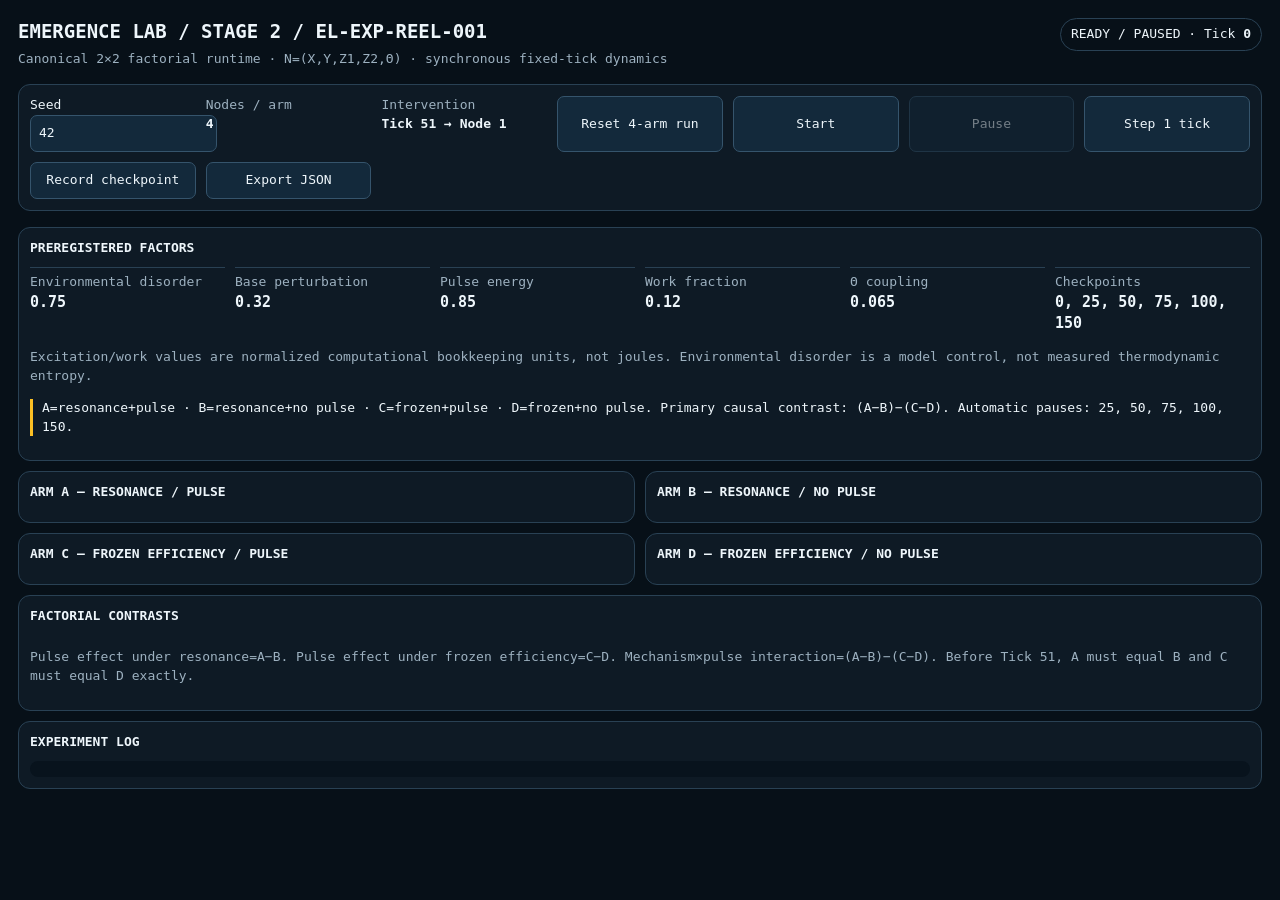
<file: stage2/reel-001/EL-EXP-REEL-001.html>
<!doctype html>
<html lang="en"><head><meta charset="utf-8"><meta name="viewport" content="width=device-width,initial-scale=1"><title>E.L. Stage 2 — EL-EXP-REEL-001</title>
<style>:root{color-scheme:dark;--bg:#071018;--panel:#0e1a25;--line:#294154;--text:#eef6fb;--muted:#9db1c0;--warn:#fbbf24;--bad:#fca5a5;--good:#86efac}*{box-sizing:border-box}body{margin:0;background:var(--bg);color:var(--text);font:13px/1.45 ui-monospace,SFMono-Regular,Menlo,monospace}main{max-width:1500px;margin:auto;padding:18px}.top{display:flex;justify-content:space-between;gap:14px;align-items:flex-start;flex-wrap:wrap}h1{font-size:19px;margin:0 0 4px}.sub,.muted{color:var(--muted)}.badge{border:1px solid var(--line);border-radius:999px;padding:6px 10px}.controls,.grid,.metrics{display:grid;gap:10px}.controls{grid-template-columns:repeat(auto-fit,minmax(145px,1fr));margin:16px 0}.grid{grid-template-columns:1fr 1fr}.card{background:var(--panel);border:1px solid var(--line);border-radius:12px;padding:11px}.card h2{font-size:13px;margin:0 0 9px}button,input{font:inherit;background:#13293b;color:var(--text);border:1px solid #35546c;border-radius:7px;padding:8px}button{cursor:pointer}button:disabled{opacity:.45;cursor:not-allowed}.metrics{grid-template-columns:repeat(auto-fit,minmax(140px,1fr))}.metric{border-top:1px solid var(--line);padding-top:5px}.metric b{display:block;font-size:15px}table{width:100%;border-collapse:collapse;margin-top:7px;font-size:11px}th,td{border-bottom:1px solid var(--line);padding:4px;text-align:right}th:first-child,td:first-child{text-align:left}.log{max-height:240px;overflow:auto;white-space:pre-wrap;background:#08131d;border-radius:8px;padding:8px}.notice{border-left:3px solid var(--warn);padding-left:9px}.good{color:var(--good)}.bad{color:var(--bad)}@media(max-width:900px){.grid{grid-template-columns:1fr}}</style></head>
<body><main><div class="top"><div><h1>EMERGENCE LAB / STAGE 2 / EL-EXP-REEL-001</h1><div class="sub">Canonical 2×2 factorial runtime · N=(X,Y,Z1,Z2,Θ) · synchronous fixed-tick dynamics</div></div><div class="badge"><span id="runState">READY / PAUSED</span> · Tick <b id="tick">0</b></div></div>
<section class="controls card"><label>Seed<br><input id="seed" type="number" value="42" step="1"></label><div><span class="muted">Nodes / arm</span><br><b>4</b></div><div><span class="muted">Intervention</span><br><b>Tick 51 → Node 1</b></div><button id="reset">Reset 4-arm run</button><button id="start">Start</button><button id="pause" disabled>Pause</button><button id="step">Step 1 tick</button><button id="checkpoint">Record checkpoint</button><button id="export">Export JSON</button></section>
<section class="card"><h2>PREREGISTERED FACTORS</h2><div class="metrics" id="params"></div><p class="muted">Excitation/work values are normalized computational bookkeeping units, not joules. Environmental disorder is a model control, not measured thermodynamic entropy.</p><p class="notice">A=resonance+pulse · B=resonance+no pulse · C=frozen+pulse · D=frozen+no pulse. Primary causal contrast: (A−B)−(C−D). Automatic pauses: 25, 50, 75, 100, 150.</p><div id="integrity"></div></section>
<div class="grid" style="margin-top:10px"><section class="card" id="armA"><h2>ARM A — RESONANCE / PULSE</h2><div class="metrics armMetrics"></div><div class="nodeTable"></div></section><section class="card" id="armB"><h2>ARM B — RESONANCE / NO PULSE</h2><div class="metrics armMetrics"></div><div class="nodeTable"></div></section><section class="card" id="armC"><h2>ARM C — FROZEN EFFICIENCY / PULSE</h2><div class="metrics armMetrics"></div><div class="nodeTable"></div></section><section class="card" id="armD"><h2>ARM D — FROZEN EFFICIENCY / NO PULSE</h2><div class="metrics armMetrics"></div><div class="nodeTable"></div></section></div>
<section class="card" style="margin-top:10px"><h2>FACTORIAL CONTRASTS</h2><div class="metrics" id="effects"></div><p class="muted">Pulse effect under resonance=A−B. Pulse effect under frozen efficiency=C−D. Mechanism×pulse interaction=(A−B)−(C−D). Before Tick 51, A must equal B and C must equal D exactly.</p></section>
<section class="card" style="margin-top:10px"><h2>EXPERIMENT LOG</h2><div class="log" id="log"></div></section>
<script>'use strict';
const P=Object.freeze({nodes:4,dim:3,environmentalDisorder:.75,perturbation:.32,baselineFlow:.06,envLearning:.055,thetaCoupling:.065,z1Gain:.055,z1Recovery:.018,z2Gain:.060,xWorkGain:.040,workFraction:.12,pulseTick:51,pulseNode:0,pulseEnergy:.85,pulsePattern:[.92,.18,.74],checkpoints:[0,25,50,75,100,150]});
const clamp=x=>Math.max(0,Math.min(1,x)),mean=a=>a.reduce((s,x)=>s+x,0)/Math.max(1,a.length),clone=o=>JSON.parse(JSON.stringify(o)),lerp=(a,b,t)=>a+(b-a)*t,eq=(a,b)=>JSON.stringify(a)===JSON.stringify(b);
function hashSeed(n){let x=(Number(n)||0)>>>0;x^=x>>>16;x=Math.imul(x,0x7feb352d);x^=x>>>15;x=Math.imul(x,0x846ca68b);x^=x>>>16;return x>>>0}function mulberry32(seed){let a=seed>>>0;return()=>{a|=0;a=a+0x6D2B79F5|0;let t=Math.imul(a^a>>>15,1|a);t=t+Math.imul(t^t>>>7,61|t)^t;return((t^t>>>14)>>>0)/4294967296}}
function vec(rng,lo=.2,hi=.8){return Array.from({length:P.dim},()=>lo+(hi-lo)*rng())}function avgVec(v){return mean(v)}function variance(a){const m=mean(a);return mean(a.map(x=>(x-m)*(x-m)))}function vecSim(a,b){return clamp(mean(a.map((x,k)=>1-Math.min(1,Math.abs(x-b[k])))))}function circularPhaseSim(a,b){return clamp(mean(a.map((x,k)=>{let d=Math.abs(x-b[k])%1;d=Math.min(d,1-d);return 1-Math.min(1,d*2)})))}
function thetaSimilarity(a,b){return clamp(.40*circularPhaseSim(a.phase,b.phase)+.30*vecSim(a.frequency,b.frequency)+.20*vecSim(a.amplitude,b.amplitude)+.10*(1-Math.abs(a.coherence-b.coherence)))}function thetaProjection(t){return mean([avgVec(t.frequency),avgVec(t.phase),avgVec(t.amplitude),t.coherence])}
function makeNode(rng,id){return{id,X:vec(rng,.28,.72),Y:vec(rng,.18,.58),Z1:vec(rng,.18,.55),Z2:vec(rng,.25,.62),Theta:{frequency:vec(rng,.22,.78),phase:vec(rng,.05,.95),amplitude:vec(rng,.25,.75),coherence:.35+.30*rng()},flow:P.baselineFlow*(.7+.6*rng()),incoming:0,envLast:0,transferredLast:0,dissipatedLast:0,workLast:0}}
function initSystem(seed){const rng=mulberry32(hashSeed(seed));return Array.from({length:P.nodes},(_,i)=>makeNode(rng,i+1))}function initTelemetry(){return{env:0,transferred:0,dissipated:0,work:0,carry:0,accountingError:0,pulseCount:0,edgeTransfers:Array(P.nodes*P.nodes).fill(0)}}function pairSims(nodes){const a=[];for(let i=0;i<nodes.length;i++)for(let j=i+1;j<nodes.length;j++)a.push(thetaSimilarity(nodes[i].Theta,nodes[j].Theta));return a}function meanPairSim(nodes){return mean(pairSims(nodes))}function pathwayConcentration(tel){const vals=tel.edgeTransfers.filter(x=>x>0),s=vals.reduce((a,b)=>a+b,0);return s?vals.reduce((h,x)=>h+(x/s)**2,0):0}
function baseEnvironment(seed,tick){const rng=mulberry32(hashSeed((seed>>>0)^Math.imul(tick+1,0x9e3779b1))),out=[];for(let i=0;i<P.nodes;i++){const raw=Array.from({length:P.dim},()=>rng()),pattern=raw.map(x=>clamp(.5+(x-.5)*P.environmentalDisorder*2)),energy=P.perturbation*(.25+.75*mean(raw.map(x=>Math.abs(x-.5)*2)));out.push({energy,pattern,pulse:false})}return out}
function withPulse(base,enabled,tick){const out=clone(base);if(enabled&&tick===P.pulseTick){out[P.pulseNode].energy+=P.pulseEnergy;out[P.pulseNode].pattern=P.pulsePattern.slice();out[P.pulseNode].pulse=true}return out}
function circularMeanWeighted(values,weights){let s=0,c=0,w=0;for(let i=0;i<values.length;i++){const wi=weights[i];s+=wi*Math.sin(values[i]*2*Math.PI);c+=wi*Math.cos(values[i]*2*Math.PI);w+=wi}if(w<=1e-12)return values[0]||0;let a=Math.atan2(s,c)/(2*Math.PI);return(a+1)%1}
function updateThetaFromY(node,energy){const t=clamp(P.envLearning*energy*.35);for(let k=0;k<P.dim;k++){node.Theta.frequency[k]=clamp(lerp(node.Theta.frequency[k],node.Y[k],t));node.Theta.amplitude[k]=clamp(lerp(node.Theta.amplitude[k],Math.abs(node.Y[k]-.5)*2,t));node.Theta.phase[k]=(node.Theta.phase[k]+node.Theta.frequency[k]*.0125)%1}const internal=1-Math.sqrt(variance(node.Theta.frequency));node.Theta.coherence=clamp(lerp(node.Theta.coherence,clamp(internal),t))}
function stepSystem(nodes,tel,env,mode,controlEta){const n=nodes.length,nextFlow=Array(n).fill(0),incomingPattern=Array.from({length:n},()=>Array(P.dim).fill(0)),incomingWeight=Array(n).fill(0),acc=Array.from({length:n},()=>({mismatch:0,eta:0,edges:0,work:0,transfer:0,ySum:Array(P.dim).fill(0),thetaFreq:Array(P.dim).fill(0),thetaAmp:Array(P.dim).fill(0),phaseVals:Array.from({length:P.dim},()=>[]),phaseWeights:Array.from({length:P.dim},()=>[]),coh:0}));
 for(let i=0;i<n;i++){const node=nodes[i],f=env[i];node.envLast=f.energy;node.transferredLast=0;node.dissipatedLast=0;node.workLast=0;tel.env+=f.energy;if(f.pulse)tel.pulseCount++;for(let k=0;k<P.dim;k++)node.Y[k]=clamp(lerp(node.Y[k],f.pattern[k],P.envLearning*f.energy));updateThetaFromY(node,f.energy)}const pre=clone(nodes);
 for(let i=0;i<n;i++){const src=pre[i],available=Math.max(0,src.flow+env[i].energy),share=available/(n-1);let accounted=0;for(let j=0;j<n;j++)if(j!==i){const dst=pre[j],sim=thetaSimilarity(src.Theta,dst.Theta),eta=mode==='resonant'?sim:controlEta,transmitted=share*eta,dissipated=share-transmitted,integrationReadiness=.35+.65*avgVec(dst.Z2),work=transmitted*P.workFraction*integrationReadiness,carry=Math.max(0,transmitted-work);nextFlow[j]+=carry;incomingWeight[j]+=carry;for(let k=0;k<P.dim;k++)incomingPattern[j][k]+=carry*src.Y[k];tel.edgeTransfers[i*n+j]+=transmitted;tel.transferred+=transmitted;tel.dissipated+=dissipated;tel.work+=work;tel.carry+=carry;nodes[i].transferredLast+=transmitted;nodes[i].dissipatedLast+=dissipated;nodes[j].workLast+=work;accounted+=dissipated+work+carry;const a=acc[j];a.mismatch+=1-eta;a.eta+=eta;a.edges++;a.work+=work;a.transfer+=transmitted;for(let k=0;k<P.dim;k++){a.ySum[k]+=transmitted*src.Y[k];a.thetaFreq[k]+=transmitted*src.Theta.frequency[k];a.thetaAmp[k]+=transmitted*src.Theta.amplitude[k];a.phaseVals[k].push(src.Theta.phase[k]);a.phaseWeights[k].push(transmitted)}a.coh+=transmitted*src.Theta.coherence}tel.accountingError+=Math.abs(available-accounted)}
 for(let j=0;j<n;j++){const dst=nodes[j],base=pre[j],a=acc[j],avgMismatch=a.edges?a.mismatch/a.edges:0,avgEta=a.edges?a.eta/a.edges:0;dst.incoming=incomingWeight[j];dst.flow=nextFlow[j];for(let k=0;k<P.dim;k++){dst.Z1[k]=clamp(base.Z1[k]+P.z1Gain*avgMismatch*(1-base.Z1[k])-P.z1Recovery*avgEta*base.Z1[k]);if(a.transfer>1e-12){const yTarget=a.ySum[k]/a.transfer;dst.Z2[k]=clamp(lerp(base.Z2[k],yTarget,P.z2Gain*avgEta));dst.X[k]=clamp(lerp(base.X[k],yTarget,P.xWorkGain*a.work));if(incomingWeight[j]>1e-12){const p=incomingPattern[j][k]/incomingWeight[j];dst.Y[k]=clamp(lerp(base.Y[k],p,P.envLearning*incomingWeight[j]))}const tc=clamp(P.thetaCoupling*a.transfer);dst.Theta.frequency[k]=clamp(lerp(base.Theta.frequency[k],a.thetaFreq[k]/a.transfer,tc));dst.Theta.amplitude[k]=clamp(lerp(base.Theta.amplitude[k],a.thetaAmp[k]/a.transfer,tc));const target=circularMeanWeighted(a.phaseVals[k],a.phaseWeights[k]);let d=((target-base.Theta.phase[k]+.5)%1)-.5;dst.Theta.phase[k]=(base.Theta.phase[k]+d*tc+1)%1}}if(a.transfer>1e-12){const tc=clamp(P.thetaCoupling*a.transfer);dst.Theta.coherence=clamp(lerp(base.Theta.coherence,a.coh/a.transfer,tc))}}}
const armDefs={A:{mechanism:'resonant',pulse:true},B:{mechanism:'resonant',pulse:false},C:{mechanism:'frozen',pulse:true},D:{mechanism:'frozen',pulse:false}};let state={seed:42,tick:0,running:false,arms:{},controlEta:.5,checkpoints:[],events:[]},timer=null;
function initialize(){pauseRun();const seed=Number(document.getElementById('seed').value)||42,base=initSystem(seed),arms={};for(const key of Object.keys(armDefs))arms[key]={nodes:clone(base),tel:initTelemetry()};state={seed,tick:0,running:false,arms,controlEta:meanPairSim(base),checkpoints:[],events:[]};document.getElementById('seed').value=seed;recordCheckpoint(false);logEvent(`Reset: seed=${seed}; all four arms share identical Tick-0 state; frozen efficiency η=${state.controlEta.toFixed(6)}.`);render()}
function stepAll(){const next=state.tick+1,base=baseEnvironment(state.seed,next);for(const [key,def] of Object.entries(armDefs)){const env=withPulse(base,def.pulse,next);stepSystem(state.arms[key].nodes,state.arms[key].tel,env,def.mechanism,state.controlEta)}state.tick=next;if(next===P.pulseTick)logEvent('Tick 51 intervention: pulse delivered to Node 1 in A and C only; B and D received base forcing only.');if(P.checkpoints.includes(next)){recordCheckpoint(true);pauseRun()}render()}
function startRun(){if(state.running)return;state.running=true;timer=setInterval(stepAll,120);render()}function pauseRun(){state.running=false;if(timer){clearInterval(timer);timer=null}render()}
function snapshot(arm){const {nodes,tel}=arm;return{meanX:mean(nodes.map(n=>avgVec(n.X))),meanY:mean(nodes.map(n=>avgVec(n.Y))),meanZ1:mean(nodes.map(n=>avgVec(n.Z1))),meanZ2:mean(nodes.map(n=>avgVec(n.Z2))),meanTheta:mean(nodes.map(n=>thetaProjection(n.Theta))),meanThetaSimilarity:meanPairSim(nodes),thetaSimilarityVariance:variance(pairSims(nodes)),flow:nodes.reduce((s,n)=>s+n.flow,0),pathwayConcentration:pathwayConcentration(tel),telemetry:clone(tel),nodes:clone(nodes)}}
function recordCheckpoint(auto=false){const arms={};for(const k of Object.keys(armDefs))arms[k]=snapshot(state.arms[k]);const cp={tick:state.tick,auto,arms,effects:factorialEffects(arms)};const i=state.checkpoints.findIndex(x=>x.tick===state.tick);if(i>=0)state.checkpoints[i]=cp;else state.checkpoints.push(cp);logEvent(`Checkpoint recorded at Tick ${state.tick}${auto?' (scheduled)':''}.`);render()}
function contrast(arms,metric){const A=arms.A[metric],B=arms.B[metric],C=arms.C[metric],D=arms.D[metric];return{resonancePulse:A-B,frozenPulse:C-D,interaction:(A-B)-(C-D)}}function factorialEffects(arms){const out={};for(const m of ['meanThetaSimilarity','pathwayConcentration','flow'])out[m]=contrast(arms,m);for(const m of ['dissipated','work']){const a={};for(const k of Object.keys(arms))a[k]=arms[k].telemetry[m];out[m]=contrast(a,'value')}return out}
function contrastVals(vals){return{resonancePulse:vals.A-vals.B,frozenPulse:vals.C-vals.D,interaction:(vals.A-vals.B)-(vals.C-vals.D)}}function getEffects(){const snaps={};for(const k of Object.keys(armDefs))snaps[k]=snapshot(state.arms[k]);const out={};for(const m of ['meanThetaSimilarity','pathwayConcentration','flow']){const v={};for(const k of Object.keys(snaps))v[k]=snaps[k][m];out[m]=contrastVals(v)}for(const m of ['dissipated','work']){const v={};for(const k of Object.keys(snaps))v[k]=snaps[k].telemetry[m];out[m]=contrastVals(v)}return out}
function scientificArmState(k){return state.arms[k].nodes}function integrity(){const pre=state.tick<P.pulseTick,AB=eq(scientificArmState('A'),scientificArmState('B')),CD=eq(scientificArmState('C'),scientificArmState('D')),p=Object.fromEntries(Object.keys(armDefs).map(k=>[k,state.arms[k].tel.pulseCount])),pulseOK=state.tick<P.pulseTick?Object.values(p).every(x=>x===0):(p.A===1&&p.B===0&&p.C===1&&p.D===0),accountOK=Object.values(state.arms).every(a=>a.tel.accountingError<1e-9);return{pre,AB,CD,p,pulseOK,accountOK,ok:(!pre||AB&&CD)&&pulseOK&&accountOK}}
function fmt(x,d=5){return Number(x).toFixed(d)}function metric(label,val){return`<div class="metric"><span class="muted">${label}</span><b>${val}</b></div>`}function renderArm(el,arm){const s=snapshot(arm),t=arm.tel;el.querySelector('.armMetrics').innerHTML=metric('Mean X',fmt(s.meanX))+metric('Mean Y',fmt(s.meanY))+metric('Mean Z1',fmt(s.meanZ1))+metric('Mean Z2',fmt(s.meanZ2))+metric('Mean Θ similarity',fmt(s.meanThetaSimilarity))+metric('Flow',fmt(s.flow))+metric('Dissipation',fmt(t.dissipated))+metric('Work',fmt(t.work))+metric('Path concentration',fmt(s.pathwayConcentration))+metric('Accounting err',t.accountingError.toExponential(2));let h='<table><thead><tr><th>N</th><th>X</th><th>Y</th><th>Z1</th><th>Z2</th><th>Θ</th><th>flow</th></tr></thead><tbody>';for(const n of arm.nodes)h+=`<tr><td>${n.id}</td><td>${fmt(avgVec(n.X),4)}</td><td>${fmt(avgVec(n.Y),4)}</td><td>${fmt(avgVec(n.Z1),4)}</td><td>${fmt(avgVec(n.Z2),4)}</td><td>${fmt(thetaProjection(n.Theta),4)}</td><td>${fmt(n.flow,4)}</td></tr>`;el.querySelector('.nodeTable').innerHTML=h+'</tbody></table>'}
function renderEffects(){const e=getEffects(),x=document.getElementById('effects');x.innerHTML='';for(const [label,key] of [['Θ similarity','meanThetaSimilarity'],['Path concentration','pathwayConcentration'],['Retained flow','flow'],['Cumulative dissipation','dissipated'],['Cumulative work','work']]){x.innerHTML+=metric(`${label} A−B`,fmt(e[key].resonancePulse))+metric(`${label} C−D`,fmt(e[key].frozenPulse))+metric(`${label} interaction`,fmt(e[key].interaction))}}
function logEvent(text){state.events.push({tick:state.tick,text});renderLog()}function renderLog(){document.getElementById('log').textContent=state.events.map(e=>`[t=${e.tick}] ${e.text}`).join('\n')}
function render(){document.getElementById('tick').textContent=state.tick;document.getElementById('runState').textContent=state.running?'RUNNING':'READY / PAUSED';for(const [id,dis] of [['start',state.running],['pause',!state.running],['step',state.running],['reset',state.running]])document.getElementById(id).disabled=dis;document.getElementById('seed').disabled=state.running;for(const k of Object.keys(armDefs))renderArm(document.getElementById('arm'+k),state.arms[k]);renderEffects();const q=integrity();document.getElementById('integrity').innerHTML=`<p class="${q.ok?'good':'bad'}"><b>Integrity:</b> ${q.ok?'PASS':'FAIL'} · pre-pulse A=B ${q.AB?'YES':'NO'} · C=D ${q.CD?'YES':'NO'} · pulse counts A/B/C/D ${q.p.A}/${q.p.B}/${q.p.C}/${q.p.D} · accounting ${q.accountOK?'PASS':'FAIL'}</p>`;renderLog()}
function renderParams(){document.getElementById('params').innerHTML=metric('Environmental disorder',P.environmentalDisorder)+metric('Base perturbation',P.perturbation)+metric('Pulse energy',P.pulseEnergy)+metric('Work fraction',P.workFraction)+metric('Θ coupling',P.thetaCoupling)+metric('Checkpoints',P.checkpoints.join(', '))}
function exportRun(){const arms={},effects=getEffects();for(const k of Object.keys(armDefs))arms[k]=snapshot(state.arms[k]);const payload={experiment:'EL-EXP-REEL-001',design:'2x2 factorial',architecture:'N=(X,Y,Z1,Z2,Theta)',armDefinitions:armDefs,primaryContrast:'(A-B)-(C-D)',energyUnits:'normalized computational excitation/work units; not physical joules',seed:state.seed,tick:state.tick,parameters:P,controlEta:state.controlEta,integrity:integrity(),effects,checkpoints:state.checkpoints,events:state.events,arms};const blob=new Blob([JSON.stringify(payload,null,2)],{type:'application/json'}),a=document.createElement('a');a.href=URL.createObjectURL(blob);a.download=`EL-EXP-REEL-001-factorial-seed-${state.seed}-t${state.tick}.json`;a.click();URL.revokeObjectURL(a.href)}
document.getElementById('reset').onclick=initialize;document.getElementById('start').onclick=startRun;document.getElementById('pause').onclick=pauseRun;document.getElementById('step').onclick=()=>{if(!state.running)stepAll()};document.getElementById('checkpoint').onclick=()=>recordCheckpoint(false);document.getElementById('export').onclick=exportRun;document.getElementById('seed').onchange=()=>{if(!state.running)logEvent('Seed edited. Press Reset 4-arm run before execution; initialized state has not changed.')};renderParams();initialize();</script></main></body></html>
</file>
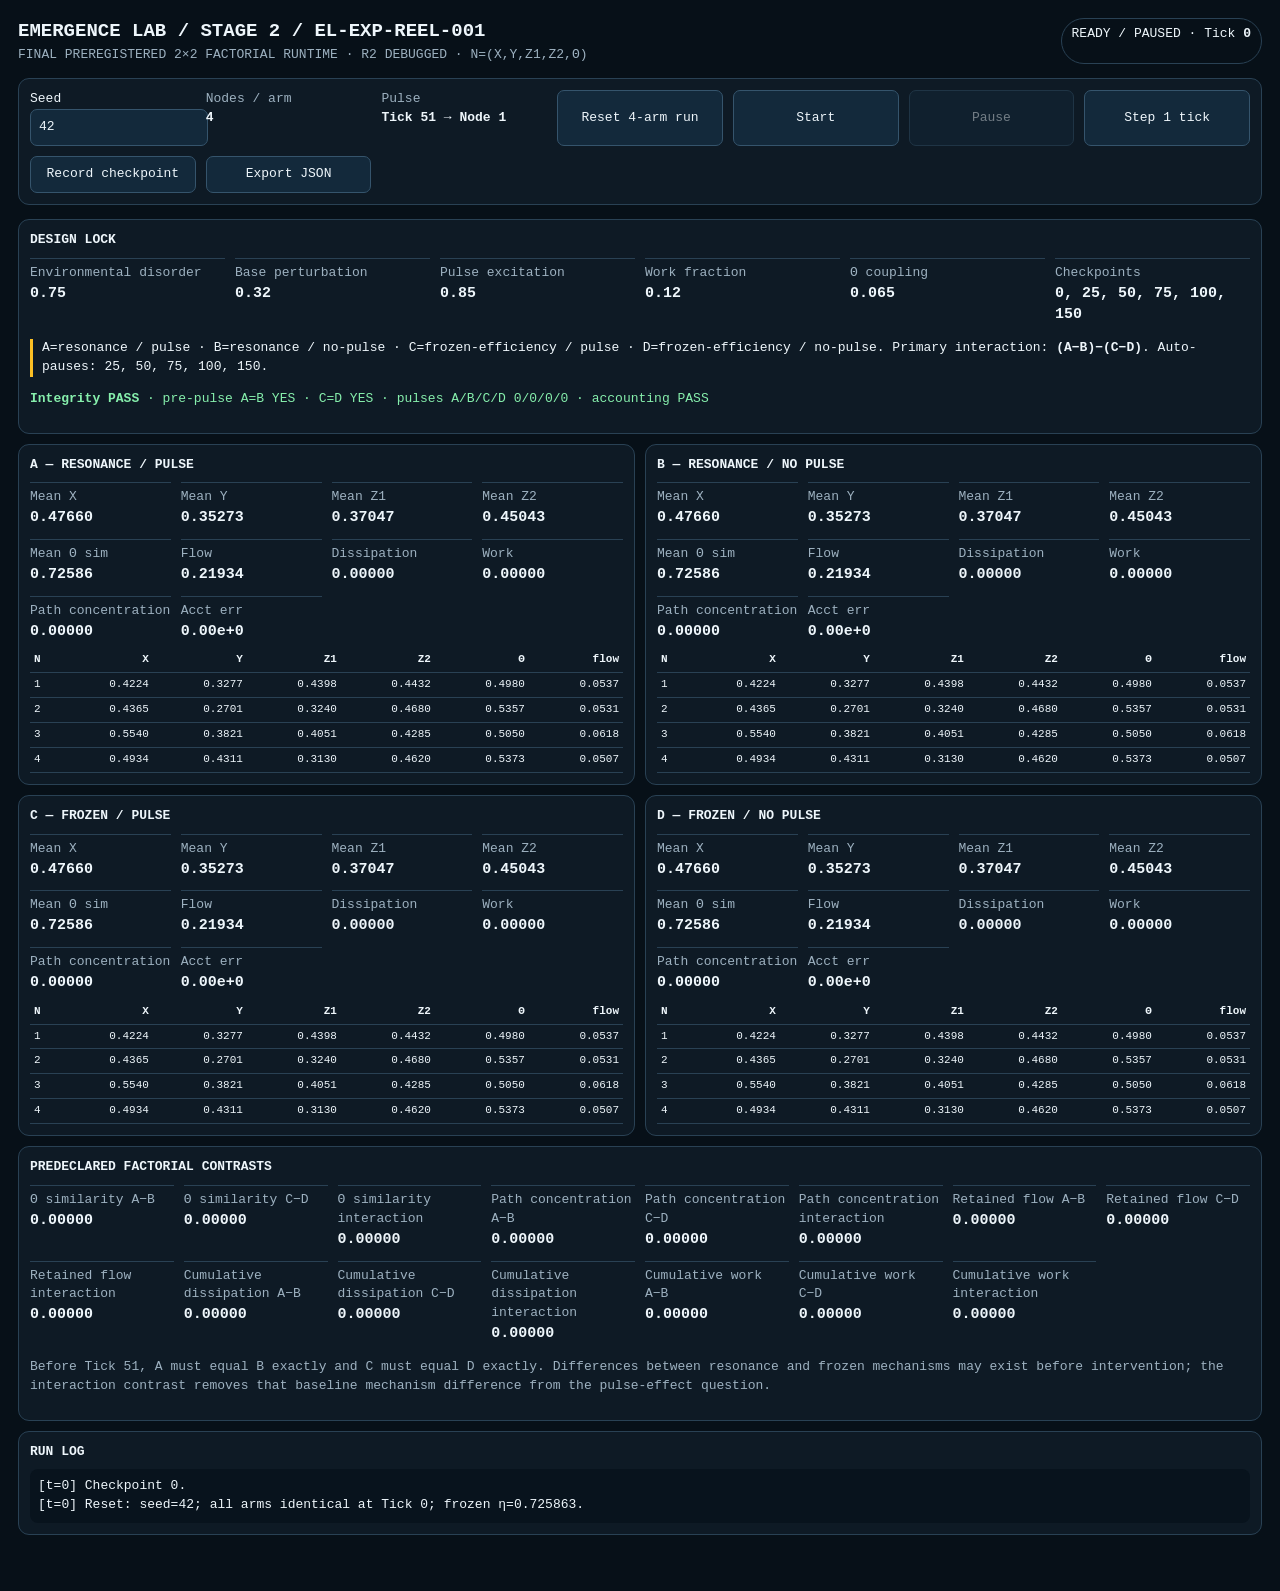
<file: stage2/reel-001/EL-EXP-REEL-001_FACTORIAL.html>
<!doctype html>
<html lang="en">
<head>
<meta charset="utf-8">
<meta name="viewport" content="width=device-width,initial-scale=1">
<title>EL-EXP-REEL-001 — Factorial R2</title>
<style>
:root{color-scheme:dark;--bg:#071018;--p:#0e1a25;--l:#294154;--t:#eef6fb;--m:#9db1c0;--w:#fbbf24;--g:#86efac;--r:#fca5a5}
*{box-sizing:border-box} body{margin:0;background:var(--bg);color:var(--t);font:13px/1.45 ui-monospace,SFMono-Regular,Menlo,monospace}
main{max-width:1500px;margin:auto;padding:18px}.top,.controls,.grid,.metrics{display:grid;gap:10px}.top{grid-template-columns:1fr auto}
.controls{grid-template-columns:repeat(auto-fit,minmax(145px,1fr));margin:14px 0}.grid{grid-template-columns:1fr 1fr}
.metrics{grid-template-columns:repeat(auto-fit,minmax(140px,1fr))}.card{background:var(--p);border:1px solid var(--l);border-radius:11px;padding:11px}
.badge{border:1px solid var(--l);border-radius:999px;padding:6px 10px}.muted{color:var(--m)}.notice{border-left:3px solid var(--w);padding-left:9px}
h1{font-size:19px;margin:0}h2{font-size:13px;margin:0 0 8px}
button,input{font:inherit;background:#13293b;color:var(--t);border:1px solid #35546c;border-radius:7px;padding:8px}
button{cursor:pointer}button:disabled,input:disabled{opacity:.45;cursor:not-allowed}
.metric{border-top:1px solid var(--l);padding-top:5px}.metric b{display:block;font-size:15px}
table{width:100%;border-collapse:collapse;font-size:11px;margin-top:6px}th,td{border-bottom:1px solid var(--l);padding:4px;text-align:right}th:first-child,td:first-child{text-align:left}
.log{max-height:230px;overflow:auto;white-space:pre-wrap;background:#08131d;border-radius:8px;padding:8px}.good{color:var(--g)}.bad{color:var(--r)}
@media(max-width:900px){.top,.grid{grid-template-columns:1fr}}
</style>
</head>
<body>
<main>
<div class="top">
<div><h1>EMERGENCE LAB / STAGE 2 / EL-EXP-REEL-001</h1><div class="muted">FINAL PREREGISTERED 2×2 FACTORIAL RUNTIME · R2 DEBUGGED · N=(X,Y,Z1,Z2,Θ)</div></div>
<div class="badge"><span id="status">BOOTING</span> · Tick <b id="tick">0</b></div>
</div>
<section class="controls card">
<label>Seed<br><input id="seed" type="number" value="42"></label>
<div><span class="muted">Nodes / arm</span><br><b>4</b></div>
<div><span class="muted">Pulse</span><br><b>Tick 51 → Node 1</b></div>
<button id="reset">Reset 4-arm run</button>
<button id="start">Start</button>
<button id="pause" disabled>Pause</button>
<button id="step">Step 1 tick</button>
<button id="record">Record checkpoint</button>
<button id="export">Export JSON</button>
</section>
<section class="card">
<h2>DESIGN LOCK</h2>
<div id="params" class="metrics"></div>
<p class="notice">A=resonance / pulse · B=resonance / no-pulse · C=frozen-efficiency / pulse · D=frozen-efficiency / no-pulse. Primary interaction: <b>(A−B)−(C−D)</b>. Auto-pauses: 25, 50, 75, 100, 150.</p>
<div id="integrity"></div>
</section>
<div class="grid" style="margin-top:10px">
<section class="card" id="A"><h2>A — RESONANCE / PULSE</h2><div class="metrics stats"></div><div class="nodes"></div></section>
<section class="card" id="B"><h2>B — RESONANCE / NO PULSE</h2><div class="metrics stats"></div><div class="nodes"></div></section>
<section class="card" id="C"><h2>C — FROZEN / PULSE</h2><div class="metrics stats"></div><div class="nodes"></div></section>
<section class="card" id="D"><h2>D — FROZEN / NO PULSE</h2><div class="metrics stats"></div><div class="nodes"></div></section>
</div>
<section class="card" style="margin-top:10px">
<h2>PREDECLARED FACTORIAL CONTRASTS</h2>
<div id="effects" class="metrics"></div>
<p class="muted">Before Tick 51, A must equal B exactly and C must equal D exactly. Differences between resonance and frozen mechanisms may exist before intervention; the interaction contrast removes that baseline mechanism difference from the pulse-effect question.</p>
</section>
<section class="card" style="margin-top:10px"><h2>RUN LOG</h2><div id="log" class="log"></div></section>
</main>
<script>
'use strict';
const P=Object.freeze({nodes:4,dim:3,disorder:.75,perturbation:.32,baselineFlow:.06,envLearning:.055,thetaCoupling:.065,z1Gain:.055,z1Recovery:.018,z2Gain:.060,xWorkGain:.040,workFraction:.12,pulseTick:51,pulseNode:0,pulseEnergy:.85,pulsePattern:[.92,.18,.74],checkpoints:[0,25,50,75,100,150]});
const DEF=Object.freeze({A:{mechanism:'resonant',pulse:true},B:{mechanism:'resonant',pulse:false},C:{mechanism:'frozen',pulse:true},D:{mechanism:'frozen',pulse:false}});
const K=Object.keys(DEF);
const clamp=x=>Math.max(0,Math.min(1,x));
const mean=a=>a.reduce((s,x)=>s+x,0)/Math.max(1,a.length);
const copy=o=>JSON.parse(JSON.stringify(o));
const lerp=(a,b,t)=>a+(b-a)*t;
const same=(a,b)=>JSON.stringify(a)===JSON.stringify(b);
function hseed(n){let x=(+n||0)>>>0;x^=x>>>16;x=Math.imul(x,0x7feb352d);x^=x>>>15;x=Math.imul(x,0x846ca68b);x^=x>>>16;return x>>>0}
function rng32(seed){let a=seed>>>0;return()=>{a|=0;a=a+0x6D2B79F5|0;let t=Math.imul(a^a>>>15,1|a);t=t+Math.imul(t^t>>>7,61|t)^t;return((t^t>>>14)>>>0)/4294967296}}
function vec(r,lo,hi){return Array.from({length:P.dim},()=>lo+(hi-lo)*r())}
function av(v){return mean(v)}
function variance(a){const m=mean(a);return mean(a.map(x=>(x-m)**2))}
function vsim(a,b){return clamp(mean(a.map((x,i)=>1-Math.min(1,Math.abs(x-b[i])))))}
function psim(a,b){return clamp(mean(a.map((x,i)=>{let d=Math.abs(x-b[i])%1;d=Math.min(d,1-d);return 1-Math.min(1,2*d)})))}
function tsim(a,b){return clamp(.40*psim(a.phase,b.phase)+.30*vsim(a.frequency,b.frequency)+.20*vsim(a.amplitude,b.amplitude)+.10*(1-Math.abs(a.coherence-b.coherence)))}
function tproj(t){return mean([av(t.frequency),av(t.phase),av(t.amplitude),t.coherence])}
function makeNode(r,id){return{id,X:vec(r,.28,.72),Y:vec(r,.18,.58),Z1:vec(r,.18,.55),Z2:vec(r,.25,.62),Theta:{frequency:vec(r,.22,.78),phase:vec(r,.05,.95),amplitude:vec(r,.25,.75),coherence:.35+.30*r()},flow:P.baselineFlow*(.7+.6*r()),incoming:0,envLast:0,transferredLast:0,dissipatedLast:0,workLast:0}}
function initial(seed){const r=rng32(hseed(seed));return Array.from({length:P.nodes},(_,i)=>makeNode(r,i+1))}
function tele(){return{env:0,transferred:0,dissipated:0,work:0,carry:0,accountingError:0,pulseCount:0,edgeTransfers:Array(P.nodes*P.nodes).fill(0)}}
function sims(nodes){const q=[];for(let i=0;i<nodes.length;i++)for(let j=i+1;j<nodes.length;j++)q.push(tsim(nodes[i].Theta,nodes[j].Theta));return q}
function meanSim(nodes){return mean(sims(nodes))}
function concentration(t){const v=t.edgeTransfers.filter(x=>x>0),s=v.reduce((a,b)=>a+b,0);return s?v.reduce((q,x)=>q+(x/s)**2,0):0}
function baseEnv(seed,tick){const r=rng32(hseed((seed>>>0)^Math.imul(tick+1,0x9e3779b1))),out=[];for(let i=0;i<P.nodes;i++){const raw=Array.from({length:P.dim},()=>r());const pattern=raw.map(x=>clamp(.5+(x-.5)*P.disorder*2));const energy=P.perturbation*(.25+.75*mean(raw.map(x=>Math.abs(x-.5)*2)));out.push({energy,pattern,pulse:false})}return out}
function armEnv(base,pulse,tick){const e=copy(base);if(pulse&&tick===P.pulseTick){e[P.pulseNode].energy+=P.pulseEnergy;e[P.pulseNode].pattern=P.pulsePattern.slice();e[P.pulseNode].pulse=true}return e}
function circularMean(v,w){let s=0,c=0,z=0;for(let i=0;i<v.length;i++){s+=w[i]*Math.sin(v[i]*2*Math.PI);c+=w[i]*Math.cos(v[i]*2*Math.PI);z+=w[i]}if(z<1e-12)return v[0]||0;return(Math.atan2(s,c)/(2*Math.PI)+1)%1}
function thetaFromY(n,e){const t=clamp(P.envLearning*e*.35);for(let k=0;k<P.dim;k++){n.Theta.frequency[k]=clamp(lerp(n.Theta.frequency[k],n.Y[k],t));n.Theta.amplitude[k]=clamp(lerp(n.Theta.amplitude[k],Math.abs(n.Y[k]-.5)*2,t));n.Theta.phase[k]=(n.Theta.phase[k]+n.Theta.frequency[k]*.0125)%1}n.Theta.coherence=clamp(lerp(n.Theta.coherence,clamp(1-Math.sqrt(variance(n.Theta.frequency))),t))}
function tickSystem(nodes,tel,env,mechanism,frozenEta){const n=nodes.length;const next=Array(n).fill(0),inY=Array.from({length:n},()=>Array(P.dim).fill(0)),inW=Array(n).fill(0);const acc=Array.from({length:n},()=>({mis:0,eta:0,edges:0,work:0,tr:0,y:Array(P.dim).fill(0),f:Array(P.dim).fill(0),a:Array(P.dim).fill(0),pv:Array.from({length:P.dim},()=>[]),pw:Array.from({length:P.dim},()=>[]),coh:0}));for(let i=0;i<n;i++){const x=nodes[i],e=env[i];x.envLast=e.energy;x.transferredLast=x.dissipatedLast=x.workLast=0;tel.env+=e.energy;if(e.pulse)tel.pulseCount++;for(let k=0;k<P.dim;k++)x.Y[k]=clamp(lerp(x.Y[k],e.pattern[k],P.envLearning*e.energy));thetaFromY(x,e.energy)}const pre=copy(nodes);for(let i=0;i<n;i++){const src=pre[i],available=Math.max(0,src.flow+env[i].energy),share=available/(n-1);let accounted=0;for(let j=0;j<n;j++)if(j!==i){const dst=pre[j];const eta=mechanism==='resonant'?tsim(src.Theta,dst.Theta):frozenEta;const tr=share*eta,diss=share-tr,ready=.35+.65*av(dst.Z2),work=tr*P.workFraction*ready,carry=Math.max(0,tr-work);next[j]+=carry;inW[j]+=carry;for(let k=0;k<P.dim;k++)inY[j][k]+=carry*src.Y[k];tel.edgeTransfers[i*n+j]+=tr;tel.transferred+=tr;tel.dissipated+=diss;tel.work+=work;tel.carry+=carry;nodes[i].transferredLast+=tr;nodes[i].dissipatedLast+=diss;nodes[j].workLast+=work;accounted+=diss+work+carry;const q=acc[j];q.mis+=1-eta;q.eta+=eta;q.edges++;q.work+=work;q.tr+=tr;for(let k=0;k<P.dim;k++){q.y[k]+=tr*src.Y[k];q.f[k]+=tr*src.Theta.frequency[k];q.a[k]+=tr*src.Theta.amplitude[k];q.pv[k].push(src.Theta.phase[k]);q.pw[k].push(tr)}q.coh+=tr*src.Theta.coherence}tel.accountingError+=Math.abs(available-accounted)}for(let j=0;j<n;j++){const d=nodes[j],b=pre[j],q=acc[j],mis=q.edges?q.mis/q.edges:0,eta=q.edges?q.eta/q.edges:0;d.incoming=inW[j];d.flow=next[j];for(let k=0;k<P.dim;k++){d.Z1[k]=clamp(b.Z1[k]+P.z1Gain*mis*(1-b.Z1[k])-P.z1Recovery*eta*b.Z1[k]);if(q.tr>1e-12){const yt=q.y[k]/q.tr;d.Z2[k]=clamp(lerp(b.Z2[k],yt,P.z2Gain*eta));d.X[k]=clamp(lerp(b.X[k],yt,P.xWorkGain*q.work));if(inW[j]>1e-12)d.Y[k]=clamp(lerp(b.Y[k],inY[j][k]/inW[j],P.envLearning*inW[j]));const tc=clamp(P.thetaCoupling*q.tr);d.Theta.frequency[k]=clamp(lerp(b.Theta.frequency[k],q.f[k]/q.tr,tc));d.Theta.amplitude[k]=clamp(lerp(b.Theta.amplitude[k],q.a[k]/q.tr,tc));const pt=circularMean(q.pv[k],q.pw[k]);let delta=((pt-b.Theta.phase[k]+.5)%1)-.5;d.Theta.phase[k]=(b.Theta.phase[k]+delta*tc+1)%1}}if(q.tr>1e-12)d.Theta.coherence=clamp(lerp(b.Theta.coherence,q.coh/q.tr,clamp(P.thetaCoupling*q.tr)))}}
let S={seed:42,tick:0,running:false,arms:{},frozenEta:.5,checkpoints:[],events:[]};let timer=null;
function snap(arm){const n=arm.nodes,t=arm.tel;return{meanX:mean(n.map(x=>av(x.X))),meanY:mean(n.map(x=>av(x.Y))),meanZ1:mean(n.map(x=>av(x.Z1))),meanZ2:mean(n.map(x=>av(x.Z2))),meanThetaSimilarity:meanSim(n),thetaSimilarityVariance:variance(sims(n)),flow:n.reduce((s,x)=>s+x.flow,0),pathwayConcentration:concentration(t),telemetry:copy(t),nodes:copy(n)}}
function snaps(){return Object.fromEntries(K.map(k=>[k,snap(S.arms[k])]))}
function contrast(vals){return{resonancePulse:vals.A-vals.B,frozenPulse:vals.C-vals.D,interaction:(vals.A-vals.B)-(vals.C-vals.D)}}
function effects(ss=snaps()){const out={};for(const m of ['meanThetaSimilarity','pathwayConcentration','flow'])out[m]=contrast(Object.fromEntries(K.map(k=>[k,ss[k][m]])));for(const m of ['dissipated','work'])out[m]=contrast(Object.fromEntries(K.map(k=>[k,ss[k].telemetry[m]])));return out}
function integrity(){const pre=S.tick<P.pulseTick;const AB=same(S.arms.A.nodes,S.arms.B.nodes),CD=same(S.arms.C.nodes,S.arms.D.nodes);const p=Object.fromEntries(K.map(k=>[k,S.arms[k].tel.pulseCount]));const pulseOK=pre?K.every(k=>p[k]===0):(p.A===1&&p.B===0&&p.C===1&&p.D===0);const accountOK=K.every(k=>S.arms[k].tel.accountingError<1e-9);return{prePulse:pre,AequalsB:AB,CequalsD:CD,pulseCounts:p,pulseOK,accountOK,pass:(!pre||(AB&&CD))&&pulseOK&&accountOK}}
function fmt(x,d=5){return Number(x).toFixed(d)}
function box(l,v){return`<div class="metric"><span class="muted">${l}</span><b>${v}</b></div>`}
function renderArm(k){const el=document.getElementById(k),s=snap(S.arms[k]),t=S.arms[k].tel;el.querySelector('.stats').innerHTML=box('Mean X',fmt(s.meanX))+box('Mean Y',fmt(s.meanY))+box('Mean Z1',fmt(s.meanZ1))+box('Mean Z2',fmt(s.meanZ2))+box('Mean Θ sim',fmt(s.meanThetaSimilarity))+box('Flow',fmt(s.flow))+box('Dissipation',fmt(t.dissipated))+box('Work',fmt(t.work))+box('Path concentration',fmt(s.pathwayConcentration))+box('Acct err',t.accountingError.toExponential(2));let h='<table><tr><th>N</th><th>X</th><th>Y</th><th>Z1</th><th>Z2</th><th>Θ</th><th>flow</th></tr>';for(const n of S.arms[k].nodes)h+=`<tr><td>${n.id}</td><td>${fmt(av(n.X),4)}</td><td>${fmt(av(n.Y),4)}</td><td>${fmt(av(n.Z1),4)}</td><td>${fmt(av(n.Z2),4)}</td><td>${fmt(tproj(n.Theta),4)}</td><td>${fmt(n.flow,4)}</td></tr>`;el.querySelector('.nodes').innerHTML=h+'</table>'}
function renderEffects(){const e=effects(),el=document.getElementById('effects');el.innerHTML='';for(const [label,m] of [['Θ similarity','meanThetaSimilarity'],['Path concentration','pathwayConcentration'],['Retained flow','flow'],['Cumulative dissipation','dissipated'],['Cumulative work','work']]){el.innerHTML+=box(`${label} A−B`,fmt(e[m].resonancePulse))+box(`${label} C−D`,fmt(e[m].frozenPulse))+box(`${label} interaction`,fmt(e[m].interaction))}}
function renderLog(){document.getElementById('log').textContent=S.events.map(e=>`[t=${e.tick}] ${e.text}`).join('\n')}
function render(){document.getElementById('tick').textContent=S.tick;document.getElementById('status').textContent=S.running?'RUNNING':'READY / PAUSED';document.getElementById('start').disabled=S.running;document.getElementById('pause').disabled=!S.running;document.getElementById('step').disabled=S.running;document.getElementById('reset').disabled=S.running;document.getElementById('seed').disabled=S.running;document.getElementById('record').disabled=S.running;document.getElementById('export').disabled=S.running;K.forEach(renderArm);renderEffects();const q=integrity();document.getElementById('integrity').innerHTML=`<p class="${q.pass?'good':'bad'}"><b>Integrity ${q.pass?'PASS':'FAIL'}</b> · pre-pulse A=B ${q.AequalsB?'YES':'NO'} · C=D ${q.CequalsD?'YES':'NO'} · pulses A/B/C/D ${q.pulseCounts.A}/${q.pulseCounts.B}/${q.pulseCounts.C}/${q.pulseCounts.D} · accounting ${q.accountOK?'PASS':'FAIL'}</p>`;renderLog()}
function renderParams(){document.getElementById('params').innerHTML=box('Environmental disorder',P.disorder)+box('Base perturbation',P.perturbation)+box('Pulse excitation',P.pulseEnergy)+box('Work fraction',P.workFraction)+box('Θ coupling',P.thetaCoupling)+box('Checkpoints',P.checkpoints.join(', '))}
function event(text){S.events.push({tick:S.tick,text});renderLog()}
function checkpoint(auto){const ss=snaps(),cp={tick:S.tick,auto,arms:ss,effects:effects(ss),integrity:integrity()};const i=S.checkpoints.findIndex(x=>x.tick===S.tick);if(i>=0)S.checkpoints[i]=cp;else S.checkpoints.push(cp);event(`Checkpoint ${S.tick}${auto?' automatic':''}.`)}
function initialize(){if(timer){clearInterval(timer);timer=null}const seed=+document.getElementById('seed').value||42;const base=initial(seed),arms={};for(const k of K)arms[k]={nodes:copy(base),tel:tele()};S={seed,tick:0,running:false,arms,frozenEta:meanSim(base),checkpoints:[],events:[]};document.getElementById('seed').value=seed;checkpoint(false);event(`Reset: seed=${seed}; all arms identical at Tick 0; frozen η=${S.frozenEta.toFixed(6)}.`);render()}
function oneTick(){const next=S.tick+1,base=baseEnv(S.seed,next);for(const k of K){const d=DEF[k];tickSystem(S.arms[k].nodes,S.arms[k].tel,armEnv(base,d.pulse,next),d.mechanism,S.frozenEta)}S.tick=next;if(next===P.pulseTick)event('Tick 51: pulse applied to Node 1 in A and C only; B and D received base forcing only.');if(P.checkpoints.includes(next)){checkpoint(true);stopRun()}render()}
function startRun(){if(S.running)return;S.running=true;timer=setInterval(oneTick,120);render()}
function stopRun(){S.running=false;if(timer){clearInterval(timer);timer=null}render()}
function save(){const ss=snaps();const payload={experiment:'EL-EXP-REEL-001',runtime:'FINAL FACTORIAL R2 DEBUGGED',design:'2x2 mechanism x pulse',architecture:'N=(X,Y,Z1,Z2,Theta)',armDefinitions:DEF,primaryContrast:'(A-B)-(C-D)',units:'normalized computational excitation/work; not physical joules',seed:S.seed,tick:S.tick,parameters:P,frozenEta:S.frozenEta,integrity:integrity(),effects:effects(ss),checkpoints:S.checkpoints,events:S.events,arms:ss};const b=new Blob([JSON.stringify(payload,null,2)],{type:'application/json'}),a=document.createElement('a');a.href=URL.createObjectURL(b);a.download=`EL-EXP-REEL-001-factorial-seed-${S.seed}-t${S.tick}.json`;document.body.appendChild(a);a.click();a.remove();setTimeout(()=>URL.revokeObjectURL(a.href),0)}
document.getElementById('reset').addEventListener('click',initialize);
document.getElementById('start').addEventListener('click',startRun);
document.getElementById('pause').addEventListener('click',stopRun);
document.getElementById('step').addEventListener('click',()=>{if(!S.running)oneTick()});
document.getElementById('record').addEventListener('click',()=>{if(!S.running)checkpoint(false)});
document.getElementById('export').addEventListener('click',()=>{if(!S.running)save()});
document.getElementById('seed').addEventListener('change',()=>{if(!S.running)event('Seed edited; press Reset 4-arm run before execution. Current initialized state is unchanged.')});
try{renderParams();initialize()}catch(err){console.error(err);document.getElementById('status').textContent='BOOT ERROR';document.getElementById('integrity').innerHTML=`<p class="bad"><b>BOOT ERROR:</b> ${String(err.message||err)}</p>`}
</script>
</body>
</html>
</file>
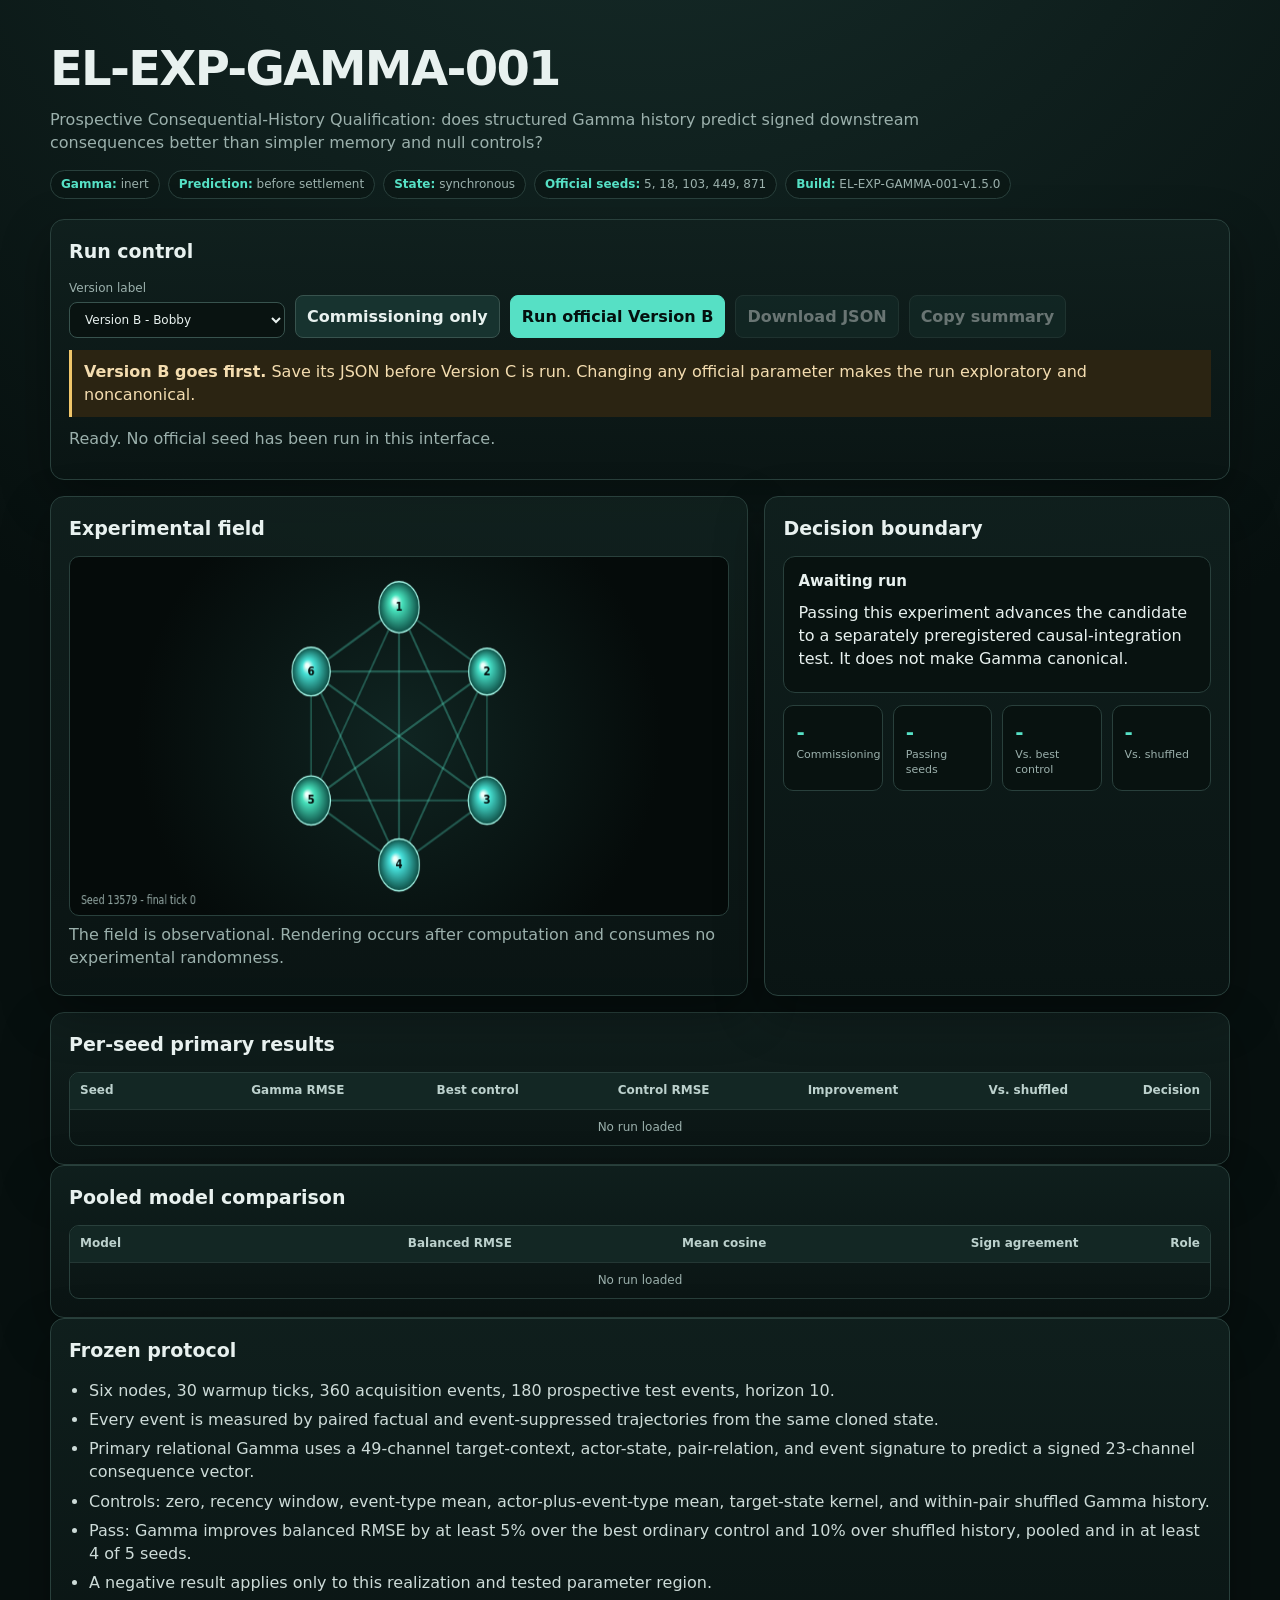
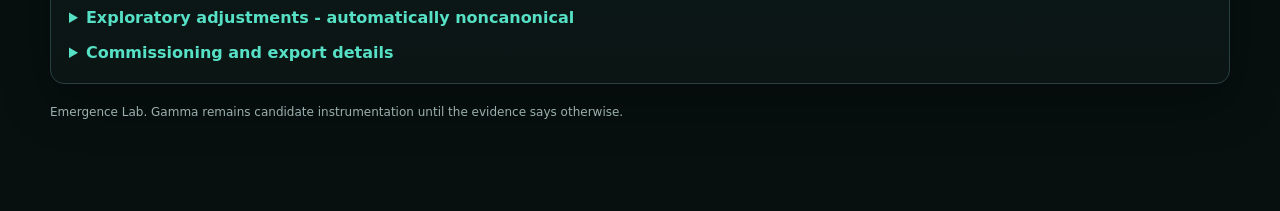
<file: experiments/gamma/EL-EXP-GAMMA-001-v1.5/app/EL-EXP-GAMMA-001.html>
<!doctype html>
<html lang="en">
<head>
  <meta charset="utf-8">
  <meta name="viewport" content="width=device-width, initial-scale=1">
  <title>EL-EXP-GAMMA-001</title>
  <style>
    :root {
      color-scheme: dark;
      --bg: #07100f;
      --panel: #0d1918;
      --panel-2: #112321;
      --line: #29403c;
      --text: #e8f1ef;
      --muted: #9bb0ac;
      --cyan: #56e0c5;
      --gold: #f0c66a;
      --red: #ff7777;
      --green: #83e28d;
      --blue: #73a7ff;
    }
    * { box-sizing: border-box; }
    body {
      margin: 0;
      background: radial-gradient(circle at 50% -20%, #18302d 0, var(--bg) 50%);
      color: var(--text);
      font-family: Inter, ui-sans-serif, system-ui, -apple-system, BlinkMacSystemFont, "Segoe UI", sans-serif;
      line-height: 1.45;
    }
    header, main { width: min(1180px, calc(100% - 32px)); margin: 0 auto; }
    header { padding: 34px 0 20px; }
    h1 { margin: 0 0 4px; font-size: clamp(28px, 4vw, 48px); letter-spacing: -0.035em; }
    h2 { margin: 0 0 14px; font-size: 19px; }
    h3 { margin: 0 0 8px; font-size: 15px; }
    p { margin: 7px 0; }
    code, pre { font-family: "SFMono-Regular", Consolas, "Liberation Mono", monospace; }
    .subtitle { color: var(--muted); font-size: 16px; max-width: 900px; }
    .badge-row { display: flex; flex-wrap: wrap; gap: 8px; margin-top: 16px; }
    .badge { border: 1px solid var(--line); border-radius: 999px; padding: 5px 10px; color: var(--muted); font-size: 12px; background: #0b1715cc; }
    .badge strong { color: var(--cyan); }
    main { padding-bottom: 50px; }
    .grid { display: grid; grid-template-columns: 1.2fr 0.8fr; gap: 16px; margin: 16px 0; }
    .panel { background: linear-gradient(180deg, #10201eeb, #0a1514eb); border: 1px solid var(--line); border-radius: 14px; padding: 18px; box-shadow: 0 18px 50px #0005; }
    .controls { display: flex; flex-wrap: wrap; gap: 10px; align-items: end; }
    label { display: grid; gap: 5px; color: var(--muted); font-size: 12px; }
    select, input, button {
      font: inherit;
      border-radius: 8px;
      border: 1px solid #38534e;
      background: #091311;
      color: var(--text);
      padding: 9px 11px;
    }
    input { width: 110px; }
    button { cursor: pointer; background: #17332f; font-weight: 700; }
    button.primary { background: var(--cyan); color: #04100e; border-color: var(--cyan); }
    button.gold { background: var(--gold); color: #171007; border-color: var(--gold); }
    button:disabled { opacity: 0.42; cursor: wait; }
    .warning { border-left: 3px solid var(--gold); padding: 10px 12px; background: #2b2412; color: #f4ddb0; margin-top: 12px; }
    .status { min-height: 44px; display: flex; align-items: center; color: var(--muted); }
    .status.running { color: var(--gold); }
    .status.good { color: var(--green); }
    .status.bad { color: var(--red); }
    .metric-grid { display: grid; grid-template-columns: repeat(4, minmax(0, 1fr)); gap: 10px; margin-top: 12px; }
    .metric { background: #081210; border: 1px solid var(--line); border-radius: 10px; padding: 12px; }
    .metric .value { font-size: 20px; font-weight: 800; color: var(--cyan); }
    .metric .label { color: var(--muted); font-size: 11px; }
    .verdict { border: 1px solid var(--line); border-radius: 12px; padding: 14px; background: #081210; }
    .verdict.advance { border-color: #477f50; }
    .verdict.hold { border-color: #78683d; }
    .verdict.invalid { border-color: #7c4040; }
    canvas { width: 100%; height: 360px; display: block; background: radial-gradient(circle, #102522, #050b0a 70%); border: 1px solid var(--line); border-radius: 10px; }
    .table-wrap { overflow: auto; border: 1px solid var(--line); border-radius: 10px; }
    table { width: 100%; border-collapse: collapse; min-width: 740px; font-size: 12px; }
    th, td { padding: 9px 10px; border-bottom: 1px solid #243734; text-align: right; }
    th:first-child, td:first-child { text-align: left; }
    th { background: #132724; color: #bcd1cd; position: sticky; top: 0; }
    tr:last-child td { border-bottom: 0; }
    .pass { color: var(--green); font-weight: 800; }
    .fail { color: var(--gold); font-weight: 800; }
    details { margin-top: 12px; }
    summary { cursor: pointer; color: var(--cyan); font-weight: 700; }
    .protocol-list { margin: 8px 0 0 20px; padding: 0; color: #cddbd8; }
    .protocol-list li { margin: 6px 0; }
    pre { white-space: pre-wrap; background: #07100f; border: 1px solid var(--line); border-radius: 8px; padding: 12px; color: #b7cbc7; max-height: 320px; overflow: auto; }
    footer { color: var(--muted); padding: 20px 0 40px; font-size: 12px; }
    @media (max-width: 860px) {
      .grid { grid-template-columns: 1fr; }
      .metric-grid { grid-template-columns: repeat(2, minmax(0, 1fr)); }
    }
  </style>
</head>
<body>
  <header>
    <h1>EL-EXP-GAMMA-001</h1>
    <div class="subtitle">Prospective Consequential-History Qualification: does structured Gamma history predict signed downstream consequences better than simpler memory and null controls?</div>
    <div class="badge-row">
      <span class="badge"><strong>Gamma:</strong> inert</span>
      <span class="badge"><strong>Prediction:</strong> before settlement</span>
      <span class="badge"><strong>State:</strong> synchronous</span>
      <span class="badge"><strong>Official seeds:</strong> 5, 18, 103, 449, 871</span>
      <span class="badge"><strong>Build:</strong> <span id="buildId"></span></span>
    </div>
  </header>

  <main>
    <section class="panel">
      <h2>Run control</h2>
      <div class="controls">
        <label>Version label
          <select id="version">
            <option value="B" selected>Version B - Bobby</option>
            <option value="C">Version C - Codex</option>
            <option value="A">Version A - Adjudication only</option>
          </select>
        </label>
        <button id="commission" type="button">Commissioning only</button>
        <button id="runOfficial" class="primary" type="button">Run official Version B</button>
        <button id="download" type="button" disabled>Download JSON</button>
        <button id="copy" type="button" disabled>Copy summary</button>
      </div>
      <div class="warning"><strong>Version B goes first.</strong> Save its JSON before Version C is run. Changing any official parameter makes the run exploratory and noncanonical.</div>
      <div id="status" class="status">Ready. No official seed has been run in this interface.</div>
    </section>

    <div class="grid">
      <section class="panel">
        <h2>Experimental field</h2>
        <canvas id="field" width="840" height="360" aria-label="Final six-node experimental field"></canvas>
        <p class="subtitle">The field is observational. Rendering occurs after computation and consumes no experimental randomness.</p>
      </section>
      <section class="panel">
        <h2>Decision boundary</h2>
        <div id="verdict" class="verdict">
          <h3>Awaiting run</h3>
          <p>Passing this experiment advances the candidate to a separately preregistered causal-integration test. It does not make Gamma canonical.</p>
        </div>
        <div class="metric-grid">
          <div class="metric"><div id="commissionMetric" class="value">-</div><div class="label">Commissioning</div></div>
          <div class="metric"><div id="seedMetric" class="value">-</div><div class="label">Passing seeds</div></div>
          <div class="metric"><div id="controlMetric" class="value">-</div><div class="label">Vs. best control</div></div>
          <div class="metric"><div id="shuffleMetric" class="value">-</div><div class="label">Vs. shuffled</div></div>
        </div>
      </section>
    </div>

    <section class="panel">
      <h2>Per-seed primary results</h2>
      <div class="table-wrap">
        <table>
          <thead><tr><th>Seed</th><th>Gamma RMSE</th><th>Best control</th><th>Control RMSE</th><th>Improvement</th><th>Vs. shuffled</th><th>Decision</th></tr></thead>
          <tbody id="seedRows"><tr><td colspan="7" style="text-align:center;color:#9bb0ac">No run loaded</td></tr></tbody>
        </table>
      </div>
    </section>

    <section class="panel">
      <h2>Pooled model comparison</h2>
      <div class="table-wrap">
        <table>
          <thead><tr><th>Model</th><th>Balanced RMSE</th><th>Mean cosine</th><th>Sign agreement</th><th>Role</th></tr></thead>
          <tbody id="modelRows"><tr><td colspan="5" style="text-align:center;color:#9bb0ac">No run loaded</td></tr></tbody>
        </table>
      </div>
    </section>

    <section class="panel">
      <h2>Frozen protocol</h2>
      <ul class="protocol-list">
        <li>Six nodes, 30 warmup ticks, 360 acquisition events, 180 prospective test events, horizon 10.</li>
        <li>Every event is measured by paired factual and event-suppressed trajectories from the same cloned state.</li>
        <li>Primary relational Gamma uses a 49-channel target-context, actor-state, pair-relation, and event signature to predict a signed 23-channel consequence vector.</li>
        <li>Controls: zero, recency window, event-type mean, actor-plus-event-type mean, target-state kernel, and within-pair shuffled Gamma history.</li>
        <li>Pass: Gamma improves balanced RMSE by at least 5% over the best ordinary control and 10% over shuffled history, pooled and in at least 4 of 5 seeds.</li>
        <li>A negative result applies only to this realization and tested parameter region.</li>
      </ul>
      <details>
        <summary>Exploratory adjustments - automatically noncanonical</summary>
        <div class="controls" style="margin-top:12px">
          <label>Sigma <input id="sigma" type="number" min="0.005" max="1" step="0.005" value="0.015"></label>
          <label>Archive capacity <input id="capacity" type="number" min="4" max="256" step="1" value="48"></label>
          <label>Horizon <input id="horizon" type="number" min="1" max="40" step="1" value="10"></label>
          <button id="runExploratory" class="gold" type="button">Run exploratory</button>
        </div>
      </details>
      <details>
        <summary>Commissioning and export details</summary>
        <pre id="details">No result.</pre>
      </details>
    </section>

    <footer>Emergence Lab. Gamma remains candidate instrumentation until the evidence says otherwise.</footer>
  </main>

  <script src="./EL-EXP-GAMMA-001-core.js"></script>
  <script>
    'use strict';

    const experiment = window.GammaExperiment;
    const elements = {
      buildId: document.getElementById('buildId'),
      version: document.getElementById('version'),
      commission: document.getElementById('commission'),
      runOfficial: document.getElementById('runOfficial'),
      runExploratory: document.getElementById('runExploratory'),
      download: document.getElementById('download'),
      copy: document.getElementById('copy'),
      status: document.getElementById('status'),
      verdict: document.getElementById('verdict'),
      commissionMetric: document.getElementById('commissionMetric'),
      seedMetric: document.getElementById('seedMetric'),
      controlMetric: document.getElementById('controlMetric'),
      shuffleMetric: document.getElementById('shuffleMetric'),
      seedRows: document.getElementById('seedRows'),
      modelRows: document.getElementById('modelRows'),
      details: document.getElementById('details'),
      field: document.getElementById('field'),
      sigma: document.getElementById('sigma'),
      capacity: document.getElementById('capacity'),
      horizon: document.getElementById('horizon')
    };
    let currentResult = null;

    elements.buildId.textContent = experiment.BUILD_ID;

    function percent(value) {
      return `${(100 * value).toFixed(2)}%`;
    }

    async function sha256(text) {
      const bytes = new TextEncoder().encode(text);
      const digest = await crypto.subtle.digest('SHA-256', bytes);
      return Array.from(new Uint8Array(digest)).map(value => value.toString(16).padStart(2, '0')).join('');
    }

    async function attachHashes(result) {
      const payload = experiment.stableStringify(experiment.scientificPayload(result));
      result.scientificSha256 = await sha256(payload);
      try {
        const [coreText, protocolText] = await Promise.all([
          fetch('./EL-EXP-GAMMA-001-core.js').then(response => response.text()),
          fetch('./EL-EXP-GAMMA-001-PROTOCOL.md').then(response => response.text())
        ]);
        result.artifacts = {
          coreSha256: await sha256(coreText),
          protocolSha256: await sha256(protocolText)
        };
      } catch (error) {
        result.artifacts = { coreSha256: null, warning: error.message };
      }
      return result;
    }

    function setBusy(busy, message) {
      [elements.commission, elements.runOfficial, elements.runExploratory].forEach(button => { button.disabled = busy; });
      elements.status.className = busy ? 'status running' : 'status';
      elements.status.textContent = message;
    }

    function modelRole(name) {
      return {
        zero: 'Null: predicts no consequence',
        recency: 'Simple recent-history control',
        typeMean: 'Simple event-class control',
        pairTypeMean: 'Actor + event-class control',
        stateKernel: 'Target-state similarity control',
        shuffledGammaRelational: 'Broken relational-history null',
        gammaRelational: 'Primary type baseline + Gamma residual',
        shuffledGammaDyadic: 'Within-pair broken-history null',
        gammaDyadic: 'Secondary pair-specific Gamma'
      }[name] || '';
    }

    function renderResult(result) {
      currentResult = result;
      elements.download.disabled = false;
      elements.copy.disabled = false;
      elements.commissionMetric.textContent = `${result.commissioning.passed}/${result.commissioning.total}`;
      elements.seedMetric.textContent = `${result.passingSeeds}/${result.seeds.length}`;
      elements.controlMetric.textContent = percent(result.pooledScore.baselineImprovement);
      elements.shuffleMetric.textContent = percent(result.pooledScore.shuffledImprovement);

      const verdictClass = !result.decision.valid ? 'invalid' : result.decision.advance ? 'advance' : 'hold';
      elements.verdict.className = `verdict ${verdictClass}`;
      elements.verdict.innerHTML = `<h3>${result.decision.verdict}</h3><p>${result.decision.boundary}</p>`;

      elements.seedRows.innerHTML = result.seedResults.map(seed => `
        <tr>
          <td>${seed.seed}</td>
          <td>${seed.score.gammaRmse.toFixed(8)}</td>
          <td>${seed.score.bestBaseline}</td>
          <td>${seed.score.bestBaselineRmse.toFixed(8)}</td>
          <td>${percent(seed.score.baselineImprovement)}</td>
          <td>${percent(seed.score.shuffledImprovement)}</td>
          <td class="${seed.score.pass ? 'pass' : 'fail'}">${seed.score.pass ? 'PASS' : 'NO'}</td>
        </tr>`).join('');

      elements.modelRows.innerHTML = Object.entries(result.pooledMetrics).map(([name, metric]) => `
        <tr>
          <td>${name}</td>
          <td>${metric.balancedRmse.toFixed(8)}</td>
          <td>${metric.meanCosine.toFixed(5)}</td>
          <td>${percent(metric.meanSignAgreement)}</td>
          <td>${modelRole(name)}</td>
        </tr>`).join('');

      elements.details.textContent = JSON.stringify({
        buildId: result.buildId,
        runVersion: result.runVersion,
        canonical: result.canonical,
        configHash: result.configHash,
        scientificFingerprint: result.scientificFingerprint,
        scientificSha256: result.scientificSha256,
        artifacts: result.artifacts,
        commissioning: result.commissioning,
        decision: result.decision
      }, null, 2);
      drawWorld(result.seedResults[result.seedResults.length - 1].finalWorld);
      elements.status.className = result.decision.valid ? 'status good' : 'status bad';
      elements.status.textContent = `${result.runVersion} complete. Save the JSON before another official replication.`;
    }

    function drawWorld(world) {
      const canvas = elements.field;
      const context = canvas.getContext('2d');
      context.clearRect(0, 0, canvas.width, canvas.height);
      const centerX = canvas.width / 2;
      const centerY = canvas.height / 2;
      const radius = Math.min(canvas.width, canvas.height) * 0.36;
      const points = world.nodes.map((node, index) => {
        const angle = -Math.PI / 2 + index * 2 * Math.PI / world.nodes.length;
        return { x: centerX + Math.cos(angle) * radius, y: centerY + Math.sin(angle) * radius, node };
      });

      for (let a = 0; a < points.length; a += 1) {
        for (let b = a + 1; b < points.length; b += 1) {
          const similarity = 1 - Math.abs(points[a].node.theta.coherence - points[b].node.theta.coherence);
          context.strokeStyle = `rgba(86, 224, 197, ${0.08 + 0.26 * similarity})`;
          context.lineWidth = 0.5 + 2 * similarity;
          context.beginPath();
          context.moveTo(points[a].x, points[a].y);
          context.lineTo(points[b].x, points[b].y);
          context.stroke();
        }
      }

      points.forEach(({ x, y, node }) => {
        const nodeRadius = 19 + 12 * node.X;
        const gradient = context.createRadialGradient(x - 5, y - 6, 2, x, y, nodeRadius);
        gradient.addColorStop(0, '#effffb');
        gradient.addColorStop(0.25, `hsl(${155 + 80 * node.Y} 72% 58%)`);
        gradient.addColorStop(1, '#0e4e45');
        context.fillStyle = gradient;
        context.beginPath();
        context.arc(x, y, nodeRadius, 0, Math.PI * 2);
        context.fill();
        context.strokeStyle = '#a4f4e5';
        context.lineWidth = 1.4;
        context.stroke();
        context.fillStyle = '#07100f';
        context.font = '700 13px system-ui';
        context.textAlign = 'center';
        context.textBaseline = 'middle';
        context.fillText(String(node.id + 1), x, y);
      });

      context.fillStyle = '#9bb0ac';
      context.font = '12px system-ui';
      context.textAlign = 'left';
      context.fillText(`Seed ${world.seed} - final tick ${world.tick}`, 14, canvas.height - 14);
    }

    async function execute(operation, label) {
      setBusy(true, label);
      await new Promise(resolve => setTimeout(resolve, 30));
      try {
        const result = operation();
        await attachHashes(result);
        renderResult(result);
      } catch (error) {
        elements.status.className = 'status bad';
        elements.status.textContent = `Run failed: ${error.message}`;
        elements.details.textContent = error.stack || error.message;
      } finally {
        [elements.commission, elements.runOfficial, elements.runExploratory].forEach(button => { button.disabled = false; });
      }
    }

    elements.version.addEventListener('change', () => {
      elements.runOfficial.textContent = `Run official Version ${elements.version.value}`;
    });

    elements.commission.addEventListener('click', () => execute(
      () => experiment.runCommissioningSmoke(),
      'Running excluded commissioning seed 13579...'
    ));

    elements.runOfficial.addEventListener('click', () => execute(
      () => experiment.runSuite({ runVersion: elements.version.value, canonical: true }),
      `Running official Version ${elements.version.value}...`
    ));

    elements.runExploratory.addEventListener('click', () => {
      const config = {
        ...JSON.parse(JSON.stringify(experiment.DEFAULT_CONFIG)),
        sigma: Number(elements.sigma.value),
        archiveCapacity: Number(elements.capacity.value),
        horizon: Number(elements.horizon.value)
      };
      execute(
        () => experiment.runSuite({ runVersion: 'EXPLORATORY', canonical: false, config }),
        'Running noncanonical exploratory configuration...'
      );
    });

    elements.download.addEventListener('click', () => {
      if (!currentResult) return;
      const blob = new Blob([`${JSON.stringify(currentResult, null, 2)}\n`], { type: 'application/json' });
      const link = document.createElement('a');
      link.href = URL.createObjectURL(blob);
      link.download = `EL-EXP-GAMMA-001-${currentResult.runVersion}-${currentResult.scientificFingerprint}.json`;
      link.click();
      URL.revokeObjectURL(link.href);
    });

    elements.copy.addEventListener('click', async () => {
      if (!currentResult) return;
      const summary = [
        `${currentResult.buildId} - Version ${currentResult.runVersion}`,
        `Canonical: ${currentResult.canonical}`,
        `Commissioning: ${currentResult.commissioning.passed}/${currentResult.commissioning.total}`,
        `Passing seeds: ${currentResult.passingSeeds}/${currentResult.seeds.length}`,
        `Vs best control: ${percent(currentResult.pooledScore.baselineImprovement)}`,
        `Vs shuffled: ${percent(currentResult.pooledScore.shuffledImprovement)}`,
        `Verdict: ${currentResult.decision.verdict}`,
        `Scientific fingerprint: ${currentResult.scientificFingerprint}`,
        `Scientific SHA-256: ${currentResult.scientificSha256}`
      ].join('\n');
      await navigator.clipboard.writeText(summary);
      elements.status.textContent = 'Summary copied.';
    });

    drawWorld(experiment.createWorld(experiment.DEFAULT_CONFIG.commissioningSeed));
  </script>
</body>
</html>
</file>
<file: shared/observatory-3d.css>
:root{
  --bg:#020711;
  --panel:rgba(7,16,27,.66);
  --line:rgba(147,202,223,.24);
  --cyan:#2df3ff;
  --violet:#9b62ff;
  --gold:#ffdc72;
  --pink:#ff5cbe;
  --green:#75ffaa;
  --text:#e8f5f8;
  --muted:#9fb4c2;
}
*{box-sizing:border-box}
html,body{
  min-height:100%;
  margin:0;
  background:var(--bg);
  color:var(--text);
  font-family:Inter,ui-sans-serif,system-ui,-apple-system,BlinkMacSystemFont,"Segoe UI",sans-serif;
  overflow:auto;
}
body:before{
  content:"";
  position:fixed;
  inset:0;
  pointer-events:none;
  background:
    radial-gradient(circle at 50% 40%,rgba(45,243,255,.10),transparent 32%),
    radial-gradient(circle at 76% 22%,rgba(155,98,255,.12),transparent 26%),
    linear-gradient(180deg,#020711,#050b15 52%,#020711);
}
.observatory-shell{
  position:relative;
  min-height:100vh;
  display:grid;
  grid-template-rows:auto 1fr;
}
.topbar{
  position:sticky;
  top:0;
  z-index:8;
  display:flex;
  align-items:center;
  justify-content:space-between;
  gap:18px;
  padding:18px 22px;
  border-bottom:1px solid var(--line);
  background:linear-gradient(90deg,rgba(2,7,17,.90),rgba(4,13,24,.66));
  backdrop-filter:blur(16px) saturate(1.4);
}
.brand{
  display:flex;
  align-items:center;
  gap:12px;
  color:#fff;
  text-decoration:none;
}
.brand-symbol{
  width:34px;
  height:34px;
  border:1px solid rgba(45,243,255,.55);
  border-radius:10px;
  background:linear-gradient(135deg,rgba(45,243,255,.22),rgba(155,98,255,.12));
  box-shadow:0 0 26px rgba(45,243,255,.18),inset 0 1px 0 rgba(255,255,255,.14);
  position:relative;
}
.brand-symbol:before,.brand-symbol:after{
  content:"";
  position:absolute;
  background:var(--cyan);
  opacity:.9;
  left:8px;
  right:8px;
  top:16px;
  height:1px;
  box-shadow:0 0 12px var(--cyan);
}
.brand-symbol:after{transform:rotate(90deg)}
.brand-title{
  display:block;
  font-size:13px;
  letter-spacing:.22em;
  font-weight:700;
}
.brand-subtitle{
  display:block;
  color:var(--muted);
  font-size:11px;
  letter-spacing:.08em;
  margin-top:2px;
}
.toplinks{
  display:flex;
  gap:14px;
  align-items:center;
  flex-wrap:wrap;
}
.toplinks a{
  color:#b8c9d4;
  text-decoration:none;
  text-transform:uppercase;
  font-size:11px;
  letter-spacing:.12em;
}
.toplinks a:hover{color:var(--cyan)}
.status-pill{
  border:1px solid rgba(117,255,170,.34);
  background:rgba(117,255,170,.08);
  color:#bafbd4;
  padding:8px 12px;
  border-radius:999px;
  font-size:11px;
  text-transform:uppercase;
  letter-spacing:.13em;
}
.viewport{
  position:relative;
  display:grid;
  grid-template-columns:360px 1fr 370px;
  min-height:calc(100vh - 78px);
}
canvas#observatory3d{
  position:absolute;
  inset:0;
  width:100%;
  height:100%;
  z-index:1;
}
.chamber-overlay{
  position:absolute;
  inset:0;
  z-index:2;
  pointer-events:none;
  background:
    radial-gradient(ellipse at center,transparent 38%,rgba(2,7,17,.16) 62%,rgba(2,7,17,.74) 100%),
    linear-gradient(90deg,rgba(2,7,17,.62),transparent 27%,transparent 73%,rgba(2,7,17,.62));
}
.scanline{
  position:absolute;
  inset:0;
  z-index:3;
  pointer-events:none;
  opacity:.18;
  background:repeating-linear-gradient(180deg,rgba(255,255,255,.018),rgba(255,255,255,.018) 1px,transparent 1px,transparent 5px);
  mix-blend-mode:screen;
}
.panel{
  position:relative;
  z-index:4;
  margin:18px;
  padding:18px;
  border:1px solid var(--line);
  border-radius:16px;
  background:linear-gradient(180deg,rgba(9,20,33,.72),rgba(3,10,18,.56));
  backdrop-filter:blur(18px) saturate(1.35);
  box-shadow:0 18px 60px rgba(0,0,0,.34),inset 0 1px 0 rgba(255,255,255,.07);
  align-self:start;
}
.left-panel{grid-column:1}
.right-panel{grid-column:3}
.panel h1,.panel h2,.panel h3{margin:0}
.kicker{
  color:#9befff;
  text-transform:uppercase;
  letter-spacing:.24em;
  font-size:10px;
  margin-bottom:12px;
}
.panel h1{
  font-size:28px;
  line-height:1.05;
  letter-spacing:-.03em;
}
.panel h2{
  font-size:17px;
  text-transform:uppercase;
  letter-spacing:.12em;
}
.panel p{
  color:#b8c9d4;
  line-height:1.55;
  font-size:13px;
}
.warn{
  margin-top:16px;
  border-left:2px solid var(--gold);
  padding:12px 14px;
  background:rgba(255,220,114,.07);
  color:#f1e0a3;
  font-size:12px;
  line-height:1.45;
}
.readout-grid{
  display:grid;
  grid-template-columns:1fr 1fr;
  gap:10px;
  margin-top:16px;
}
.readout{
  border:1px solid rgba(147,202,223,.18);
  border-radius:12px;
  padding:12px;
  background:rgba(4,12,20,.42);
}
.readout span{
  display:block;
  color:#879ca9;
  text-transform:uppercase;
  letter-spacing:.13em;
  font-size:9px;
  margin-bottom:6px;
}
.readout b{
  font-size:14px;
  color:#fff;
  font-weight:600;
}
.slider-stack{
  display:grid;
  gap:14px;
  margin-top:18px;
}
.control-row{
  display:grid;
  grid-template-columns:1fr auto;
  gap:10px;
  align-items:center;
}
.control-row label{
  color:#dceff4;
  font-size:11px;
  letter-spacing:.09em;
  text-transform:uppercase;
}
.control-row output{
  color:#9befff;
  font-size:11px;
  font-variant-numeric:tabular-nums;
}
.control-row input[type=range]{
  grid-column:1/-1;
  width:100%;
  accent-color:var(--cyan);
}
.control-help{
  grid-column:1/-1;
  color:#78909f;
  font-size:10px;
  line-height:1.35;
  margin-top:-6px;
}
.button-row{
  display:flex;
  gap:9px;
  flex-wrap:wrap;
  margin-top:15px;
}
.action-btn{
  border:1px solid rgba(45,243,255,.34);
  background:rgba(45,243,255,.08);
  color:#dffbff;
  padding:11px 13px;
  border-radius:12px;
  text-transform:uppercase;
  letter-spacing:.11em;
  font-size:10px;
  cursor:pointer;
}
.action-btn.secondary{
  border-color:rgba(147,202,223,.24);
  background:rgba(8,17,28,.62);
  color:#d7e8ee;
}
.action-btn:hover{border-color:rgba(45,243,255,.75)}
.experiment-card{
  margin-top:15px;
  border:1px solid rgba(155,98,255,.25);
  border-radius:12px;
  padding:13px;
  background:linear-gradient(135deg,rgba(155,98,255,.07),rgba(45,243,255,.04));
}
.experiment-card b{
  font-size:12px;
  text-transform:uppercase;
  letter-spacing:.10em;
}
.experiment-card p{
  margin:7px 0 0;
}
.progress-shell{
  margin-top:11px;
  height:6px;
  border-radius:999px;
  background:rgba(255,255,255,.07);
  overflow:hidden;
}
.progress-bar{
  height:100%;
  width:0;
  background:linear-gradient(90deg,var(--cyan),var(--violet));
  transition:width .12s linear;
}
.legend-list{
  display:grid;
  gap:10px;
  margin-top:14px;
}
.legend-row{
  display:flex;
  gap:10px;
  align-items:center;
  color:#b8c9d4;
  font-size:12px;
}
.legend-dot{
  width:8px;
  height:8px;
  border-radius:2px;
  background:var(--cyan);
  box-shadow:0 0 14px currentColor;
}
.controls{
  position:absolute;
  z-index:5;
  left:50%;
  bottom:20px;
  transform:translateX(-50%);
  display:flex;
  gap:10px;
  align-items:center;
  flex-wrap:wrap;
  justify-content:center;
}
.chip,button.chip{
  border:1px solid rgba(147,202,223,.24);
  background:rgba(8,17,28,.66);
  color:#d7e8ee;
  padding:10px 13px;
  border-radius:999px;
  text-transform:uppercase;
  letter-spacing:.12em;
  font-size:10px;
  backdrop-filter:blur(16px);
  cursor:pointer;
  text-decoration:none;
}
.chip.active{
  border-color:rgba(45,243,255,.75);
  box-shadow:0 0 22px rgba(45,243,255,.16);
  color:#9befff;
}
.bottom-strip{
  position:absolute;
  z-index:4;
  left:22px;
  right:22px;
  bottom:82px;
  display:grid;
  grid-template-columns:repeat(6,1fr);
  gap:8px;
}
.tick{
  border-top:1px solid rgba(147,202,223,.22);
  color:#8fa5b2;
  font-size:10px;
  letter-spacing:.1em;
  padding-top:8px;
  text-align:center;
}
.tick.active{
  color:#9befff;
  border-color:rgba(45,243,255,.75);
  text-shadow:0 0 12px rgba(45,243,255,.45);
}
.mode-note{
  position:absolute;
  right:24px;
  top:88px;
  z-index:5;
  color:#8fa5b2;
  font-size:11px;
  letter-spacing:.12em;
  text-transform:uppercase;
}
.mobile-toolbar,
.panel-close{
  display:none;
}
@media(max-width:1050px){
  html,body{
    height:100%;
    min-height:100%;
    overflow:hidden;
  }
  .observatory-shell{
    min-height:100svh;
  }
  .topbar{
    padding:10px 12px;
    gap:10px;
  }
  .brand-symbol{
    width:30px;
    height:30px;
  }
  .brand-title{
    font-size:11px;
    letter-spacing:.16em;
  }
  .brand-subtitle{
    font-size:9px;
  }
  .toplinks{
    gap:6px;
    justify-content:flex-end;
  }
  .toplinks a{
    display:none;
  }
  .status-pill{
    padding:6px 8px;
    font-size:8px;
    letter-spacing:.08em;
  }
  .viewport{
    display:block;
    height:calc(100svh - 58px);
    min-height:0;
    overflow:hidden;
  }
  canvas#observatory3d,
  .chamber-overlay,
  .scanline{
    position:absolute;
    inset:0;
    width:100%;
    height:100%;
  }
  .mode-note{
    display:none;
  }
  .mobile-toolbar{
    display:flex;
    position:absolute;
    z-index:12;
    top:10px;
    left:10px;
    right:10px;
    gap:8px;
    pointer-events:auto;
  }
  .mobile-toolbar .chip{
    flex:0 0 auto;
    padding:8px 11px;
    font-size:9px;
    background:rgba(4,12,20,.78);
  }
  .panel{
    display:none;
  }
  .panel.mobile-open{
    display:block;
    position:absolute;
    z-index:14;
    top:52px;
    left:10px;
    right:10px;
    bottom:auto;
    width:auto;
    height:calc(100% - 124px);
    max-height:calc(100% - 124px);
    min-height:0;
    margin:0;
    overflow-y:auto;
    overscroll-behavior:contain;
    -webkit-overflow-scrolling:touch;
    background:linear-gradient(180deg,rgba(7,17,29,.96),rgba(3,10,18,.94));
  }
  .left-panel,.right-panel{
    grid-column:auto;
  }
  .panel-close{
    display:block;
    position:sticky;
    top:0;
    z-index:2;
    margin:0 0 12px auto;
    border:1px solid rgba(147,202,223,.28);
    background:rgba(3,10,18,.86);
    color:#d7e8ee;
    padding:8px 10px;
    border-radius:999px;
    font-size:9px;
    text-transform:uppercase;
    letter-spacing:.1em;
    cursor:pointer;
  }
  .bottom-strip{
    display:none;
  }
  .controls{
    position:absolute;
    z-index:12;
    left:10px;
    right:10px;
    bottom:max(10px,env(safe-area-inset-bottom));
    transform:none;
    flex-wrap:nowrap;
    justify-content:flex-start;
    overflow-x:auto;
    scrollbar-width:none;
    padding-bottom:2px;
  }
  .controls::-webkit-scrollbar{
    display:none;
  }
  .controls .chip{
    flex:0 0 auto;
    white-space:nowrap;
    padding:8px 10px;
    font-size:9px;
    background:rgba(4,12,20,.78);
  }
}
@media(max-width:520px){
  .status-pill{
    max-width:142px;
    white-space:normal;
    line-height:1.2;
    text-align:right;
  }
  .readout-grid{
    grid-template-columns:1fr 1fr;
  }
  .panel{
    padding:15px;
  }
  .panel h1{
    font-size:24px;
  }
}
</file>
<file: shared/el-style.css>
:root{--bg:#03050d;--panel:#071122;--panel2:#0b1730;--line:#1e365f;--line2:#355f9a;--text:#f1f7ff;--muted:#9db1d3;--cyan:#38f3ff;--violet:#d750ff;--gold:#ffd55d;--green:#4dff9a;--red:#ff5a7a;--shadow:0 24px 80px rgba(0,0,0,.45)}*{box-sizing:border-box}html{scroll-behavior:smooth}body{margin:0;background:radial-gradient(circle at 50% -10%,rgba(56,243,255,.20),transparent 38%),radial-gradient(circle at 90% 20%,rgba(215,80,255,.16),transparent 30%),linear-gradient(180deg,#02040b,#071020 38%,#03050d);color:var(--text);font-family:Inter,ui-sans-serif,system-ui,-apple-system,Segoe UI,sans-serif}a{color:inherit;text-decoration:none}button,.button{font:inherit;color:var(--text);background:linear-gradient(180deg,#102243,#09162e);border:1px solid var(--line2);border-radius:12px;padding:10px 13px;cursor:pointer;box-shadow:0 8px 25px rgba(0,0,0,.22)}button:hover,.button:hover{border-color:var(--cyan);box-shadow:0 0 24px rgba(56,243,255,.14)}.panel{background:linear-gradient(180deg,rgba(9,20,42,.88),rgba(4,10,22,.86));border:1px solid var(--line);border-radius:22px;box-shadow:var(--shadow);backdrop-filter:blur(12px)}.muted{color:var(--muted)}.accent{color:var(--cyan)}.gold{color:var(--gold)}.violet{color:var(--violet)}.grid{display:grid;gap:18px}.two{grid-template-columns:1.1fr .9fr}.three{grid-template-columns:repeat(3,1fr)}header{position:sticky;top:0;z-index:10;background:rgba(3,5,13,.72);border-bottom:1px solid var(--line);backdrop-filter:blur(16px)}nav{max-width:1440px;margin:auto;padding:16px 24px;display:flex;align-items:center;justify-content:space-between;gap:18px}.brand{display:flex;align-items:center;gap:12px;letter-spacing:.18em;text-transform:uppercase;font-weight:700}.brand .sig{width:40px;height:40px;border:1px solid var(--line2);border-radius:50%;position:relative;box-shadow:0 0 28px rgba(56,243,255,.22)}.brand .sig:before,.brand .sig:after{content:"";position:absolute;inset:7px;border:1px solid var(--cyan);border-radius:50%;transform:rotate(55deg)}.brand .sig:after{border-color:var(--violet);transform:rotate(-55deg)}.navlinks{display:flex;gap:18px;align-items:center;color:var(--muted);font-size:13px}main{max-width:1440px;margin:auto;padding:28px 24px 70px}h1,h2,h3{font-family:Georgia,serif;line-height:1.02}h1{font-size:clamp(42px,7vw,96px);margin:0}h2{font-size:clamp(28px,4vw,52px);margin:0 0 12px}h3{font-size:22px;margin:0 0 8px}.kicker{letter-spacing:.18em;text-transform:uppercase;color:var(--cyan);font-size:12px;font-weight:800}.hero{min-height:72vh;display:grid;grid-template-columns:1fr minmax(420px,.78fr);align-items:center;gap:26px}.hero-copy{padding:34px}.hero p{font-size:18px;color:var(--muted);max-width:760px;line-height:1.65}.stats{display:grid;grid-template-columns:repeat(4,1fr);gap:12px;margin-top:24px}.stat{padding:14px;border:1px solid var(--line);border-radius:16px;background:rgba(255,255,255,.025)}.stat b{font-size:28px;color:var(--cyan);font-weight:700}.stat span{display:block;color:var(--muted);font-size:11px;text-transform:uppercase;letter-spacing:.12em}.node-card{padding:18px;min-height:530px;position:relative;overflow:hidden}.node-card canvas{width:100%;height:420px;display:block}.node-card:after{content:"";position:absolute;inset:auto -20% -20% -20%;height:180px;background:radial-gradient(circle,rgba(56,243,255,.12),transparent 65%)}.status{display:grid;grid-template-columns:repeat(3,1fr);gap:10px}.status div{padding:10px;border:1px solid var(--line);border-radius:12px;background:rgba(0,0,0,.18)}.status b{display:block}.status span{font-size:11px;color:var(--muted)}section{margin-top:28px}.card{padding:24px}.live-frame{height:720px;width:100%;border:0;border-radius:22px;background:#02040b}.feed{display:grid;gap:8px;font-size:13px;color:var(--muted)}.feed b{color:var(--text)}.footer{color:var(--muted);font-size:12px;border-top:1px solid var(--line);padding-top:22px;margin-top:32px;display:flex;justify-content:space-between;gap:20px}@media(max-width:1050px){.hero,.two,.three{grid-template-columns:1fr}.navlinks{display:none}.stats{grid-template-columns:repeat(2,1fr)}.live-frame{height:780px}}@media(max-width:620px){main,nav{padding-left:14px;padding-right:14px}.hero-copy,.card,.node-card{padding:18px}.stats,.status{grid-template-columns:1fr}}
</file>
